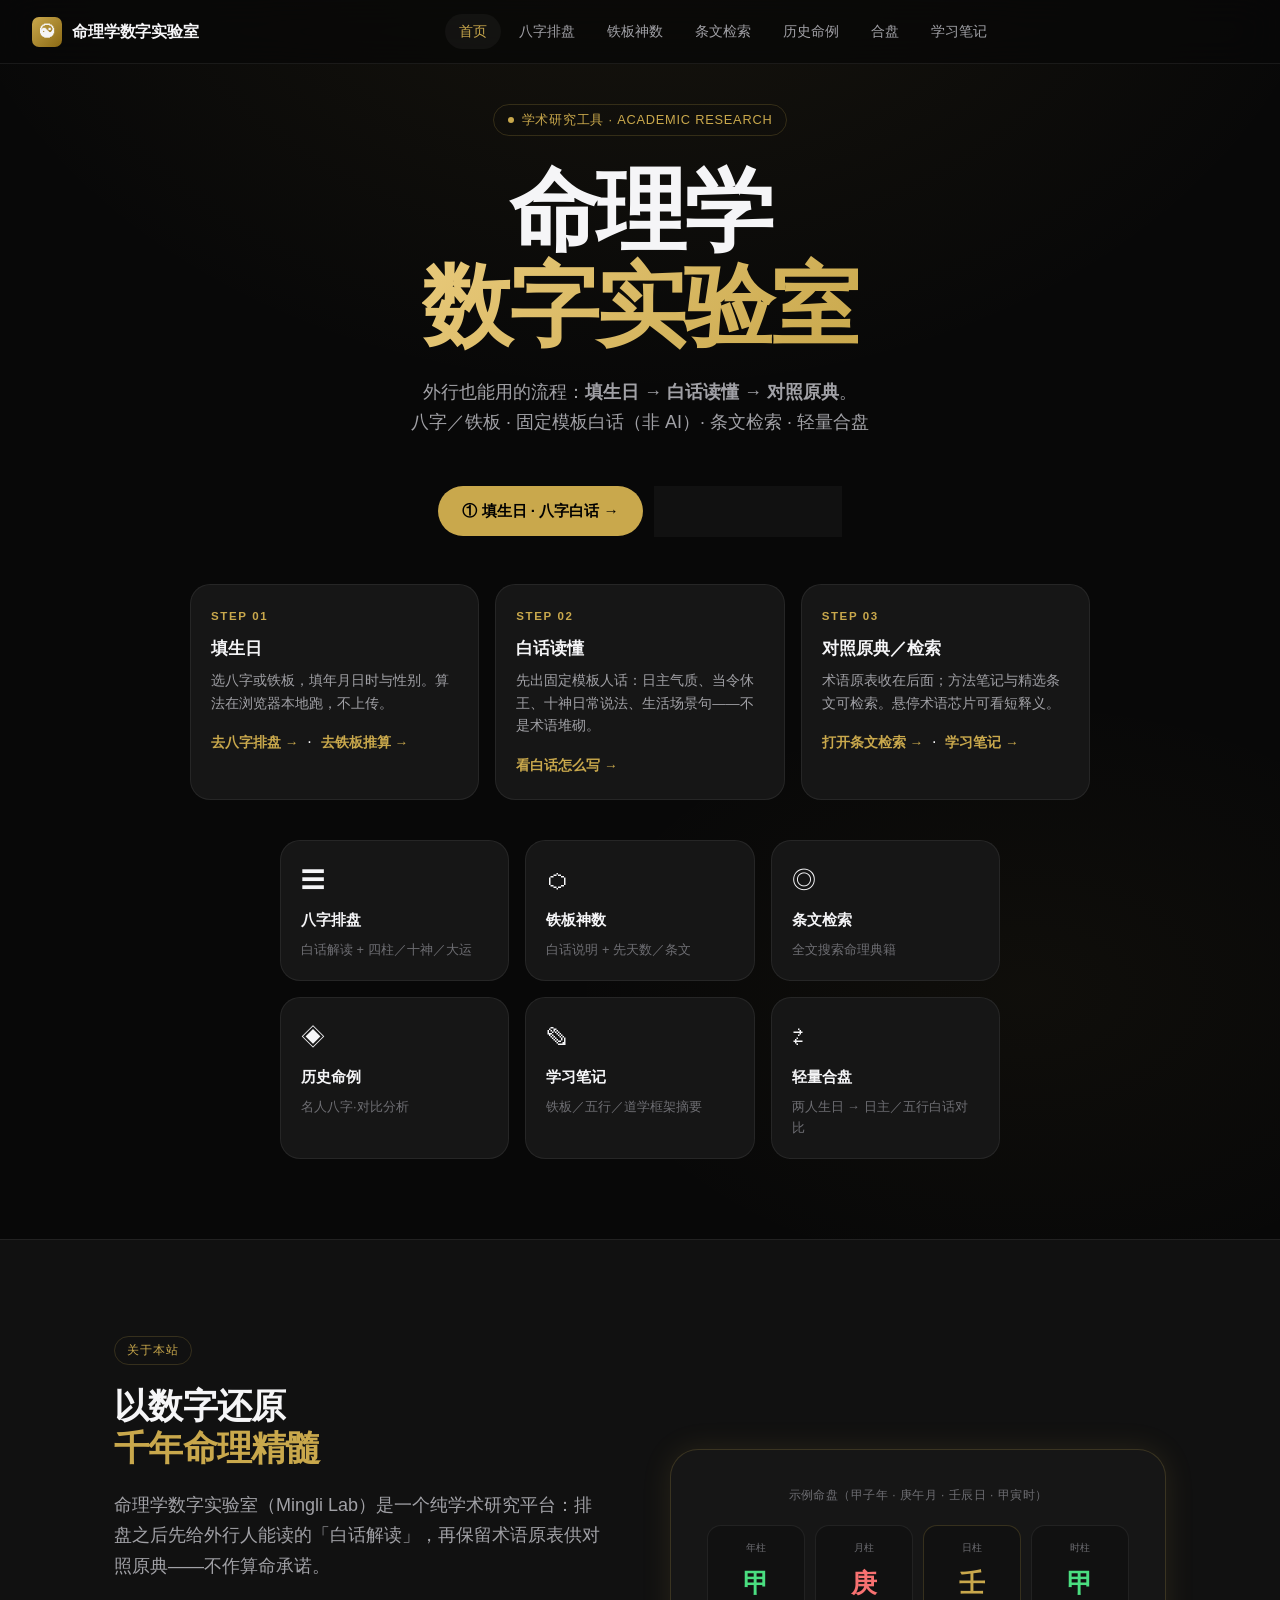
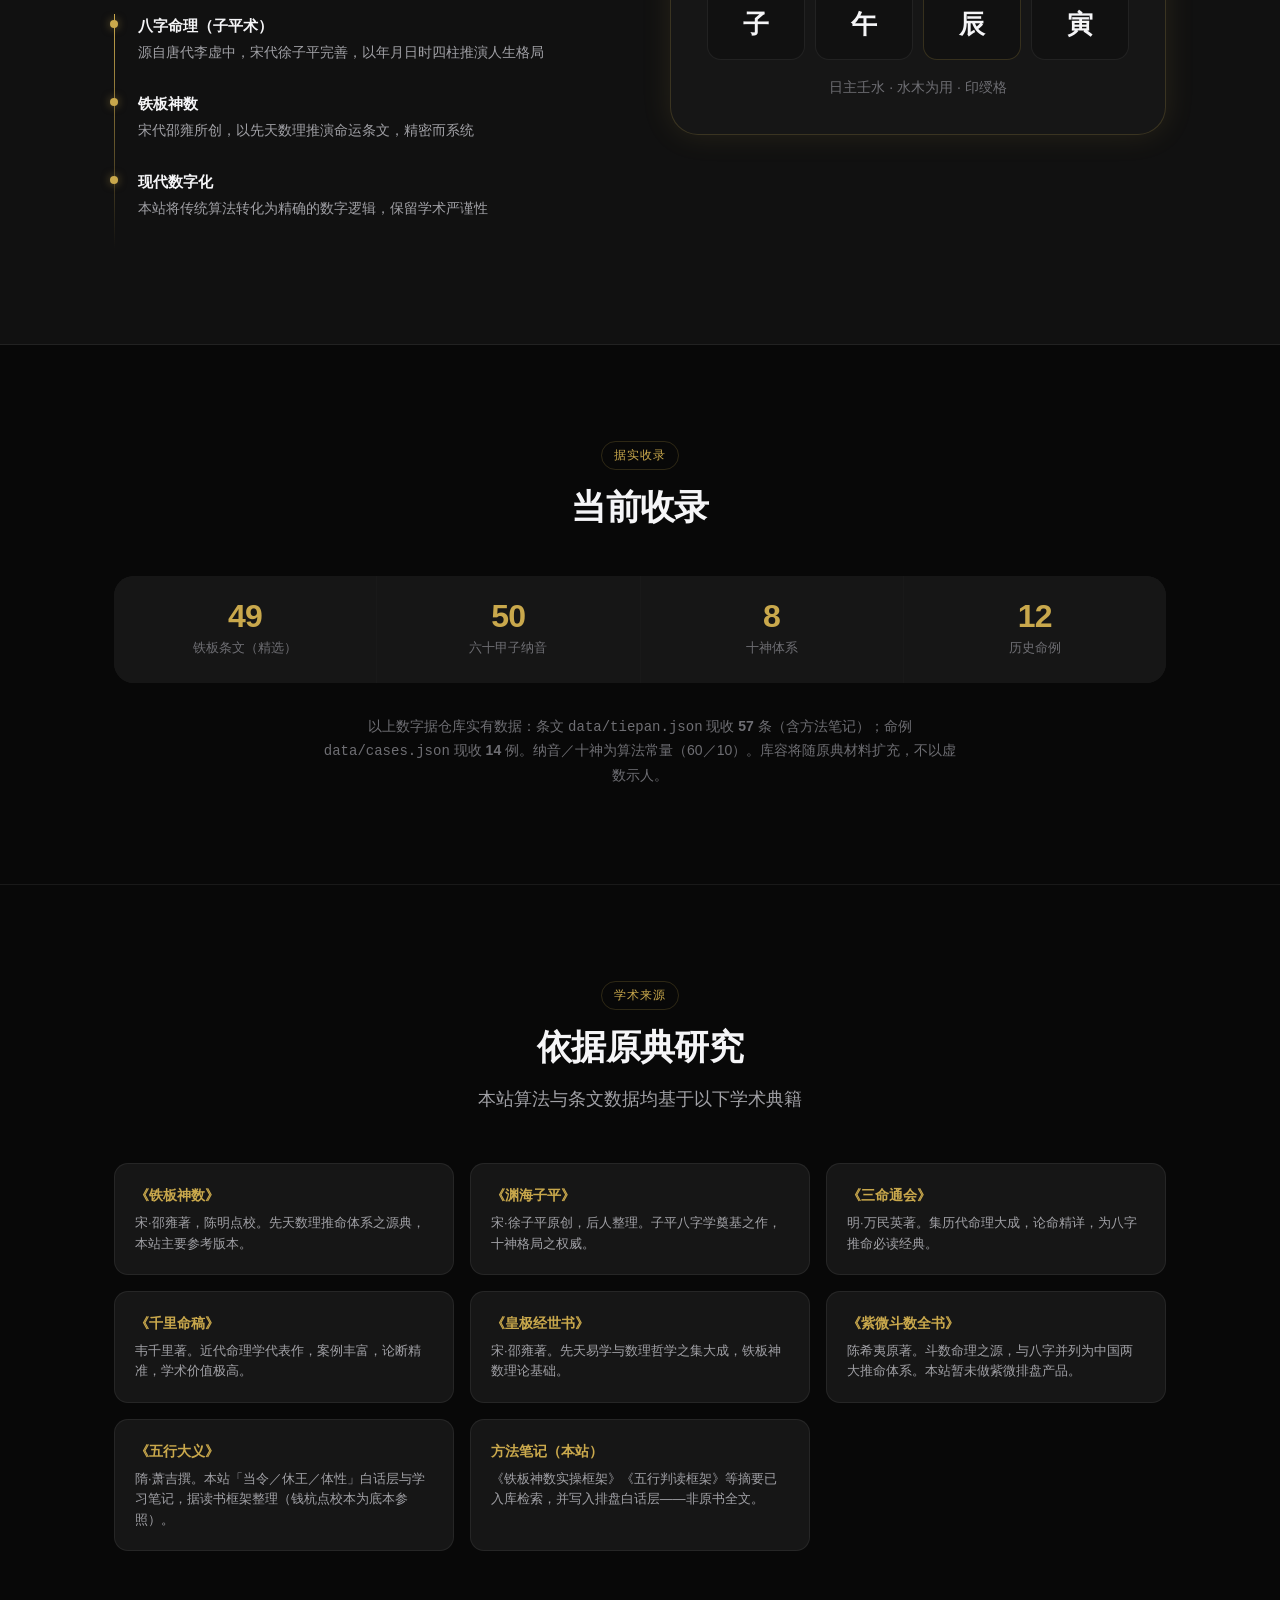
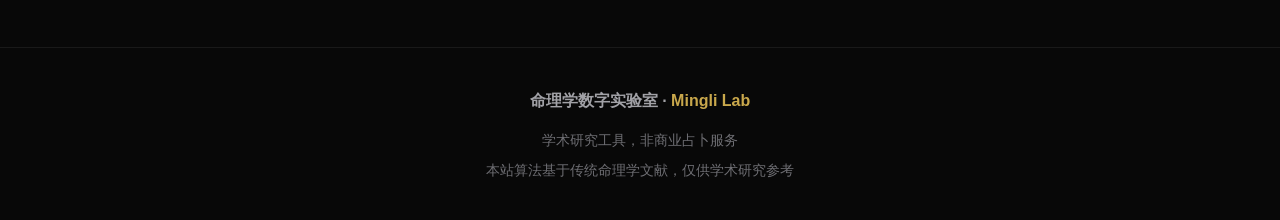
<file: index.html>
<!DOCTYPE html>
<html lang="zh-CN">
<head>
  <meta charset="UTF-8">
  <meta name="viewport" content="width=device-width, initial-scale=1.0">
  <title>命理学数字实验室 · Mingli Lab</title>
  <meta name="description" content="命理实验室：填生日→白话读懂→对照原典。八字／铁板排盘、条文检索、轻量合盘（学术小工具，非算命）">
  <link rel="stylesheet" href="css/style.css">
  <style>
    /* ── 主页专属样式 ── */
    .hero-grid {
      display: grid;
      grid-template-columns: repeat(3, 1fr);
      gap: 16px;
      max-width: 720px;
      margin: 40px auto 0;
      animation: fadeUp 0.6s 0.4s var(--ease) both;
    }
    .mini-card {
      background: var(--bg-card);
      border: 1px solid var(--border);
      border-radius: var(--radius-lg);
      padding: 20px;
      text-align: left;
      text-decoration: none;
      display: flex;
      flex-direction: column;
      gap: 8px;
      transition: all var(--duration) var(--ease);
    }
    .mini-card:hover {
      border-color: var(--border-gold);
      background: var(--bg-card-hover);
      transform: translateY(-2px);
      box-shadow: var(--shadow-gold);
    }
    .mini-card__icon { font-size: 1.5rem; }
    .mini-card__title { font-size: 0.95rem; font-weight: 600; color: var(--text-primary); }
    .mini-card__desc { font-size: 0.8rem; color: var(--text-tertiary); }

    .about-grid {
      display: grid;
      grid-template-columns: 1fr 1fr;
      gap: 60px;
      align-items: center;
    }
    .about-visual {
      background: var(--bg-card);
      border: 1px solid var(--border-gold);
      border-radius: var(--radius-xl);
      padding: 36px;
      text-align: center;
      box-shadow: var(--shadow-gold);
      animation: goldPulse 4s ease infinite;
    }
    .pillars-mini {
      display: grid;
      grid-template-columns: repeat(4, 1fr);
      gap: 10px;
      margin: 0 auto;
    }
    .pillar-mini {
      background: var(--bg-secondary);
      border: 1px solid var(--border);
      border-radius: var(--radius-md);
      padding: 14px 8px;
      text-align: center;
    }
    .pillar-mini .stem { font-size: 1.6rem; font-weight: 700; color: var(--gold); }
    .pillar-mini .branch { font-size: 1.6rem; font-weight: 700; color: var(--text-primary); }
    .pillar-mini .lbl { font-size: 0.65rem; color: var(--text-tertiary); margin-bottom: 6px; }

    .timeline {
      position: relative;
      padding-left: 24px;
    }
    .timeline::before {
      content: '';
      position: absolute;
      left: 0; top: 0; bottom: 0;
      width: 1px;
      background: linear-gradient(to bottom, var(--gold), transparent);
    }
    .timeline-item {
      position: relative;
      padding-bottom: 28px;
    }
    .timeline-item::before {
      content: '';
      position: absolute;
      left: -28px; top: 6px;
      width: 8px; height: 8px;
      border-radius: 50%;
      background: var(--gold);
      box-shadow: 0 0 8px rgba(201,168,76,0.5);
    }
    .timeline-item h4 { font-size: 0.95rem; font-weight: 600; margin-bottom: 4px; }
    .timeline-item p  { font-size: 0.85rem; color: var(--text-secondary); }

    .source-grid {
      display: grid;
      grid-template-columns: repeat(3, 1fr);
      gap: 16px;
    }
    .source-item {
      background: var(--bg-card);
      border: 1px solid var(--border);
      border-radius: var(--radius-md);
      padding: 20px;
    }
    .source-item__title { font-size: 0.9rem; font-weight: 600; margin-bottom: 6px; color: var(--gold); }
    .source-item__desc  { font-size: 0.8rem; color: var(--text-secondary); }
  </style>
</head>
<body>

<!-- ── 导航 ── -->
<nav class="nav">
  <div class="nav__logo">
    <div class="nav__logo-icon">☯</div>
    <span>命理学数字实验室</span>
  </div>
  <ul class="nav__links">
    <li><a href="index.html" class="active">首页</a></li>
    <li><a href="bazi.html">八字排盘</a></li>
    <li><a href="tiepan.html">铁板神数</a></li>
    <li><a href="search.html">条文检索</a></li>
    <li><a href="cases.html">历史命例</a></li>
    <li><a href="hepan.html">合盘</a></li>
    <li><a href="notes.html">学习笔记</a></li>
  </ul>
  <div class="nav-toggle" aria-label="菜单"><span></span><span></span><span></span></div>
</nav>

<!-- ── Hero ── -->
<section class="hero">
  <div class="hero__bg"></div>
  <div class="hero__eyebrow">学术研究工具 · Academic Research</div>
  <h1 class="display-xl hero__title">
    命理学<br><em>数字实验室</em>
  </h1>
  <p class="hero__subtitle">
    外行也能用的流程：<strong>填生日 → 白话读懂 → 对照原典</strong>。<br>
    八字／铁板 · 固定模板白话（非 AI）· 条文检索 · 轻量合盘
  </p>
  <div class="hero__actions">
    <a href="bazi.html" class="btn btn-primary">① 填生日 · 八字白话 →</a>
    <a href="tiepan.html" class="btn btn-secondary">① 填生日 · 铁板白话</a>
  </div>

  <div class="path-steps" style="animation: fadeUp 0.6s 0.35s var(--ease) both;">
    <div class="path-step">
      <div class="path-step__num">STEP 01</div>
      <div class="path-step__title">填生日</div>
      <div class="path-step__desc">选八字或铁板，填年月日时与性别。算法在浏览器本地跑，不上传。</div>
      <a class="path-step__cta" href="bazi.html">去八字排盘 →</a>
      &nbsp;·&nbsp;
      <a class="path-step__cta" href="tiepan.html">去铁板推算 →</a>
    </div>
    <div class="path-step">
      <div class="path-step__num">STEP 02</div>
      <div class="path-step__title">白话读懂</div>
      <div class="path-step__desc">先出固定模板人话：日主气质、当令休王、十神日常说法、生活场景句——不是术语堆砌。</div>
      <a class="path-step__cta" href="bazi.html">看白话怎么写 →</a>
    </div>
    <div class="path-step">
      <div class="path-step__num">STEP 03</div>
      <div class="path-step__title">对照原典／检索</div>
      <div class="path-step__desc">术语原表收在后面；方法笔记与精选条文可检索。悬停术语芯片可看短释义。</div>
      <a class="path-step__cta" href="search.html">打开条文检索 →</a>
      &nbsp;·&nbsp;
      <a class="path-step__cta" href="notes.html">学习笔记 →</a>
    </div>
  </div>

  <!-- 迷你四柱展示 -->
  <div class="hero-grid">
    <a href="bazi.html" class="mini-card">
      <div class="mini-card__icon">☰</div>
      <div class="mini-card__title">八字排盘</div>
      <div class="mini-card__desc">白话解读 + 四柱／十神／大运</div>
    </a>
    <a href="tiepan.html" class="mini-card">
      <div class="mini-card__icon">⬡</div>
      <div class="mini-card__title">铁板神数</div>
      <div class="mini-card__desc">白话说明 + 先天数／条文</div>
    </a>
    <a href="search.html" class="mini-card">
      <div class="mini-card__icon">◎</div>
      <div class="mini-card__title">条文检索</div>
      <div class="mini-card__desc">全文搜索命理典籍</div>
    </a>
    <a href="cases.html" class="mini-card">
      <div class="mini-card__icon">◈</div>
      <div class="mini-card__title">历史命例</div>
      <div class="mini-card__desc">名人八字·对比分析</div>
    </a>
    <a href="notes.html" class="mini-card">
      <div class="mini-card__icon">✎</div>
      <div class="mini-card__title">学习笔记</div>
      <div class="mini-card__desc">铁板／五行／道学框架摘要</div>
    </a>
    <a href="hepan.html" class="mini-card">
      <div class="mini-card__icon">⇄</div>
      <div class="mini-card__title">轻量合盘</div>
      <div class="mini-card__desc">两人生日 → 日主／五行白话对比</div>
    </a>
  </div>
</section>

<!-- ── 关于 ── -->
<section class="section" style="background: var(--bg-secondary); border-top: 1px solid var(--border); border-bottom: 1px solid var(--border);">
  <div class="container">
    <div class="about-grid">
      <div>
        <div class="page-header__label" style="margin-bottom:20px;">关于本站</div>
        <h2 class="display-md" style="margin-bottom:20px;">
          以数字还原<br><span class="text-gold">千年命理精髓</span>
        </h2>
        <p class="body-lg text-secondary" style="margin-bottom:32px;">
          命理学数字实验室（Mingli Lab）是一个纯学术研究平台：排盘之后先给外行人能读的「白话解读」，再保留术语原表供对照原典——不作算命承诺。
        </p>
        <div class="timeline">
          <div class="timeline-item">
            <h4>八字命理（子平术）</h4>
            <p>源自唐代李虚中，宋代徐子平完善，以年月日时四柱推演人生格局</p>
          </div>
          <div class="timeline-item">
            <h4>铁板神数</h4>
            <p>宋代邵雍所创，以先天数理推演命运条文，精密而系统</p>
          </div>
          <div class="timeline-item">
            <h4>现代数字化</h4>
            <p>本站将传统算法转化为精确的数字逻辑，保留学术严谨性</p>
          </div>
        </div>
      </div>

      <div class="about-visual">
        <p class="caption text-tertiary" style="margin-bottom:20px;">示例命盘（甲子年 · 庚午月 · 壬辰日 · 甲寅时）</p>
        <div class="pillars-mini">
          <div class="pillar-mini">
            <div class="lbl">年柱</div>
            <div class="stem" style="color:var(--el-wood, #4ade80)">甲</div>
            <div class="branch">子</div>
          </div>
          <div class="pillar-mini">
            <div class="lbl">月柱</div>
            <div class="stem" style="color:var(--el-fire, #f87171)">庚</div>
            <div class="branch">午</div>
          </div>
          <div class="pillar-mini" style="border-color:var(--border-gold)">
            <div class="lbl">日柱</div>
            <div class="stem" style="color:var(--gold)">壬</div>
            <div class="branch">辰</div>
          </div>
          <div class="pillar-mini">
            <div class="lbl">时柱</div>
            <div class="stem" style="color:var(--el-wood, #4ade80)">甲</div>
            <div class="branch">寅</div>
          </div>
        </div>
        <p class="body-sm text-tertiary" style="margin-top:16px;">日主壬水 · 水木为用 · 印绶格</p>
      </div>
    </div>
  </div>
</section>

<!-- ── 数据统计 ── -->
<section class="section">
  <div class="container">
    <div class="text-center" style="margin-bottom:48px;">
      <div class="page-header__label" style="margin-bottom:16px; display:inline-block">据实收录</div>
      <h2 class="display-md">当前收录</h2>
    </div>
    <div class="stats">
      <div class="stat">
        <div class="stat__num" data-target="57">0</div>
        <div class="stat__label">铁板条文（精选）</div>
      </div>
      <div class="stat">
        <div class="stat__num" data-target="60">0</div>
        <div class="stat__label">六十甲子纳音</div>
      </div>
      <div class="stat">
        <div class="stat__num" data-target="10">0</div>
        <div class="stat__label">十神体系</div>
      </div>
      <div class="stat">
        <div class="stat__num" data-target="14">0</div>
        <div class="stat__label">历史命例</div>
      </div>
    </div>
    <p class="body-sm text-tertiary text-center" style="margin-top:28px;max-width:640px;margin-left:auto;margin-right:auto;line-height:1.7;">
      以上数字据仓库实有数据：条文 <code>data/tiepan.json</code> 现收 <strong>57</strong> 条（含方法笔记）；命例 <code>data/cases.json</code> 现收 <strong>14</strong> 例。纳音／十神为算法常量（60／10）。库容将随原典材料扩充，不以虚数示人。
    </p>
  </div>
</section>

<!-- ── 典籍来源 ── -->
<section class="section" style="border-top: 1px solid var(--border);">
  <div class="container">
    <div class="text-center" style="margin-bottom:48px;">
      <div class="page-header__label" style="margin-bottom:16px; display:inline-block">学术来源</div>
      <h2 class="display-md">依据原典研究</h2>
      <p class="body-lg text-secondary" style="margin-top:16px;">本站算法与条文数据均基于以下学术典籍</p>
    </div>
    <div class="source-grid">
      <div class="source-item">
        <div class="source-item__title">《铁板神数》</div>
        <div class="source-item__desc">宋·邵雍著，陈明点校。先天数理推命体系之源典，本站主要参考版本。</div>
      </div>
      <div class="source-item">
        <div class="source-item__title">《渊海子平》</div>
        <div class="source-item__desc">宋·徐子平原创，后人整理。子平八字学奠基之作，十神格局之权威。</div>
      </div>
      <div class="source-item">
        <div class="source-item__title">《三命通会》</div>
        <div class="source-item__desc">明·万民英著。集历代命理大成，论命精详，为八字推命必读经典。</div>
      </div>
      <div class="source-item">
        <div class="source-item__title">《千里命稿》</div>
        <div class="source-item__desc">韦千里著。近代命理学代表作，案例丰富，论断精准，学术价值极高。</div>
      </div>
      <div class="source-item">
        <div class="source-item__title">《皇极经世书》</div>
        <div class="source-item__desc">宋·邵雍著。先天易学与数理哲学之集大成，铁板神数理论基础。</div>
      </div>
      <div class="source-item">
        <div class="source-item__title">《紫微斗数全书》</div>
        <div class="source-item__desc">陈希夷原著。斗数命理之源，与八字并列为中国两大推命体系。本站暂未做紫微排盘产品。</div>
      </div>
      <div class="source-item">
        <div class="source-item__title">《五行大义》</div>
        <div class="source-item__desc">隋·萧吉撰。本站「当令／休王／体性」白话层与学习笔记，据读书框架整理（钱杭点校本为底本参照）。</div>
      </div>
      <div class="source-item">
        <div class="source-item__title">方法笔记（本站）</div>
        <div class="source-item__desc">《铁板神数实操框架》《五行判读框架》等摘要已入库检索，并写入排盘白话层——非原书全文。</div>
      </div>
    </div>
  </div>
</section>

<!-- ── Footer ── -->
<footer class="footer">
  <div class="container">
    <div class="footer__logo">命理学数字实验室 · <em>Mingli Lab</em></div>
    <p style="margin-bottom:8px;">学术研究工具，非商业占卜服务</p>
    <p>本站算法基于传统命理学文献，仅供学术研究参考</p>
  </div>
</footer>

<script src="js/main.js"></script>
<script>
  // 数字滚动动画
  const stats = document.querySelectorAll('.stat__num[data-target]');
  const observer = new IntersectionObserver(entries => {
    entries.forEach(e => {
      if (e.isIntersecting) {
        ML.animateNumber(e.target, +e.target.dataset.target);
        observer.unobserve(e.target);
      }
    });
  }, { threshold: 0.5 });
  stats.forEach(el => observer.observe(el));
</script>
</body>
</html>
</file>
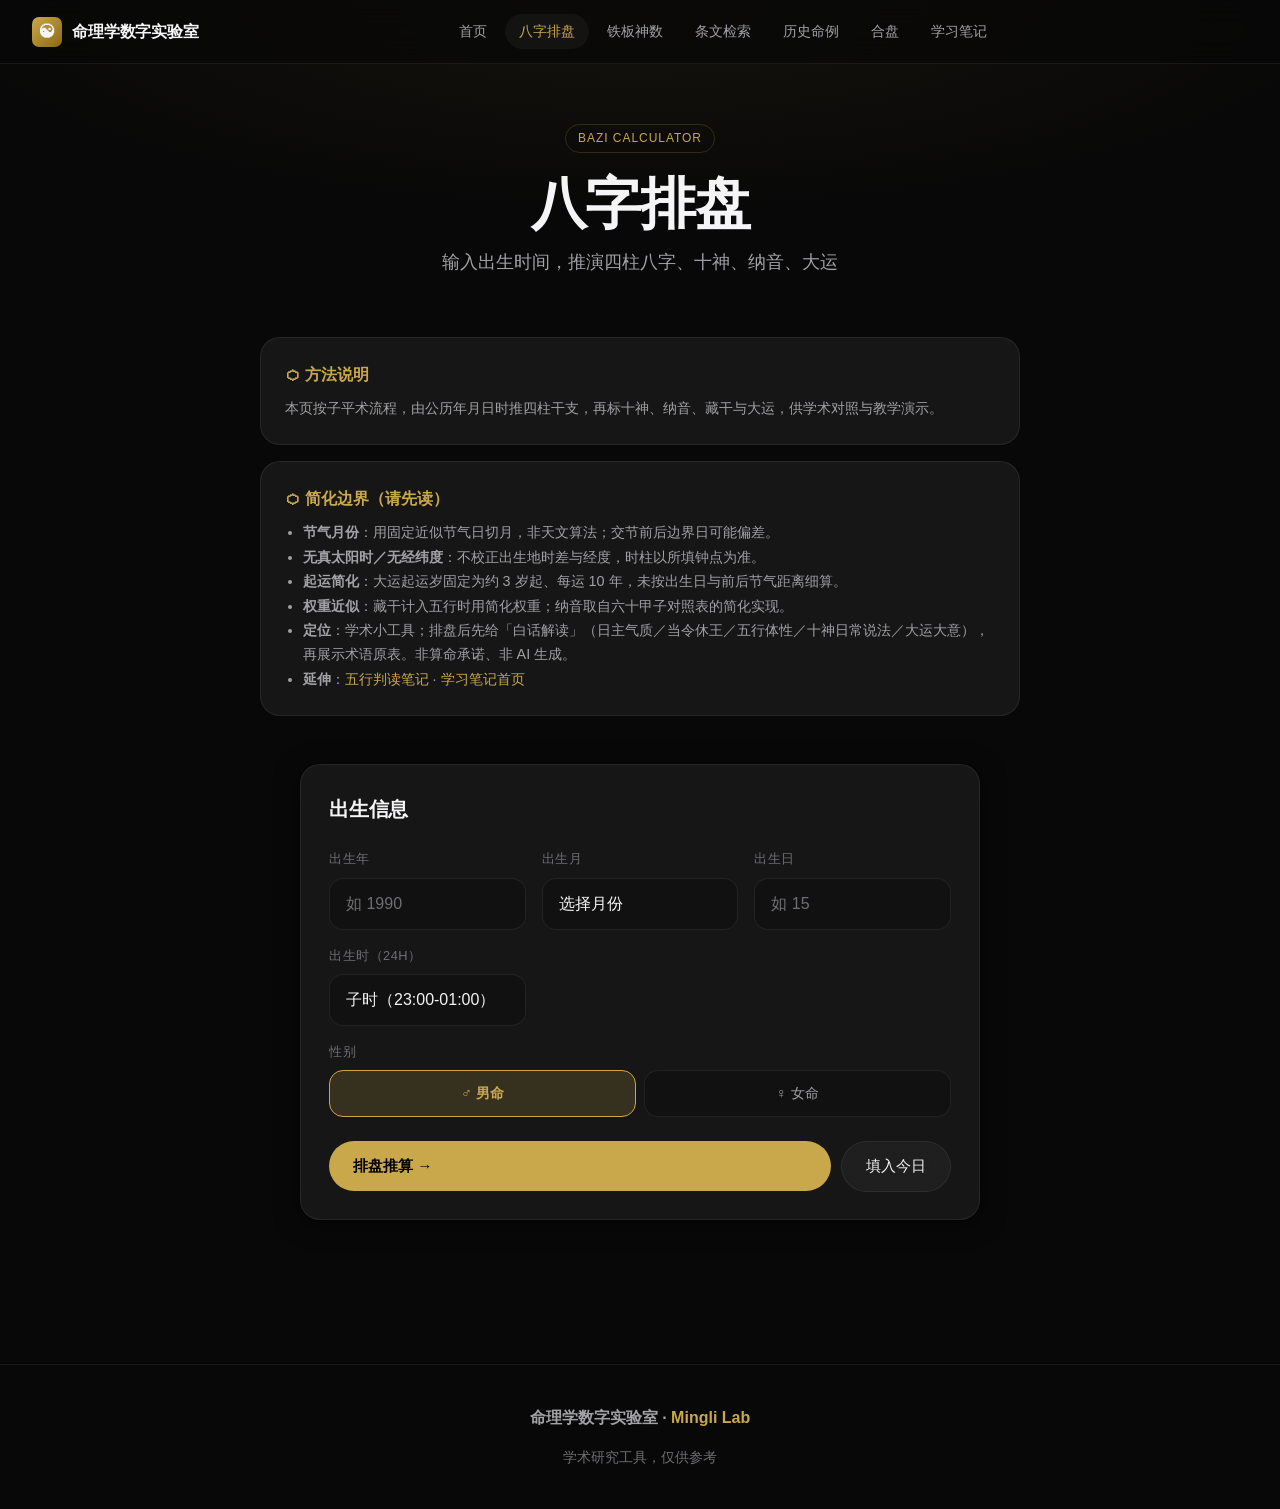
<file: bazi.html>
<!DOCTYPE html>
<html lang="zh-CN">
<head>
  <meta charset="UTF-8">
  <meta name="viewport" content="width=device-width, initial-scale=1.0">
  <title>八字排盘 · 命理学数字实验室</title>
  <link rel="stylesheet" href="css/style.css">
  <style>
    .input-card {
      max-width: 680px;
      margin: 0 auto 48px;
    }

    .about-bazi {
      max-width: 760px;
      margin: 0 auto 48px;
    }
    .method-card {
      background: var(--bg-card);
      border: 1px solid var(--border);
      border-radius: var(--radius-lg);
      padding: 24px;
      margin-bottom: 16px;
    }
    .method-card h4 { font-size: 1rem; font-weight: 600; margin-bottom: 8px; color: var(--gold); }
    .method-card p, .method-card li { font-size: 0.9rem; color: var(--text-secondary); line-height: 1.7; }
    .method-card ul { margin: 8px 0 0 1.1em; padding: 0; }

    /* 白话解读层：与专业盘面区分开 */
    .vernacular-box {
      margin: 0 0 28px;
      padding: 0;
      background: linear-gradient(165deg, rgba(201,168,76,0.10), rgba(245,245,247,0.04) 42%, var(--bg-secondary));
      border-radius: var(--radius-lg);
      border: 1px solid var(--border-gold);
      box-shadow: 0 0 0 1px rgba(201,168,76,0.08), 0 12px 40px rgba(0,0,0,0.18);
      overflow: hidden;
    }
    .vc-banner {
      padding: 22px 22px 16px;
      border-bottom: 1px solid var(--border);
      background: rgba(201,168,76,0.06);
    }
    .vc-kicker {
      font-size: 0.72rem;
      letter-spacing: 0.12em;
      text-transform: uppercase;
      color: var(--gold);
      font-weight: 600;
      margin-bottom: 8px;
    }
    .vc-title {
      font-size: 1.15rem;
      font-weight: 700;
      color: var(--text-primary);
      margin: 0 0 10px;
      line-height: 1.35;
    }
    .vc-lead {
      font-size: 0.92rem;
      color: var(--text-secondary);
      line-height: 1.75;
      margin: 0;
    }
    .vc-section {
      padding: 18px 22px;
      border-bottom: 1px solid var(--border);
    }
    .vc-section:last-child { border-bottom: none; }
    .vc-h {
      font-size: 0.98rem;
      font-weight: 650;
      color: var(--text-primary);
      margin: 0 0 10px;
      line-height: 1.4;
    }
    .vc-sub {
      display: inline-block;
      margin-left: 6px;
      font-size: 0.75rem;
      font-weight: 500;
      color: var(--text-tertiary);
    }
    .vc-section p {
      font-size: 0.9rem;
      color: var(--text-secondary);
      line-height: 1.8;
      margin: 0 0 10px;
    }
    .vc-section p:last-child { margin-bottom: 0; }

    .vc-ol {
      margin: 0 0 10px 1.2em;
      padding: 0;
      font-size: 0.9rem;
      color: var(--text-secondary);
      line-height: 1.8;
    }
    .vc-ol li { margin-bottom: 8px; }
    .vc-soft {
      font-size: 0.82rem !important;
      color: var(--text-tertiary) !important;
      padding: 10px 12px;
      background: rgba(0,0,0,0.18);
      border-radius: var(--radius-sm);
      border-left: 3px solid var(--gold-dim);
    }
    .vc-term {
      display: inline-block;
      padding: 1px 8px;
      margin: 0 2px;
      border-radius: 999px;
      background: var(--gold-dim);
      color: var(--gold);
      font-weight: 650;
      font-size: 0.86rem;
      border: 1px solid var(--border-gold);
    }
    .vc-role {
      display: inline-block;
      margin: 0 4px 0 2px;
      font-size: 0.78rem;
      color: var(--text-tertiary);
    }
    .vc-role::before { content: "→ "; color: var(--gold); opacity: 0.7; }
    .vc-grid {
      display: grid;
      grid-template-columns: 1fr 1fr;
      gap: 10px;
      margin: 14px 0 8px;
    }
    .vc-card {
      padding: 12px 14px;
      background: rgba(0,0,0,0.16);
      border: 1px solid var(--border);
      border-radius: var(--radius-md);
    }
    .vc-card__head { margin-bottom: 6px; }
    .vc-card__body {
      font-size: 0.82rem !important;
      color: var(--text-secondary) !important;
      line-height: 1.65 !important;
      margin: 0 !important;
    }
    .vc-quote {
      margin: 10px 0 12px;
      padding: 14px 16px;
      border-left: 3px solid var(--gold);
      background: rgba(0,0,0,0.2);
      border-radius: 0 var(--radius-sm) var(--radius-sm) 0;
      font-family: 'PingFang SC', 'STSong', 'SimSun', serif;
      font-size: 0.95rem;
      line-height: 1.9;
      color: var(--text-primary);
      letter-spacing: 0.04em;
    }
    .vc-disclaimer ul {
      margin: 8px 0 0 1.1em;
      padding: 0;
    }
    .vc-disclaimer li {
      font-size: 0.85rem;
      color: var(--text-secondary);
      line-height: 1.7;
      margin-bottom: 6px;
    }
    .raw-panel-label {
      display: flex;
      align-items: baseline;
      justify-content: space-between;
      gap: 12px;
      flex-wrap: wrap;
      margin: 8px 0 16px;
      padding-top: 8px;
      border-top: 1px dashed var(--border);
    }
    .raw-panel-label strong {
      font-size: 0.95rem;
      color: var(--text-primary);
    }
    .raw-panel-label span {
      font-size: 0.78rem;
      color: var(--text-tertiary);
    }
    @media (max-width: 640px) {
      .vc-banner, .vc-section { padding-left: 16px; padding-right: 16px; }
      .vc-grid { grid-template-columns: 1fr; }
      .vc-title { font-size: 1.05rem; }
    }
    .gender-toggle {
      display: flex;
      gap: 8px;
    }
    .gender-btn {
      flex: 1;
      padding: 11px;
      border-radius: var(--radius-md);
      border: 1px solid var(--border);
      background: var(--bg-secondary);
      color: var(--text-secondary);
      font-size: 0.9rem;
      transition: all var(--duration) var(--ease);
      cursor: pointer;
    }
    .gender-btn.active {
      border-color: var(--gold);
      background: var(--gold-dim);
      color: var(--gold);
      font-weight: 600;
    }
    .result-section { max-width: 860px; margin: 0 auto; }

    /* 十神标签 */
    .shishen-badge {
      display: inline-block;
      padding: 2px 8px;
      border-radius: var(--radius-pill);
      font-size: 0.7rem;
      font-weight: 600;
      background: var(--gold-dim);
      color: var(--gold);
      border: 1px solid var(--border-gold);
      margin-top: 6px;
    }

    /* 五行条形图 */
    .wx-bars { display: flex; flex-direction: column; gap: 10px; margin-top: 20px; }
    .wx-bar-row { display: flex; align-items: center; gap: 12px; }
    .wx-bar-label { width: 28px; font-size: 0.85rem; font-weight: 600; text-align: right; }
    .wx-bar-track { flex: 1; height: 6px; background: var(--bg-secondary); border-radius: 3px; overflow: hidden; }
    .wx-bar-fill { height: 100%; border-radius: 3px; transition: width 0.8s var(--ease); }
    .wx-bar-val { width: 28px; font-size: 0.8rem; color: var(--text-tertiary); }

    /* 大运表格 */
    .dayun-scroll { overflow-x: auto; }
    .dayun-grid {
      display: flex; gap: 10px; padding-bottom: 8px; min-width: max-content;
    }
    .dayun-item {
      background: var(--bg-secondary);
      border: 1px solid var(--border);
      border-radius: var(--radius-md);
      padding: 14px 16px;
      text-align: center;
      min-width: 80px;
      transition: all var(--duration) var(--ease);
    }
    .dayun-item:hover { border-color: var(--border-gold); }
    .dayun-item__age  { font-size: 0.7rem; color: var(--text-tertiary); margin-bottom: 8px; }
    .dayun-item__stem { font-size: 1.4rem; font-weight: 700; color: var(--gold); line-height: 1; }
    .dayun-item__branch { font-size: 1.4rem; font-weight: 700; color: var(--text-primary); line-height: 1; margin-bottom: 6px; }
    .dayun-item__ss { font-size: 0.65rem; color: var(--text-tertiary); }

    /* 藏干展示 */
    .canggan-row { display: flex; gap: 6px; flex-wrap: wrap; margin-top: 6px; }
    .canggan-tag {
      padding: 2px 8px;
      border-radius: 4px;
      background: var(--bg-secondary);
      border: 1px solid var(--border);
      font-size: 0.75rem;
      color: var(--text-secondary);
    }

    /* Tab */
    .tabs {
      display: flex; gap: 4px;
      background: var(--bg-secondary);
      border-radius: var(--radius-pill);
      padding: 4px;
      margin-bottom: 28px;
    }
    .tab-btn {
      flex: 1; padding: 8px 16px;
      border-radius: var(--radius-pill);
      font-size: 0.85rem;
      color: var(--text-secondary);
      transition: all var(--duration) var(--ease);
      text-align: center;
    }
    .tab-btn.active {
      background: var(--bg-card);
      color: var(--text-primary);
      border: 1px solid var(--border);
    }
    .tab-panel { display: none; }
    .tab-panel.active { display: block; animation: fadeIn 0.3s ease; }

    @media (max-width: 600px) {
      .pillars { grid-template-columns: repeat(2, 1fr); }
    }
  </style>
</head>
<body>

<nav class="nav">
  <div class="nav__logo">
    <div class="nav__logo-icon">☯</div>
    <span>命理学数字实验室</span>
  </div>
  <ul class="nav__links">
    <li><a href="index.html">首页</a></li>
    <li><a href="bazi.html" class="active">八字排盘</a></li>
    <li><a href="tiepan.html">铁板神数</a></li>
    <li><a href="search.html">条文检索</a></li>
    <li><a href="cases.html">历史命例</a></li>
    <li><a href="hepan.html">合盘</a></li>
    <li><a href="notes.html">学习笔记</a></li>
  </ul>
  <div class="nav-toggle"><span></span><span></span><span></span></div>
</nav>

<div class="page-header">
  <div class="page-header__label">BaZi Calculator</div>
  <h1 class="display-lg">八字排盘</h1>
  <p class="body-lg text-secondary" style="margin-top:12px; max-width:480px; margin-left:auto; margin-right:auto;">
    输入出生时间，推演四柱八字、十神、纳音、大运
  </p>
</div>

<main style="padding: 0 0 96px;">
  <div class="container">

    <!-- 方法／简化边界 -->
    <div class="about-bazi">
      <div class="method-card">
        <h4>⬡ 方法说明</h4>
        <p>本页按子平术流程，由公历年月日时推四柱干支，再标十神、纳音、藏干与大运，供学术对照与教学演示。</p>
      </div>
      <div class="method-card">
        <h4>⬡ 简化边界（请先读）</h4>
        <ul>
          <li><strong>节气月份</strong>：用固定近似节气日切月，非天文算法；交节前后边界日可能偏差。</li>
          <li><strong>无真太阳时／无经纬度</strong>：不校正出生地时差与经度，时柱以所填钟点为准。</li>
          <li><strong>起运简化</strong>：大运起运岁固定为约 3 岁起、每运 10 年，未按出生日与前后节气距离细算。</li>
          <li><strong>权重近似</strong>：藏干计入五行时用简化权重；纳音取自六十甲子对照表的简化实现。</li>
          <li><strong>定位</strong>：学术小工具；排盘后先给「白话解读」（日主气质／当令休王／五行体性／十神日常说法／大运大意），再展示术语原表。非算命承诺、非 AI 生成。</li>
          <li><strong>延伸</strong>：<a href="notes-wuxing.html" style="color:var(--gold)">五行判读笔记</a> · <a href="notes.html" style="color:var(--gold)">学习笔记首页</a></li>
        </ul>
      </div>
    </div>

    <!-- 输入表单 -->
    <div class="card input-card">
      <h2 class="headline" style="margin-bottom:24px;">出生信息</h2>
      <div class="form-row" style="margin-bottom:16px;">
        <div class="form-group">
          <label class="form-label">出生年</label>
          <input class="form-input" id="inp-year" type="number" min="100" max="2100" placeholder="如 1990" data-today="year">
        </div>
        <div class="form-group">
          <label class="form-label">出生月</label>
          <select class="form-select" id="inp-month">
            <option value="">选择月份</option>
            <option value="1">1月（正月）</option>
            <option value="2">2月（二月）</option>
            <option value="3">3月（三月）</option>
            <option value="4">4月（四月）</option>
            <option value="5">5月（五月）</option>
            <option value="6">6月（六月）</option>
            <option value="7">7月（七月）</option>
            <option value="8">8月（八月）</option>
            <option value="9">9月（九月）</option>
            <option value="10">10月（十月）</option>
            <option value="11">11月（十一月）</option>
            <option value="12">12月（十二月）</option>
          </select>
        </div>
        <div class="form-group">
          <label class="form-label">出生日</label>
          <input class="form-input" id="inp-day" type="number" min="1" max="31" placeholder="如 15" data-today="day">
        </div>
        <div class="form-group">
          <label class="form-label">出生时（24h）</label>
          <select class="form-select" id="inp-hour">
            <option value="23">子时（23:00-01:00）</option>
            <option value="1">丑时（01:00-03:00）</option>
            <option value="3">寅时（03:00-05:00）</option>
            <option value="5">卯时（05:00-07:00）</option>
            <option value="7">辰时（07:00-09:00）</option>
            <option value="9">巳时（09:00-11:00）</option>
            <option value="11">午时（11:00-13:00）</option>
            <option value="13">未时（13:00-15:00）</option>
            <option value="15">申时（15:00-17:00）</option>
            <option value="17">酉时（17:00-19:00）</option>
            <option value="19">戌时（19:00-21:00）</option>
            <option value="21">亥时（21:00-23:00）</option>
          </select>
        </div>
      </div>
      <div class="form-group" style="margin-bottom:24px;">
        <label class="form-label">性别</label>
        <div class="gender-toggle">
          <button class="gender-btn active" data-gender="male">♂ 男命</button>
          <button class="gender-btn" data-gender="female">♀ 女命</button>
        </div>
      </div>
      <div style="display:flex; gap:10px; flex-wrap:wrap;">
        <button class="btn btn-primary" id="btn-calc" style="flex:1">排盘推算 →</button>
        <button class="btn btn-secondary" id="btn-today">填入今日</button>
      </div>
    </div>

    <!-- 结果区 -->
    <div id="result" class="result-section hidden">
      <div class="result-panel">
        <div style="display:flex; justify-content:space-between; align-items:center; margin-bottom:20px; flex-wrap:wrap; gap:12px;">
          <div>
            <h2 class="headline" id="res-title">八字命盘</h2>
            <p class="body-sm text-tertiary" id="res-subtitle"></p>
          </div>
          <button class="btn btn-ghost" onclick="copyResult()">复制命盘</button>
        </div>

        <!-- 白话解读：放在专业盘面之前 -->
        <div class="vernacular-box" id="vernacular-box">
          <div id="vernacular-content"></div>
        </div>

        <div class="raw-panel-label">
          <strong>专业盘面（术语原表）</strong>
          <span>需要对照原典或细项时再往下看</span>
        </div>

        <!-- Tabs -->
        <div class="tabs">
          <div class="tab-btn active" data-tab="pillars">四柱八字</div>
          <div class="tab-btn" data-tab="shishen">十神分析</div>
          <div class="tab-btn" data-tab="wuxing">五行统计</div>
          <div class="tab-btn" data-tab="dayun">大运推算</div>
        </div>

        <!-- Tab: 四柱 -->
        <div class="tab-panel active" id="tab-pillars">
          <div class="pillars" id="pillars-grid"></div>
          <div style="margin-top:24px; padding:20px; background:var(--bg-secondary); border-radius:var(--radius-md);">
            <div class="body-sm text-tertiary" id="res-nayin"></div>
          </div>
        </div>

        <!-- Tab: 十神 -->
        <div class="tab-panel" id="tab-shishen">
          <div id="shishen-content"></div>
        </div>

        <!-- Tab: 五行 -->
        <div class="tab-panel" id="tab-wuxing">
          <div id="wuxing-content"></div>
        </div>

        <!-- Tab: 大运 -->
        <div class="tab-panel" id="tab-dayun">
          <p class="body-sm text-secondary" style="margin-bottom:16px;" id="dayun-desc"></p>
          <div class="dayun-scroll">
            <div class="dayun-grid" id="dayun-grid"></div>
          </div>
          <p class="body-sm text-tertiary" style="margin-top:16px;">注：起运年龄为简化值（约 3 岁起、每运 10 年）；精确起运需依出生前后节气距离与真太阳时推算——本站暂未实现。</p>
        </div>
      </div>
    </div>

  </div>
</main>

<footer class="footer">
  <div class="container">
    <div class="footer__logo">命理学数字实验室 · <em>Mingli Lab</em></div>
    <p>学术研究工具，仅供参考</p>
  </div>
</footer>

<script src="js/bazi.js"></script>
<script src="js/vernacular.js"></script>
<script src="js/main.js"></script>
<script>
  let currentResult = null;
  let isMale = true;

  // 性别切换
  document.querySelectorAll('.gender-btn').forEach(btn => {
    btn.addEventListener('click', () => {
      document.querySelectorAll('.gender-btn').forEach(b => b.classList.remove('active'));
      btn.classList.add('active');
      isMale = btn.dataset.gender === 'male';
    });
  });

  // 今日按钮
  document.getElementById('btn-today').addEventListener('click', () => {
    const now = new Date();
    document.getElementById('inp-year').value  = now.getFullYear();
    document.getElementById('inp-month').value = now.getMonth() + 1;
    document.getElementById('inp-day').value   = now.getDate();
    const h = now.getHours();
    // 选择对应时辰
    const hourSel = document.getElementById('inp-hour');
    let bestHour = 23;
    if      (h >= 1  && h < 3)  bestHour = 1;
    else if (h >= 3  && h < 5)  bestHour = 3;
    else if (h >= 5  && h < 7)  bestHour = 5;
    else if (h >= 7  && h < 9)  bestHour = 7;
    else if (h >= 9  && h < 11) bestHour = 9;
    else if (h >= 11 && h < 13) bestHour = 11;
    else if (h >= 13 && h < 15) bestHour = 13;
    else if (h >= 15 && h < 17) bestHour = 15;
    else if (h >= 17 && h < 19) bestHour = 17;
    else if (h >= 19 && h < 21) bestHour = 19;
    else if (h >= 21 && h < 23) bestHour = 21;
    hourSel.value = bestHour;
  });

  // Tab 切换
  document.querySelectorAll('.tab-btn').forEach(btn => {
    btn.addEventListener('click', () => {
      const tab = btn.dataset.tab;
      document.querySelectorAll('.tab-btn').forEach(b => b.classList.remove('active'));
      document.querySelectorAll('.tab-panel').forEach(p => p.classList.remove('active'));
      btn.classList.add('active');
      document.getElementById(`tab-${tab}`).classList.add('active');
    });
  });

  // 排盘
  document.getElementById('btn-calc').addEventListener('click', calculate);

  function calculate() {
    const year  = +document.getElementById('inp-year').value;
    const month = +document.getElementById('inp-month').value;
    const day   = +document.getElementById('inp-day').value;
    const hour  = +document.getElementById('inp-hour').value;

    if (!year || !month || !day) { ML.toast('请填写完整出生信息', 'error'); return; }
    if (year < 100 || year > 2100) { ML.toast('请输入有效年份（100-2100）', 'error'); return; }

    const r = BAZI.calculate(year, month, day, hour, isMale);
    currentResult = r;
    renderResult(r);
    document.getElementById('result').classList.remove('hidden');
    document.getElementById('result').scrollIntoView({ behavior: 'smooth', block: 'start' });
  }

  function renderResult(r) {
    const { pillars, daymaster, wxCount, dayuns } = r;
    const genderTxt = r.input.male ? '男命' : '女命';

    document.getElementById('res-title').textContent = `${pillars[2].stem}${pillars[2].branch}日 · ${genderTxt}`;
    document.getElementById('res-subtitle').textContent =
      `${r.input.year}年${r.input.month}月${r.input.day}日 · 日主${daymaster.stem}（${daymaster.wx}）`;

    // ── 四柱 ──
    const labels = ['年柱','月柱','日柱','时柱'];
    const grid = document.getElementById('pillars-grid');
    grid.innerHTML = pillars.map((p, i) => `
      <div class="pillar">
        <div class="pillar__label">${p.label}</div>
        <div class="pillar__stem" style="color:${ML.WX_COLOR[p.stemWX] || 'var(--gold)'}">${p.stem}</div>
        <div class="pillar__branch">${p.branch}</div>
        <div class="pillar__element">
          <span style="color:${ML.WX_COLOR[p.stemWX]}">${p.stemWX}${p.stemYY}</span>
          <span class="text-tertiary"> / </span>
          <span style="color:${ML.WX_COLOR[p.branchWX]}">${p.branchWX}</span>
        </div>
        ${i !== 2 ? `<div class="shishen-badge">${p.shishenStem}</div>` : '<div class="shishen-badge" style="background:rgba(245,245,247,0.08);color:var(--text-secondary);border-color:var(--border)">日主</div>'}
        <div class="canggan-row">
          ${(p.canggan||[]).map(([g, w]) => `<span class="canggan-tag" style="color:${ML.WX_COLOR[BAZI.WUXING_TG[BAZI.TIANGAN.indexOf(g)]]}">${g}(${w})</span>`).join('')}
        </div>
      </div>
    `).join('');

    document.getElementById('res-nayin').innerHTML =
      pillars.map(p => `<span style="margin-right:24px;"><span class="text-secondary">${p.label}纳音：</span>${p.nayin || '—'}</span>`).join('');

    // ── 十神分析 ──
    const shishenContent = document.getElementById('shishen-content');
    shishenContent.innerHTML = `
      <div style="background:var(--bg-secondary);border-radius:var(--radius-md);padding:20px;margin-bottom:20px;">
        <p class="caption text-tertiary" style="margin-bottom:8px;">日主 · 命主五行</p>
        <p style="font-size:1.1rem;font-weight:600;">
          ${daymaster.stem}
          <span style="color:${ML.WX_COLOR[daymaster.wx]}">${daymaster.wx}</span>
          <span class="text-secondary">${daymaster.yy}</span>
        </p>
      </div>
      <div class="table-wrap">
        <table>
          <thead><tr>
            <th>柱</th><th>天干</th><th>五行</th><th>十神（干）</th>
            <th>地支</th><th>藏干主气</th><th>十神（支）</th>
          </tr></thead>
          <tbody>
            ${pillars.map(p => `
              <tr>
                <td class="text-tertiary">${p.label}</td>
                <td style="font-weight:600;color:${ML.WX_COLOR[p.stemWX]}">${p.stem}</td>
                <td><span style="color:${ML.WX_COLOR[p.stemWX]}">${p.stemWX}</span></td>
                <td><span class="tag tag-gold">${p.shishenStem}</span></td>
                <td style="font-weight:600">${p.branch}</td>
                <td style="color:${ML.WX_COLOR[BAZI.WUXING_TG[BAZI.TIANGAN.indexOf((p.canggan||[['']])[0][0])]]}">${(p.canggan||[['']])[0][0] || '—'}</td>
                <td><span class="tag">${p.shishenBranch || '—'}</span></td>
              </tr>
            `).join('')}
          </tbody>
        </table>
      </div>
      <div style="margin-top:24px;">
        <p class="caption text-tertiary" style="margin-bottom:12px;">十神释义</p>
        <div style="display:grid;grid-template-columns:1fr 1fr;gap:8px;">
          ${Object.entries(BAZI.SHISHEN_DESC).map(([k, v]) => `
            <div style="padding:12px;background:var(--bg-secondary);border-radius:var(--radius-sm);">
              <span class="text-gold" style="font-weight:600;font-size:0.85rem;">${k}</span>
              <span class="text-secondary" style="font-size:0.8rem;margin-left:8px;">${v}</span>
            </div>
          `).join('')}
        </div>
      </div>
    `;

    // ── 五行 ──
    const total = Object.values(wxCount).reduce((a, b) => a + b, 0);
    const wxContent = document.getElementById('wuxing-content');
    wxContent.innerHTML = `
      <div style="background:var(--bg-secondary);border-radius:var(--radius-md);padding:24px;margin-bottom:24px;">
        <p class="caption text-tertiary" style="margin-bottom:16px;">五行分布（含藏干权重）</p>
        <div class="wx-bars">
          ${['木','火','土','金','水'].map(wx => {
            const val = wxCount[wx] || 0;
            const pct = total > 0 ? (val / total * 100).toFixed(0) : 0;
            return `
              <div class="wx-bar-row">
                <div class="wx-bar-label" style="color:${ML.WX_COLOR[wx]}">${wx}</div>
                <div class="wx-bar-track">
                  <div class="wx-bar-fill" style="width:${pct}%;background:${ML.WX_COLOR[wx]}"></div>
                </div>
                <div class="wx-bar-val">${val}</div>
              </div>`;
          }).join('')}
        </div>
      </div>
      <div style="padding:20px;background:var(--bg-secondary);border-radius:var(--radius-md);">
        <p class="caption text-tertiary" style="margin-bottom:12px;">五行含义</p>
        <div style="display:flex;flex-direction:column;gap:8px;">
          ${Object.entries(BAZI.WX_DESC).map(([wx, desc]) => `
            <div style="display:flex;gap:12px;align-items:baseline;">
              <span style="color:${ML.WX_COLOR[wx]};font-weight:700;width:16px">${wx}</span>
              <span class="body-sm text-secondary">${desc}</span>
            </div>
          `).join('')}
        </div>
      </div>
    `;

    // ── 白话解读（固定模板，非 AI；置于专业盘面之前） ──
    document.getElementById('vernacular-content').innerHTML = VERNACULAR.renderBazi(r);

    // ── 大运 ──
    const fwd = (r.input.male && r.pillars[0].stemIdx % 2 === 0) ||
                (!r.input.male && r.pillars[0].stemIdx % 2 !== 0);
    document.getElementById('dayun-desc').textContent =
      `${genderTxt} · ${pillars[0].stem}${pillars[0].stemIdx % 2 === 0 ? '阳' : '阴'}年 · ${fwd ? '顺行' : '逆行'}大运`;

    const dayunGrid = document.getElementById('dayun-grid');
    dayunGrid.innerHTML = dayuns.map(d => `
      <div class="dayun-item">
        <div class="dayun-item__age">${d.startAge}岁起</div>
        <div class="dayun-item__stem" style="color:${ML.WX_COLOR[d.stemWX]}">${d.stem}</div>
        <div class="dayun-item__branch">${d.branch}</div>
        <div class="dayun-item__ss">${d.shishen}</div>
      </div>
    `).join('');
  }

    function copyResult() {
    if (!currentResult) return;
    const r = currentResult;
    const dm = (VERNACULAR.DAYMASTER_PLAIN || {})[r.daymaster.stem] || {};
    const entries = Object.entries(r.wxCount).sort((a,b)=>b[1]-a[1]);
    const strong = entries[0] ? entries[0][0] : '';
    const weak = entries.length ? entries[entries.length-1][0] : '';
    const text = `命理实验室 · 八字白话摘要（固定模板·非AI）
出生：${r.input.year}年${r.input.month}月${r.input.day}日 ${r.input.male?'男':'女'}命
四柱：${r.pillars.map(p => p.stem + p.branch).join(' ')}
日主：${r.daymaster.stem}（${r.daymaster.wx}）——${dm.vibe || ''}
生活提示：${dm.tip || ''}
五行偏旺／偏弱：${strong} / ${weak}
计数：${Object.entries(r.wxCount).map(([k,v])=>`${k}:${v}`).join(' ')}
说明：学术对照用，非算命承诺。详见 https://wangdw.xyz/mingli-lab/`;
    ML.copyToClipboard(text);
    if (ML.toast) ML.toast('已复制白话摘要', 'ok');
  }
</script>
</body>
</html>
</file>
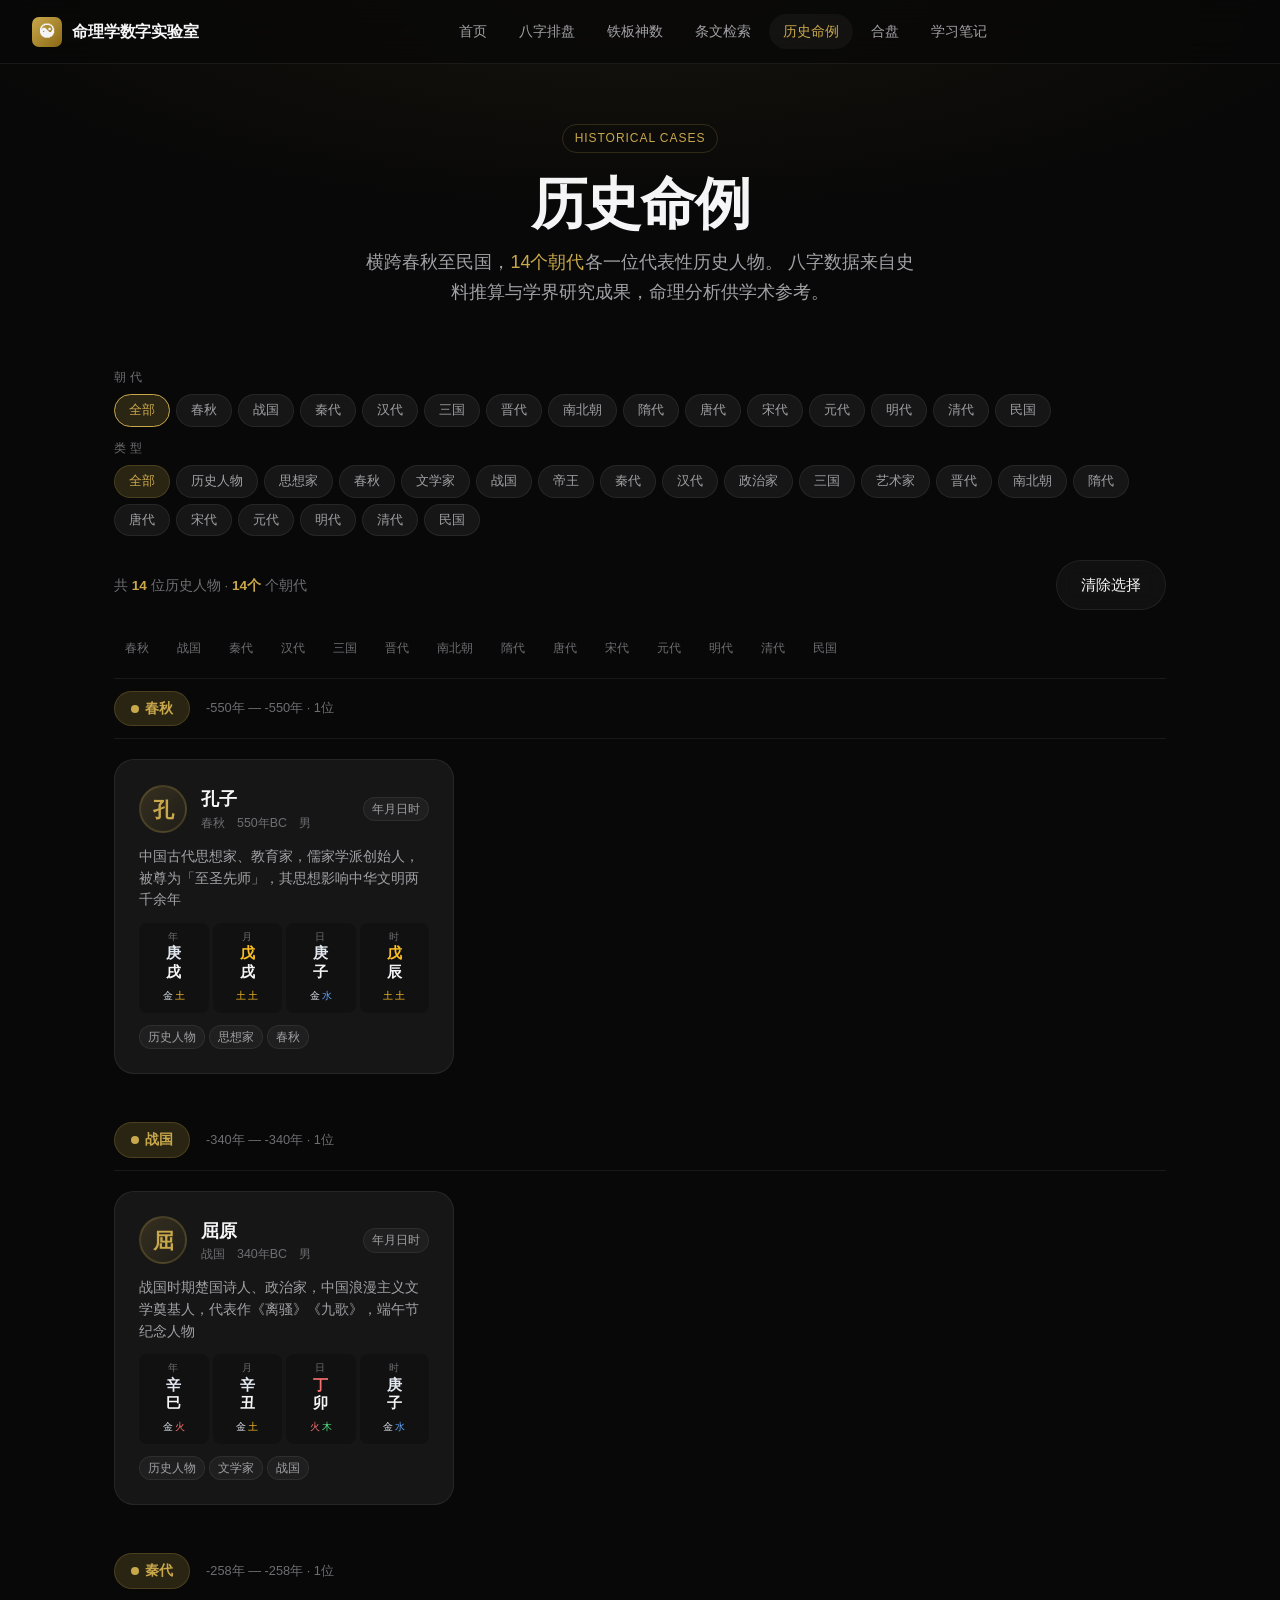
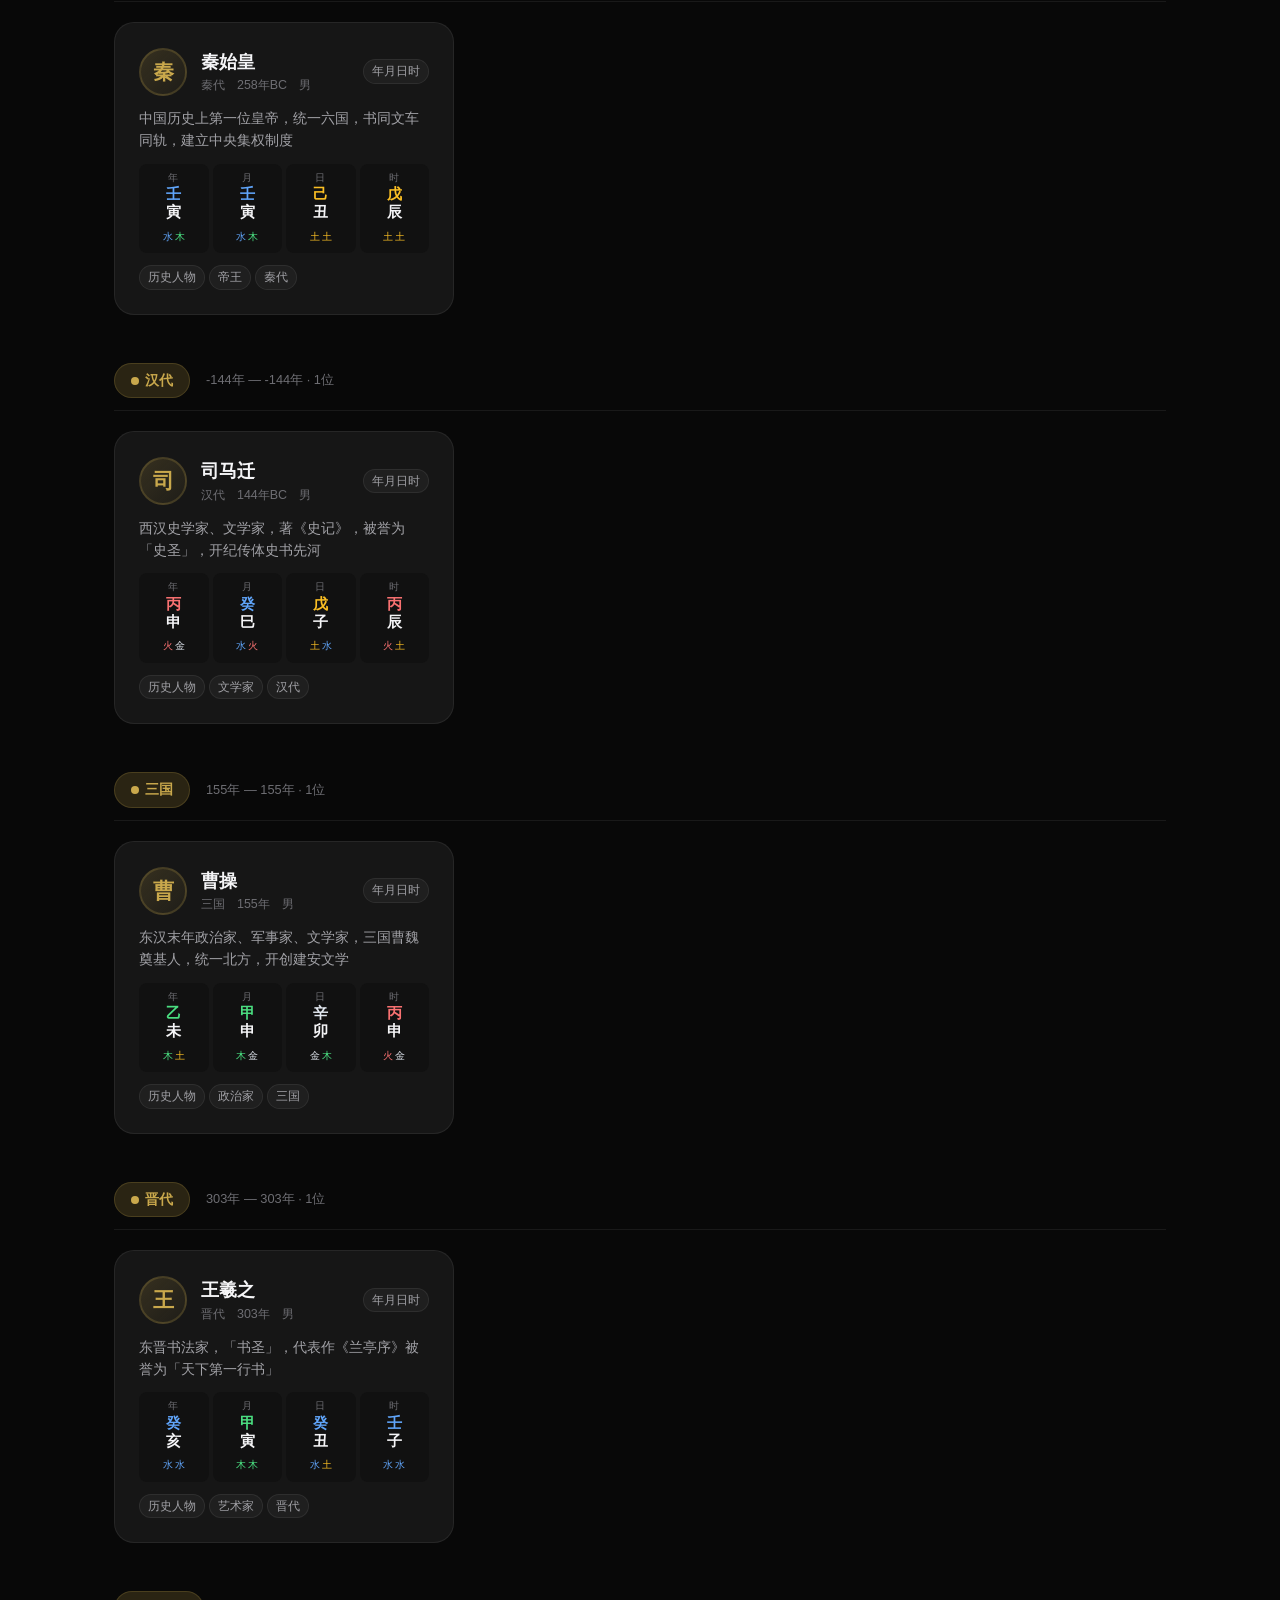
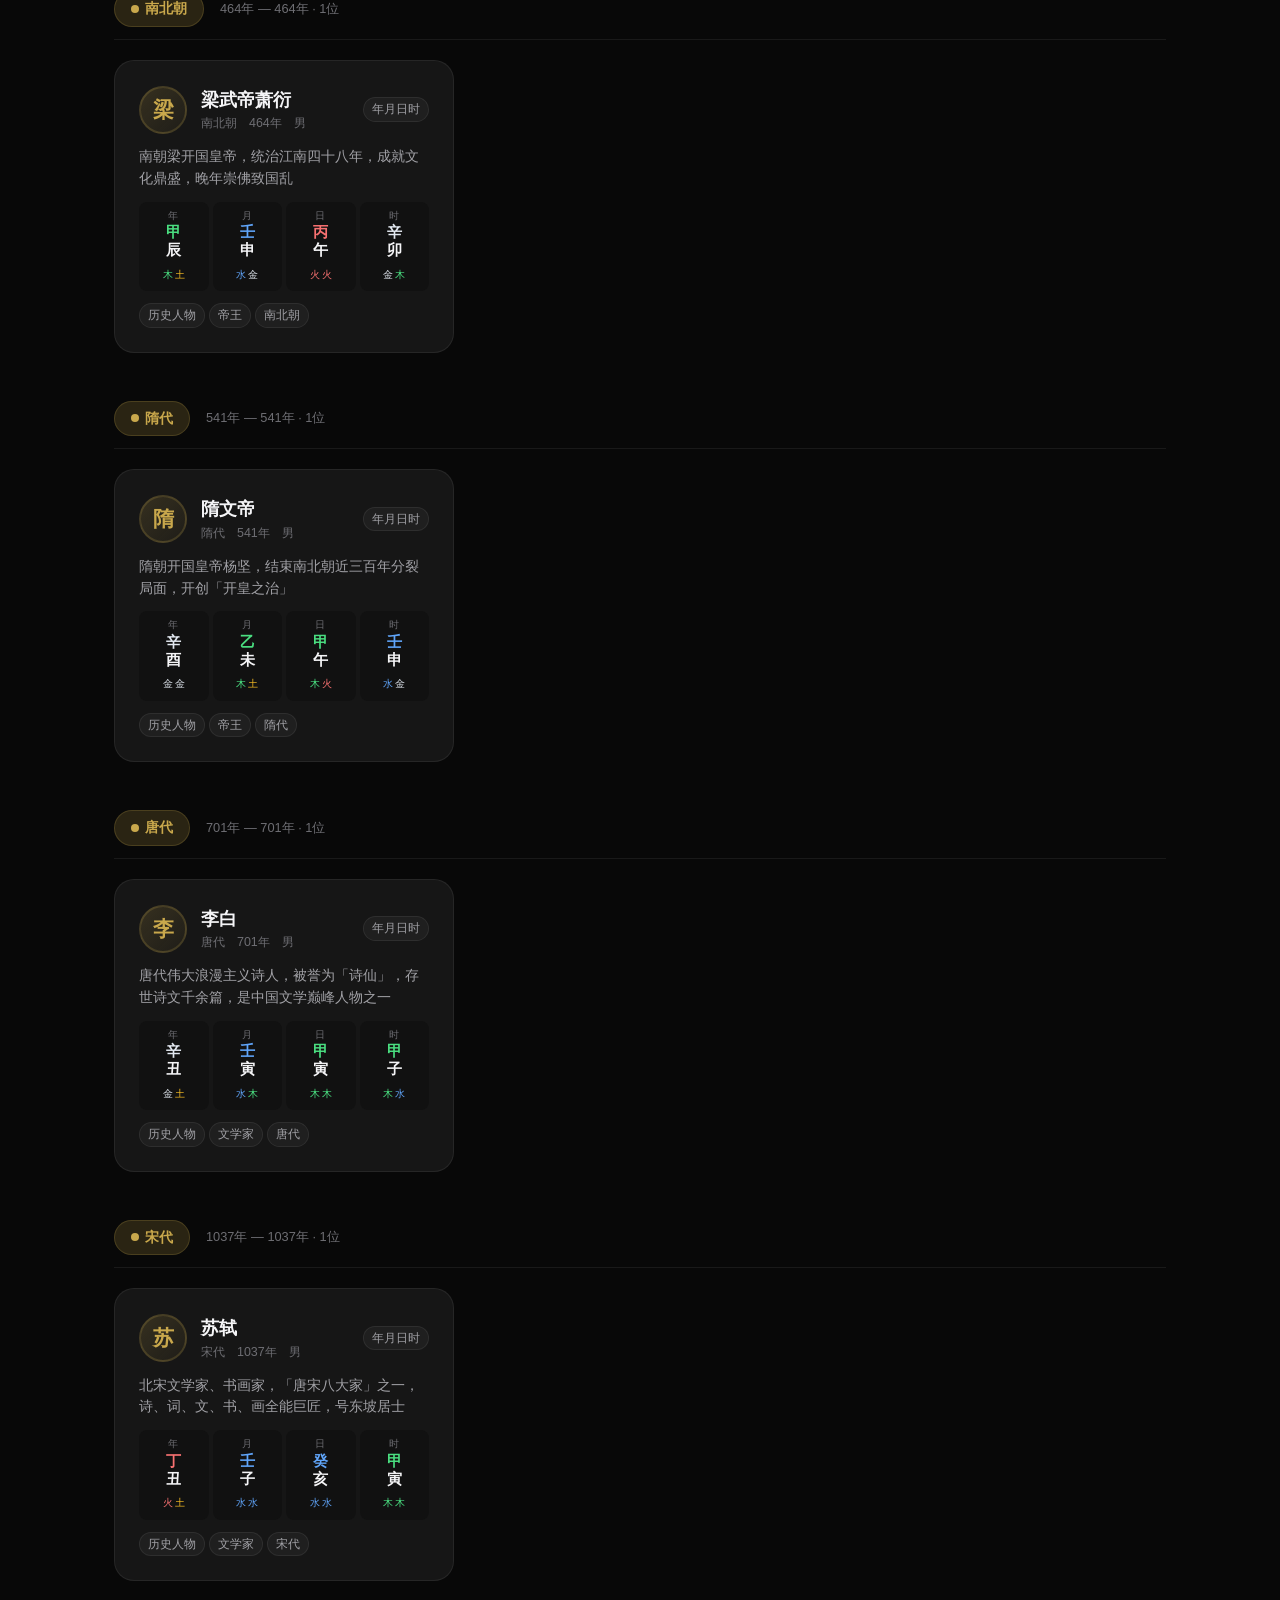
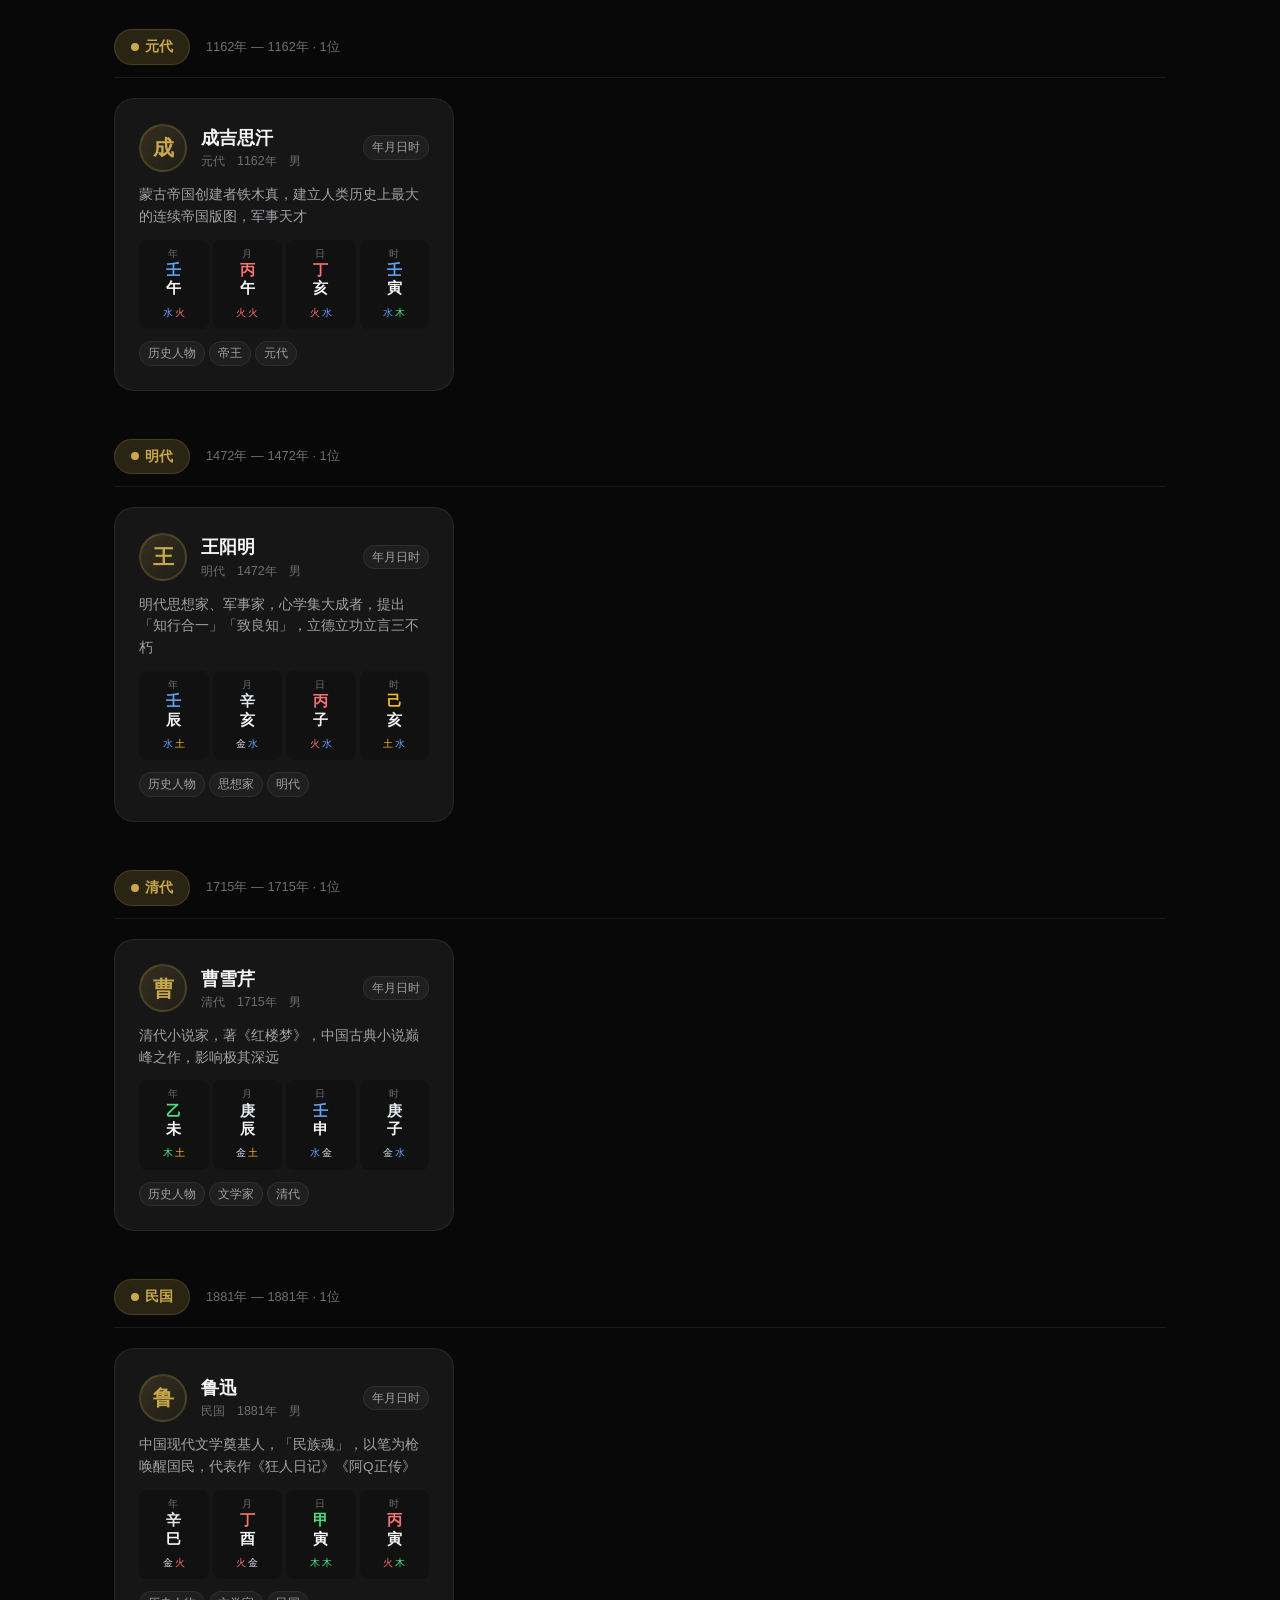
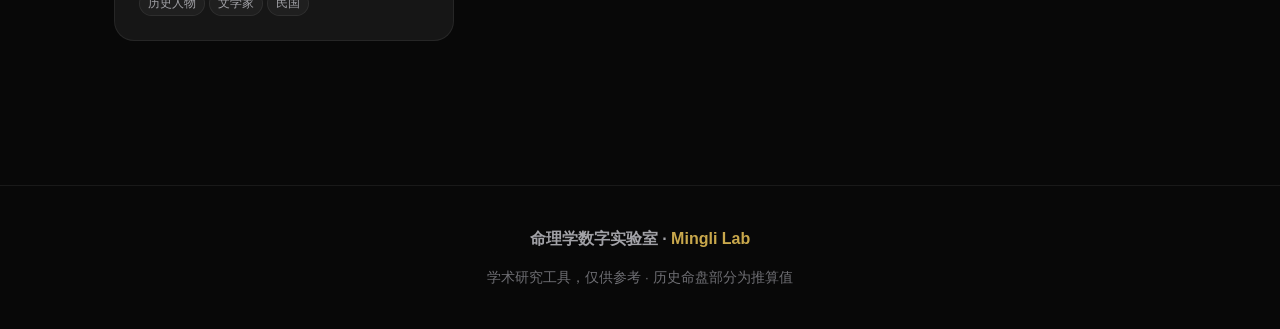
<file: cases.html>
<!DOCTYPE html>
<html lang="zh-CN">
<head>
  <meta charset="UTF-8">
  <meta name="viewport" content="width=device-width, initial-scale=1.0">
  <title>历史命例 · 命理学数字实验室</title>
  <link rel="stylesheet" href="css/style.css">
  <style>
    /* ── 朝代时间线 ── */
    .era-section { margin-bottom: 48px; }
    .era-header {
      display: flex; align-items: center; gap: 16px;
      margin-bottom: 20px; padding-bottom: 12px;
      border-bottom: 1px solid var(--border);
    }
    .era-badge {
      display: inline-flex; align-items: center; gap: 6px;
      padding: 6px 16px;
      border-radius: var(--radius-pill);
      background: var(--gold-dim);
      border: 1px solid var(--border-gold);
      font-size: 0.85rem; font-weight: 600; color: var(--gold);
    }
    .era-badge::before {
      content: ''; width: 8px; height: 8px;
      background: var(--gold); border-radius: 50%;
    }
    .era-year { font-size: 0.8rem; color: var(--text-tertiary); }

    /* ── 案例卡片 ── */
    .cases-grid {
      display: grid;
      grid-template-columns: repeat(auto-fill, minmax(340px, 1fr));
      gap: 16px;
    }
    .case-card {
      background: var(--bg-card);
      border: 1px solid var(--border);
      border-radius: var(--radius-lg);
      padding: 24px;
      cursor: pointer;
      transition: all var(--duration) var(--ease);
      display: flex; flex-direction: column; gap: 12px;
      position: relative;
    }
    .case-card:hover {
      border-color: var(--border-gold);
      background: var(--bg-card-hover);
      transform: translateY(-2px);
      box-shadow: var(--shadow-gold);
    }
    .case-card.selected {
      border-color: var(--gold);
      box-shadow: 0 0 0 1px var(--gold), var(--shadow-gold);
    }

    .case-card__header {
      display: flex; align-items: center; gap: 14px;
    }
    .case-avatar {
      width: 48px; height: 48px;
      border-radius: 50%;
      background: linear-gradient(135deg, var(--gold-dim), rgba(201,168,76,0.05));
      border: 2px solid var(--border-gold);
      display: grid; place-items: center;
      font-size: 1.3rem; font-weight: 700; color: var(--gold);
      flex-shrink: 0;
    }
    .case-name { font-size: 1.15rem; font-weight: 700; }
    .case-desc { font-size: 0.85rem; color: var(--text-secondary); line-height: 1.6; }

    .case-meta {
      display: flex; gap: 12px; flex-wrap: wrap;
      font-size: 0.78rem; color: var(--text-tertiary);
    }
    .case-meta span { display: inline-flex; align-items: center; gap: 4px; }

    .case-pillars-mini {
      display: flex; gap: 4px;
    }
    .mini-pillar {
      flex: 1; text-align: center;
      background: var(--bg-secondary);
      border-radius: var(--radius-sm);
      padding: 6px 2px;
    }
    .mini-pillar .s { font-size: 0.95rem; font-weight: 700; color: var(--gold); line-height: 1.2; }
    .mini-pillar .b { font-size: 0.95rem; font-weight: 700; color: var(--text-primary); line-height: 1.2; }
    .mini-pillar .l { font-size: 0.6rem; color: var(--text-tertiary); text-transform: uppercase; letter-spacing: 0.06em; }
    .mini-pillar .wx {
      font-size: 0.6rem; display: inline-block; margin: 0 1px;
    }

    .card-tags { display: flex; gap: 4px; flex-wrap: wrap; }
    .card-tags .tag { font-size: 0.72rem; padding: 2px 8px; }

    /* ── 详情面板 ── */
    .detail-panel {
      background: var(--bg-card);
      border: 1px solid var(--border-gold);
      border-radius: var(--radius-xl);
      padding: 40px;
      box-shadow: var(--shadow-gold);
      animation: fadeUp 0.4s var(--ease) both;
      margin-bottom: 48px;
    }
    .detail-panel.hidden { display: none; }
    .detail-header {
      display: flex; align-items: flex-start;
      justify-content: space-between; gap: 24px;
      margin-bottom: 28px; flex-wrap: wrap;
    }
    .detail-name { font-size: 2rem; font-weight: 700; margin-bottom: 4px; }
    .detail-era-badge {
      display: inline-flex; align-items: center; gap: 6px;
      padding: 4px 12px;
      border-radius: var(--radius-pill);
      background: var(--gold-dim);
      font-size: 0.78rem; color: var(--gold); font-weight: 600;
    }
    .analysis-box {
      background: var(--bg-secondary);
      border-left: 3px solid var(--gold);
      border-radius: 0 var(--radius-sm) var(--radius-sm) 0;
      padding: 16px 20px;
      margin: 20px 0;
      font-size: 0.9rem;
      color: var(--text-secondary);
      line-height: 1.8;
    }
    .birth-info {
      display: flex; gap: 20px; flex-wrap: wrap;
      margin-bottom: 16px;
    }
    .birth-info-item { font-size: 0.85rem; }
    .birth-info-item span { color: var(--text-tertiary); margin-right: 4px; }
    .detail-source {
      margin-top: 16px; font-size: 0.8rem; color: var(--text-tertiary);
      font-style: italic;
    }

    /* ── 对比功能 ── */
    .compare-bar {
      position: sticky; bottom: 24px; z-index: 50;
      background: var(--bg-card);
      border: 1px solid var(--border-gold);
      border-radius: var(--radius-pill);
      padding: 12px 20px;
      display: flex; align-items: center; gap: 16px;
      box-shadow: 0 8px 32px rgba(0,0,0,0.5);
      max-width: 600px; margin: 0 auto;
      animation: fadeUp 0.3s ease both;
    }
    .compare-bar.hidden { display: none; }
    .compare-bar__text { flex: 1; font-size: 0.9rem; color: var(--text-secondary); }
    .compare-bar__count { color: var(--gold); font-weight: 700; }

    /* ── 筛选按钮行 ── */
    .filter-bar {
      margin-bottom: 24px;
    }
    .filter-group {
      margin-bottom: 12px;
    }
    .filter-group__label {
      font-size: 0.72rem; color: var(--text-tertiary);
      letter-spacing: 0.04em; text-transform: uppercase;
      margin-bottom: 8px;
    }
    .filter-chips {
      display: flex; gap: 6px; flex-wrap: wrap;
    }
    .filter-chip {
      padding: 5px 14px;
      border-radius: var(--radius-pill);
      border: 1px solid var(--border);
      background: var(--bg-card);
      font-size: 0.8rem;
      color: var(--text-secondary);
      cursor: pointer;
      transition: all var(--duration) var(--ease);
    }
    .filter-chip:hover, .filter-chip.active {
      border-color: var(--border-gold);
      color: var(--gold);
      background: var(--gold-dim);
    }
    .filter-chip[data-type="era"].active {
      border-color: var(--gold);
      background: var(--gold-dim);
    }

    /* ── 工具行 ── */
    .toolbar {
      display: flex; justify-content: space-between; align-items: center;
      margin-bottom: 24px; flex-wrap: wrap; gap: 8px;
    }
    .toolbar .count {
      font-size: 0.85rem; color: var(--text-tertiary);
    }
    .toolbar .count em { font-style: normal; color: var(--gold); font-weight: 600; }

    /* ── 对比表格 ── */
    .compare-view {
      display: none;
      animation: fadeIn 0.3s ease;
      margin-bottom: 48px;
    }
    .compare-view.active { display: block; }
    .compare-table { width: 100%; font-size: 0.85rem; }
    .compare-table th {
      font-weight: 600; color: var(--gold);
      min-width: 80px;
    }
    .compare-table td { vertical-align: top; }
    .compare-table .compare-label {
      color: var(--text-tertiary);
      white-space: nowrap;
      width: 80px;
    }
    .compare-table .pillar-group {
      display: inline-flex; gap: 4px;
    }
    .compare-table .pillar-group .p-box {
      background: var(--bg-secondary);
      border-radius: var(--radius-sm);
      padding: 4px 8px;
      text-align: center;
      font-size: 0.85rem;
    }

    /* ── 朝代索引条 ── */
    .era-index {
      display: flex; gap: 6px; flex-wrap: wrap;
      margin-bottom: 12px;
      padding-bottom: 16px;
      border-bottom: 1px solid var(--border);
    }
    .era-index a {
      font-size: 0.75rem; color: var(--text-tertiary);
      padding: 3px 10px;
      border-radius: var(--radius-pill);
      border: 1px solid transparent;
      transition: all var(--duration) var(--ease);
      text-decoration: none;
    }
    .era-index a:hover {
      border-color: var(--border-gold);
      color: var(--gold);
    }

    /* ── 动画 ── */
    @keyframes fadeUp {
      from { opacity: 0; transform: translateY(16px); }
      to   { opacity: 1; transform: translateY(0); }
    }
    @keyframes fadeIn {
      from { opacity: 0; }
      to   { opacity: 1; }
    }

    @media (max-width: 768px) {
      .cases-grid {
        grid-template-columns: 1fr;
      }
      .detail-panel { padding: 24px; }
      .compare-table { font-size: 0.75rem; }
      .compare-table .pillar-group .p-box { padding: 2px 4px; font-size: 0.75rem; }
    }
  </style>
</head>
<body>

<nav class="nav">
  <div class="nav__logo">
    <div class="nav__logo-icon">☯</div>
    <span>命理学数字实验室</span>
  </div>
  <ul class="nav__links">
    <li><a href="index.html">首页</a></li>
    <li><a href="bazi.html">八字排盘</a></li>
    <li><a href="tiepan.html">铁板神数</a></li>
    <li><a href="search.html">条文检索</a></li>
    <li><a href="cases.html" class="active">历史命例</a></li>
    <li><a href="hepan.html">合盘</a></li>
    <li><a href="notes.html">学习笔记</a></li>
  </ul>
  <div class="nav-toggle"><span></span><span></span><span></span></div>
</nav>

<div class="page-header">
  <div class="page-header__label">Historical Cases</div>
  <h1 class="display-lg">历史命例</h1>
  <p class="body-lg text-secondary" style="margin-top:12px; max-width:560px; margin-left:auto; margin-right:auto;">
    横跨春秋至民国，<span style="color:var(--gold)">14个朝代</span>各一位代表性历史人物。 
    八字数据来自史料推算与学界研究成果，命理分析供学术参考。
  </p>
</div>

<main style="padding: 0 0 96px;">
  <div class="container">

    <!-- 筛选 -->
    <div class="filter-bar" id="filter-bar"></div>

    <!-- 工具行 -->
    <div class="toolbar">
      <div class="count">共 <em id="cases-total">0</em> 位历史人物 · <em id="eras-total">0</em> 个朝代</div>
      <div style="display:flex;gap:8px;">
        <button class="btn btn-ghost" id="btn-compare" style="display:none" onclick="showCompare()">对比选中</button>
        <button class="btn btn-secondary" onclick="clearSelection()">清除选择</button>
      </div>
    </div>

    <!-- 朝代索引 -->
    <div class="era-index" id="era-index"></div>

    <!-- 案例列表（按朝代分组） -->
    <div id="cases-container"></div>

    <!-- 详情面板 -->
    <div class="detail-panel hidden" id="detail-panel">
      <div class="detail-header">
        <div>
          <div class="detail-name" id="det-name"></div>
          <div id="det-era-badge"></div>
          <div class="birth-info" id="det-birth"></div>
          <div id="det-tags"></div>
        </div>
        <button class="btn btn-ghost" onclick="document.getElementById('detail-panel').classList.add('hidden')">关闭 ✕</button>
      </div>
      <p class="body-sm text-secondary" style="margin-bottom:20px;" id="det-desc"></p>

      <div class="pillars" id="det-pillars" style="margin-bottom:0"></div>

      <div class="analysis-box" id="det-analysis"></div>
      <div id="det-wuxing"></div>
      <div class="detail-source" id="det-source"></div>
    </div>

    <!-- 对比视图 -->
    <div class="compare-view" id="compare-view">
      <div style="display:flex;justify-content:space-between;align-items:center;margin-bottom:24px;">
        <h2 class="headline">命例对比</h2>
        <button class="btn btn-ghost" onclick="document.getElementById('compare-view').classList.remove('active')">关闭对比</button>
      </div>
      <div class="table-wrap">
        <table class="compare-table">
          <thead id="cmp-head"></thead>
          <tbody id="cmp-body"></tbody>
        </table>
      </div>
    </div>

  </div>
</main>

<!-- 对比栏 -->
<div class="compare-bar hidden" id="compare-bar">
  <div class="compare-bar__text">已选 <span class="compare-bar__count" id="cmp-count">0</span> 个命例</div>
  <button class="btn btn-primary" onclick="showCompare()">开始对比</button>
  <button class="btn btn-secondary" onclick="clearSelection()">清除</button>
</div>

<footer class="footer">
  <div class="container">
    <div class="footer__logo">命理学数字实验室 · <em>Mingli Lab</em></div>
    <p>学术研究工具，仅供参考 · 历史命盘部分为推算值</p>
  </div>
</footer>

<script src="js/bazi.js"></script>
<script src="js/main.js"></script>
<script>
(function() {
  'use strict';

  let allCases = [];
  let selectedIds = new Set();
  let activeEraFilter = '';
  let activeTagFilter = '';

  const WX_COLOR = ML.WX_COLOR;

  // ── 朝代时间线顺序 ──
  const ERA_ORDER = ['商','周','春秋','战国','秦代','汉代','三国','晋代','南北朝','隋代','唐代','宋代','元代','明代','清代','民国','近现代'];

  // ── 加载数据 ──
  async function loadCases() {
    try {
      const r = await fetch('data/cases.json');
      const data = await r.json();
      allCases = data.cases || [];
    } catch(e) {
      allCases = getBuiltinFallback();
    }
    init();
  }

  function getBuiltinFallback() {
    return [{
      id:'confucius', name:'孔子',
      birth:{year:-550,month:10,day:9,hour:7},
      gender:'male', era:'春秋',
      tags:['历史人物','思想家'],
      bazi:{year:{stem:'庚',branch:'戌'},month:{stem:'戊',branch:'戌'},day:{stem:'庚',branch:'子'},hour:{stem:'戊',branch:'辰'}},
      analysis:'日主庚金生于戌月，土旺生金，身旺。万世师表。',
      source:'《史记·孔子世家》'
    }];
  }

  // ── 初始化 ──
  function init() {
    renderFilterBar();
    renderEraIndex();
    renderCases();
    updateCounts();
  }

  // ── 获取所有唯一的 era 和 tag ──
  function getAllEras() {
    const eras = new Set();
    allCases.forEach(c => { if (c.era) eras.add(c.era); });
    return Array.from(eras).sort((a,b) => ERA_ORDER.indexOf(a) - ERA_ORDER.indexOf(b) || a.localeCompare(b));
  }

  function getAllTags() {
    const tags = new Set();
    allCases.forEach(c => (c.tags||[]).forEach(t => tags.add(t)));
    return Array.from(tags);
  }

  // ── 渲染筛选条 ──
  function renderFilterBar() {
    const bar = document.getElementById('filter-bar');
    const eras = getAllEras();
    const tags = getAllTags();

    let html = '<div class="filter-group"><div class="filter-group__label">朝 代</div><div class="filter-chips" id="era-chips">';
    html += `<div class="filter-chip active" data-type="era" data-value="">全部</div>`;
    eras.forEach(e => {
      html += `<div class="filter-chip" data-type="era" data-value="${e}">${e}</div>`;
    });
    html += '</div></div>';

    html += '<div class="filter-group"><div class="filter-group__label">类 型</div><div class="filter-chips" id="tag-chips">';
    html += `<div class="filter-chip active" data-type="tag" data-value="">全部</div>`;
    tags.forEach(t => {
      html += `<div class="filter-chip" data-type="tag" data-value="${t}">${t}</div>`;
    });
    html += '</div></div>';

    bar.innerHTML = html;

    // 事件绑定
    bar.addEventListener('click', e => {
      const chip = e.target.closest('.filter-chip');
      if (!chip) return;
      const type = chip.dataset.type;
      const val = chip.dataset.value;

      if (type === 'era') {
        document.querySelectorAll('#era-chips .filter-chip').forEach(c => c.classList.remove('active'));
        chip.classList.add('active');
        activeEraFilter = val;
      } else if (type === 'tag') {
        document.querySelectorAll('#tag-chips .filter-chip').forEach(c => c.classList.remove('active'));
        chip.classList.add('active');
        activeTagFilter = val;
      }
      renderCases();
      updateCounts();
    });
  }

  // ── 朝代索引 ──
  function renderEraIndex() {
    const idx = document.getElementById('era-index');
    const eras = getAllEras();
    idx.innerHTML = eras.map(e =>
      `<a href="#" onclick="scrollToEra('era-${e}');return false">${e}</a>`
    ).join('');
  }

  // ── 按朝代分组渲染 ──
  function renderCases() {
    const container = document.getElementById('cases-container');

    // 筛选
    let filtered = allCases;
    if (activeEraFilter) filtered = filtered.filter(c => c.era === activeEraFilter);
    if (activeTagFilter) filtered = filtered.filter(c => (c.tags||[]).includes(activeTagFilter));

    // 按朝代分组
    const eras = getAllEras().filter(e => filtered.some(c => c.era === e));
    
    if (filtered.length === 0) {
      container.innerHTML = '<div class="body-lg text-secondary text-center" style="padding:60px 0;">没有匹配的命例，试试其他筛选条件</div>';
      return;
    }

    // 如果按朝代筛选或者结果较少，则平铺显示（不分组）
    if (activeEraFilter || eras.length <= 1) {
      container.innerHTML = renderCardGrid(filtered);
      return;
    }

    // 按朝代分组
    let html = '';
    eras.forEach(era => {
      const casesInEra = filtered.filter(c => c.era === era);
      const years = casesInEra.map(c => c.birth.year).filter(y => y);
      const yearRange = years.length > 0
        ? `${Math.min(...years)}年 — ${Math.max(...years)}年`
        : '';
      
      html += `<div class="era-section" id="era-${era}">`;
      html += `<div class="era-header">`;
      html += `<div class="era-badge">${era}</div>`;
      html += `<span class="era-year">${yearRange} · ${casesInEra.length}位</span>`;
      html += `</div>`;
      html += renderCardGrid(casesInEra);
      html += `</div>`;
    });

    container.innerHTML = html;
  }

  function renderCardGrid(list) {
    return `<div class="cases-grid">${list.map(c => renderCard(c)).join('')}</div>`;
  }

  function renderCard(c) {
    const bz = c.bazi;
    const sel = selectedIds.has(c.id);
    const male = c.gender === 'male';

    return `<div class="case-card ${sel ? 'selected' : ''}"
                data-id="${c.id}"
                onclick="handleCardClick(event, '${c.id}')">
      <div class="case-card__header">
        <div class="case-avatar">${c.name[0]}</div>
        <div style="flex:1">
          <div class="case-name">${c.name}</div>
          <div class="case-meta">
            <span>${c.era}</span>
            <span>${Math.abs(c.birth.year)}年${c.birth.year < 0 ? 'BC' : ''}</span>
            <span>${male ? '男' : '女'}</span>
          </div>
        </div>
        <div style="display:flex;gap:4px;align-items:center;">
          <span class="tag" style="padding:2px 8px;font-size:0.72rem;">
            ${['年','月','日','时'].map((l,i) => l).join('')}
          </span>
        </div>
      </div>
      <div class="case-desc">${c.description}</div>
      <div class="case-pillars-mini">
        ${['year','month','day','hour'].map((k,i) => {
          const p = bz[k];
          const sw = BAZI.WUXING_TG[BAZI.TIANGAN.indexOf(p.stem)];
          const bw = BAZI.WUXING_DZ[BAZI.DIZHI.indexOf(p.branch)];
          return `<div class="mini-pillar">
            <div class="l">${['年','月','日','时'][i]}</div>
            <div class="s" style="color:${WX_COLOR[sw]}">${p.stem}</div>
            <div class="b">${p.branch}</div>
            <div><span class="wx" style="color:${WX_COLOR[sw]}">${sw}</span><span class="wx" style="color:${WX_COLOR[bw]}">${bw}</span></div>
          </div>`;
        }).join('')}
      </div>
      <div class="card-tags">
        ${(c.tags||[]).map(t => `<span class="tag">${t}</span>`).join('')}
      </div>
    </div>`;
  }

  // ── 更新计数 ──
  function updateCounts() {
    let filtered = allCases;
    if (activeEraFilter) filtered = filtered.filter(c => c.era === activeEraFilter);
    if (activeTagFilter) filtered = filtered.filter(c => (c.tags||[]).includes(activeTagFilter));
    
    const uniqueEras = new Set(filtered.map(c => c.era));
    document.getElementById('cases-total').textContent = filtered.length;
    document.getElementById('eras-total').textContent = uniqueEras.size + '个';
  }

  // ── 卡片点击 ──
  window.handleCardClick = function(e, id) {
    if (e.ctrlKey || e.metaKey) {
      toggleSelect(id);
      return;
    }
    openDetail(id);
  };

  function toggleSelect(id) {
    if (selectedIds.has(id)) selectedIds.delete(id);
    else selectedIds.add(id);
    updateCompareBar();
    renderCases();
  }

  function updateCompareBar() {
    const bar = document.getElementById('compare-bar');
    const btn = document.getElementById('btn-compare');
    const count = selectedIds.size;
    document.getElementById('cmp-count').textContent = count;
    if (count >= 2) {
      bar.classList.remove('hidden');
      btn.style.display = '';
    } else {
      bar.classList.add('hidden');
      btn.style.display = 'none';
    }
  }

  window.clearSelection = function() {
    selectedIds.clear();
    updateCompareBar();
    document.getElementById('compare-view').classList.remove('active');
    renderCases();
  };

  // ── 详情 ──
  function openDetail(id) {
    const c = allCases.find(x => x.id === id);
    if (!c) return;
    const bz = c.bazi;
    const male = c.gender === 'male';

    document.getElementById('det-name').textContent = c.name;
    document.getElementById('det-era-badge').innerHTML = c.era
      ? `<div class="detail-era-badge">${c.era}</div>` : '';
    document.getElementById('det-desc').textContent = c.description;

    document.getElementById('det-birth').innerHTML = `
      <div class="birth-info-item"><span>出生</span>${Math.abs(c.birth.year)}年${c.birth.year < 0 ? 'BC' : ''} ${c.birth.month}月${c.birth.day}日 ${c.birth.hour}时</div>
      <div class="birth-info-item"><span>性别</span>${male ? '男' : '女'}</div>
      <div class="birth-info-item"><span>日主</span>${bz.day.stem}（${BAZI.WUXING_TG[BAZI.TIANGAN.indexOf(bz.day.stem)]}）</div>
    `;

    document.getElementById('det-tags').innerHTML = (c.tags||[]).map(t => `<span class="tag" style="margin-right:6px">${t}</span>`).join('');

    const pillarsEl = document.getElementById('det-pillars');
    const pillarKeys = ['year','month','day','hour'];
    const pillarLabels = ['年柱','月柱','日柱','时柱'];
    pillarsEl.innerHTML = pillarKeys.map((k, i) => {
      const p = bz[k];
      const stemWX = BAZI.WUXING_TG[BAZI.TIANGAN.indexOf(p.stem)];
      const brWX   = BAZI.WUXING_DZ[BAZI.DIZHI.indexOf(p.branch)];
      const shishen = i === 2 ? '日主' : BAZI.getShishen(BAZI.TIANGAN.indexOf(bz.day.stem), BAZI.TIANGAN.indexOf(p.stem));
      return `
        <div class="pillar">
          <div class="pillar__label">${pillarLabels[i]} · ${shishen}</div>
          <div class="pillar__stem" style="color:${WX_COLOR[stemWX] || 'var(--gold)'}">${p.stem}</div>
          <div class="pillar__branch">${p.branch}</div>
          <div class="pillar__element">
            <span style="color:${WX_COLOR[stemWX]}">${stemWX}</span>
            <span class="text-tertiary"> / </span>
            <span style="color:${WX_COLOR[brWX]}">${brWX}</span>
          </div>
        </div>`;
    }).join('');

    document.getElementById('det-analysis').textContent = c.analysis;
    document.getElementById('det-source').textContent = c.source ? `参考来源：${c.source}` : '';

    document.getElementById('detail-panel').classList.remove('hidden');
    document.getElementById('detail-panel').scrollIntoView({ behavior: 'smooth', block: 'start' });
  }

  // ── 对比 ──
  window.showCompare = function() {
    const cases = allCases.filter(c => selectedIds.has(c.id));
    if (cases.length < 2) {
      ML.toast('请选中至少2个命例（Ctrl+点击）', 'error');
      return;
    }

    const pillarKeys = ['year','month','day','hour'];
    const pillarLabels = ['年柱','月柱','日柱','时柱'];

    const head = document.getElementById('cmp-head');
    const body = document.getElementById('cmp-body');

    head.innerHTML = `<tr>
      <th style="width:80px">项目</th>
      ${cases.map(c => `<th>${c.name}<br><span style="font-size:0.7rem;color:var(--text-tertiary);font-weight:400;">${c.era}</span></th>`).join('')}
    </tr>`;

    const rows = [
      { label: '朝代', fn: c => c.era || '—' },
      { label: '出生', fn: c => `${Math.abs(c.birth.year)}年${c.birth.year<0?'BC':''} ${c.birth.month}月${c.birth.day}日` },
      { label: '性别', fn: c => c.gender === 'male' ? '男' : '女' },
      ...pillarKeys.map((k, i) => ({
        label: pillarLabels[i],
        fn: c => {
          const p = c.bazi[k];
          const wx = BAZI.WUXING_TG[BAZI.TIANGAN.indexOf(p.stem)];
          return `<span class="pillar-group">
            <span class="p-box"><span style="color:${WX_COLOR[wx]}">${p.stem}</span></span>
            <span class="p-box">${p.branch}</span>
          </span>`;
        }
      })),
      { label: '日主', fn: c => {
        const s = c.bazi.day.stem;
        const wx = BAZI.WUXING_TG[BAZI.TIANGAN.indexOf(s)];
        return `<span style="color:${WX_COLOR[wx]};font-weight:700;">${s}（${wx}）</span>`;
      }},
      { label: '格局', fn: c => {
        const analysis = c.analysis || '';
        const match = analysis.match(/格局([^，。；]+)/);
        return match ? match[0] : '—';
      }},
      { label: '类型', fn: c => (c.tags||[]).slice(0,2).join(' · ') || '—' }
    ];

    body.innerHTML = rows.map(row => `
      <tr>
        <td class="compare-label">${row.label}</td>
        ${cases.map(c => `<td>${row.fn(c)}</td>`).join('')}
      </tr>
    `).join('');

    document.getElementById('compare-view').classList.add('active');
    document.getElementById('compare-view').scrollIntoView({ behavior: 'smooth' });
  };

  // ── 滚到朝代 ──
  window.scrollToEra = function(id) {
    const el = document.getElementById(id);
    if (el) {
      el.scrollIntoView({ behavior: 'smooth', block: 'start' });
      // 取消选中所有朝代筛选
      document.querySelectorAll('#era-chips .filter-chip').forEach(c => c.classList.remove('active'));
      document.querySelector('#era-chips .filter-chip[data-value=""]').classList.add('active');
      activeEraFilter = '';
      renderCases();
      updateCounts();
    }
  };

  // ── 暴露给window ──
  window.openDetail = openDetail;

  // ── 启动 ──
  loadCases();

})();
</script>
</body>
</html>
</file>
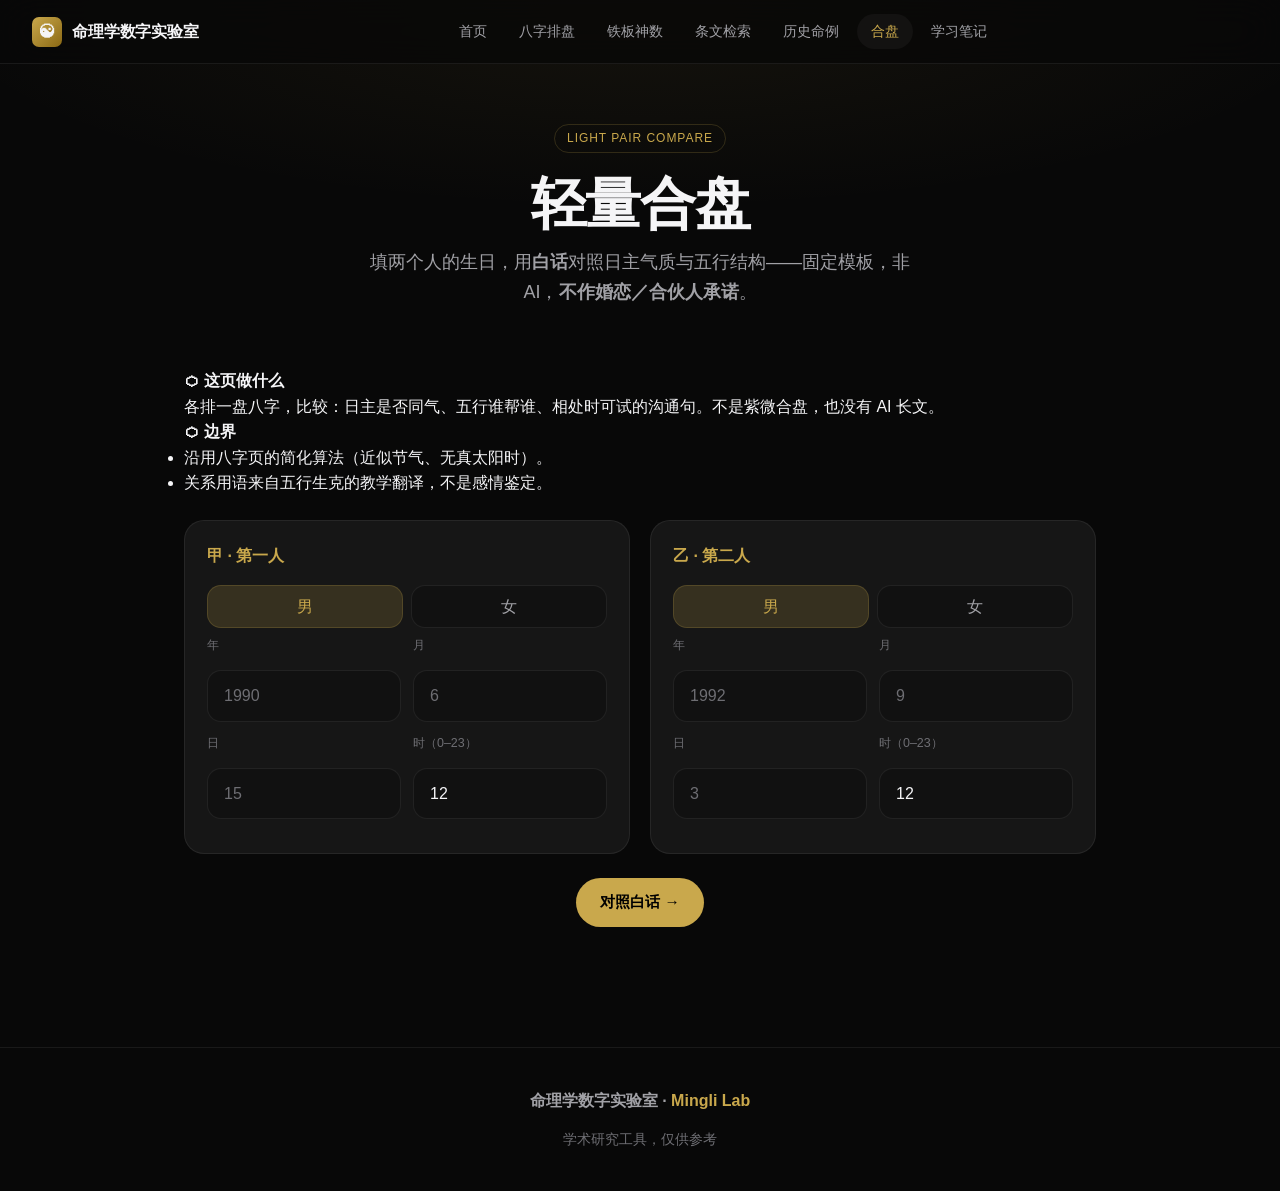
<file: hepan.html>
<!DOCTYPE html>
<html lang="zh-CN">
<head>
  <meta charset="UTF-8">
  <meta name="viewport" content="width=device-width, initial-scale=1.0">
  <title>轻量合盘 · 命理学数字实验室</title>
  <meta name="description" content="两人生日对照：日主气质与五行结构白话对比（固定模板，非 AI，非婚恋承诺）">
  <link rel="stylesheet" href="css/style.css">
  <style>
    .person-card {
      background: var(--bg-card);
      border: 1px solid var(--border);
      border-radius: var(--radius-lg);
      padding: 22px;
    }
    .person-card h3 {
      font-size: 1rem;
      margin: 0 0 16px;
      color: var(--gold);
    }
    .form-row { display: grid; grid-template-columns: 1fr 1fr; gap: 12px; margin-bottom: 12px; }
    .form-group label { display:block; font-size:0.78rem; color:var(--text-tertiary); margin-bottom:6px; }
    .gender-row { display:flex; gap:8px; margin-bottom: 8px; }
    .gender-btn {
      flex:1; padding:8px; border-radius: var(--radius-md);
      border:1px solid var(--border); background:var(--bg-secondary);
      color:var(--text-secondary); cursor:pointer; font:inherit;
    }
    .gender-btn.active { border-color:var(--border-gold); color:var(--gold); background:var(--gold-dim); }
    .compare-banner {
      margin-top: 28px;
      padding: 22px;
      border-radius: var(--radius-lg);
      border: 1px solid var(--border-gold);
      background: linear-gradient(165deg, rgba(201,168,76,0.10), var(--bg-secondary));
    }
    .mini-pillars {
      display:grid; grid-template-columns: repeat(4,1fr); gap:8px; margin-top:12px;
    }
    .mini-p {
      text-align:center; padding:10px 6px; background:var(--bg-secondary);
      border-radius: var(--radius-sm); border:1px solid var(--border);
    }
    .mini-p .s { font-size:1.25rem; font-weight:700; }
    .mini-p .b { font-size:1.25rem; font-weight:700; }
    .mini-p .l { font-size:0.65rem; color:var(--text-tertiary); margin-bottom:4px; }
  </style>
</head>
<body>
<nav class="nav">
  <div class="nav__logo"><div class="nav__logo-icon">☯</div><span>命理学数字实验室</span></div>
  <ul class="nav__links">
    <li><a href="index.html">首页</a></li>
    <li><a href="bazi.html">八字排盘</a></li>
    <li><a href="tiepan.html">铁板神数</a></li>
    <li><a href="search.html">条文检索</a></li>
    <li><a href="cases.html">历史命例</a></li>
    <li><a href="hepan.html" class="active">合盘</a></li>
    <li><a href="notes.html">学习笔记</a></li>
  </ul>
  <div class="nav-toggle"><span></span><span></span><span></span></div>
</nav>

<div class="page-header">
  <div class="page-header__label">Light Pair Compare</div>
  <h1 class="display-lg">轻量合盘</h1>
  <p class="body-lg text-secondary" style="margin-top:12px;max-width:560px;margin-left:auto;margin-right:auto;line-height:1.7;">
    填两个人的生日，用<strong>白话</strong>对照日主气质与五行结构——固定模板，非 AI，<strong>不作婚恋／合伙人承诺</strong>。
  </p>
</div>

<main style="padding:0 0 96px;">
  <div class="container" style="max-width:960px;">
    <div class="about-bazi" style="margin-bottom:24px;">
      <div class="method-card">
        <h4>⬡ 这页做什么</h4>
        <p>各排一盘八字，比较：日主是否同气、五行谁帮谁、相处时可试的沟通句。不是紫微合盘，也没有 AI 长文。</p>
      </div>
      <div class="method-card">
        <h4>⬡ 边界</h4>
        <ul>
          <li>沿用八字页的简化算法（近似节气、无真太阳时）。</li>
          <li>关系用语来自五行生克的教学翻译，不是感情鉴定。</li>
        </ul>
      </div>
    </div>

    <div class="hepan-grid" id="forms">
      <!-- A -->
      <div class="person-card" data-who="a">
        <h3>甲 · 第一人</h3>
        <div class="gender-row">
          <button type="button" class="gender-btn active" data-g="male">男</button>
          <button type="button" class="gender-btn" data-g="female">女</button>
        </div>
        <div class="form-row">
          <div class="form-group"><label>年</label><input class="form-input y" type="number" placeholder="1990"></div>
          <div class="form-group"><label>月</label><input class="form-input m" type="number" min="1" max="12" placeholder="6"></div>
        </div>
        <div class="form-row">
          <div class="form-group"><label>日</label><input class="form-input d" type="number" min="1" max="31" placeholder="15"></div>
          <div class="form-group"><label>时（0–23）</label><input class="form-input h" type="number" min="0" max="23" value="12"></div>
        </div>
      </div>
      <!-- B -->
      <div class="person-card" data-who="b">
        <h3>乙 · 第二人</h3>
        <div class="gender-row">
          <button type="button" class="gender-btn active" data-g="male">男</button>
          <button type="button" class="gender-btn" data-g="female">女</button>
        </div>
        <div class="form-row">
          <div class="form-group"><label>年</label><input class="form-input y" type="number" placeholder="1992"></div>
          <div class="form-group"><label>月</label><input class="form-input m" type="number" min="1" max="12" placeholder="9"></div>
        </div>
        <div class="form-row">
          <div class="form-group"><label>日</label><input class="form-input d" type="number" min="1" max="31" placeholder="3"></div>
          <div class="form-group"><label>时（0–23）</label><input class="form-input h" type="number" min="0" max="23" value="12"></div>
        </div>
      </div>
    </div>

    <div style="margin:24px 0; text-align:center;">
      <button class="btn btn-primary" id="btn-compare" type="button">对照白话 →</button>
    </div>

    <div id="result" class="hidden">
      <div class="compare-banner" id="compare-vernacular"></div>
      <div class="hepan-grid" style="margin-top:20px;" id="compare-cards"></div>
      <div class="next-steps" style="margin-top:24px;">
        <div class="next-steps__title">还能做什么</div>
        <div class="next-steps__grid">
          <button type="button" class="next-steps__btn" onclick="copyHepan()"><strong>复制对照摘要</strong><span>带走白话要点</span></button>
          <a class="next-steps__btn" href="bazi.html"><strong>各自细排八字</strong><span>看完整白话＋术语原表</span></a>
          <a class="next-steps__btn" href="search.html?q=方法"><strong>检索方法笔记</strong><span>先学读法再谈合盘</span></a>
          <a class="next-steps__btn" href="notes-wuxing.html"><strong>五行判读笔记</strong><span>当令／关系六步摘要</span></a>
        </div>
      </div>
    </div>
  </div>
</main>

<footer class="footer">
  <div class="container">
    <div class="footer__logo">命理学数字实验室 · <em>Mingli Lab</em></div>
    <p>学术研究工具，仅供参考</p>
  </div>
</footer>

<script src="js/bazi.js"></script>
<script src="js/vernacular.js"></script>
<script src="js/main.js"></script>
<script>
  let lastCompare = null;

  document.querySelectorAll('.person-card').forEach(card => {
    card.querySelectorAll('.gender-btn').forEach(btn => {
      btn.addEventListener('click', () => {
        card.querySelectorAll('.gender-btn').forEach(b => b.classList.remove('active'));
        btn.classList.add('active');
      });
    });
  });

  function readPerson(who) {
    const card = document.querySelector(`.person-card[data-who="${who}"]`);
    const year = +card.querySelector('.y').value;
    const month = +card.querySelector('.m').value;
    const day = +card.querySelector('.d').value;
    const hour = +card.querySelector('.h').value;
    const male = card.querySelector('.gender-btn.active').dataset.g === 'male';
    if (!year || !month || !day) return null;
    return BAZI.calculate(year, month, day, Number.isFinite(hour) ? hour : 12, male);
  }

  function topWx(wxCount) {
    return Object.entries(wxCount).sort((a,b)=>b[1]-a[1])[0][0];
  }
  function weakWx(wxCount) {
    return Object.entries(wxCount).sort((a,b)=>a[1]-b[1])[0][0];
  }

  const REL_PLAIN = {
    same: '同气——节奏容易合拍，也容易「抢同一类戏份」；合作时要分清楚谁主谁辅。',
    produce: '甲生乙——甲更像给燃料／出主意的一方，乙更容易把事做亮；注意甲别烧干、乙别空转。',
    produced: '乙生甲——乙在滋养／托底，甲在往外长；乙要边界，甲要记得回馈。',
    control: '甲克乙——甲标准／压力感更强，乙可能觉得被管；把规则说清会好过硬刚。',
    controlled: '乙克甲——乙侧压力或规矩更明显；甲宜借力而非硬顶，乙宜留余地。',
    none: '关系不突出——对照各自偏旺行即可，不必硬凑故事。'
  };

  function renderSide(label, r) {
    const dm = VERNACULAR.DAYMASTER_PLAIN[r.daymaster.stem] || {};
    return `
      <div class="person-card">
        <h3>${label} · 日主 ${r.daymaster.stem}${r.daymaster.wx}</h3>
        <p class="body-sm text-secondary" style="line-height:1.7;margin:0 0 8px;">${dm.vibe || ''} —— ${dm.life || ''}</p>
        <p class="body-sm text-tertiary" style="margin:0;">偏旺 ${topWx(r.wxCount)} · 偏弱 ${weakWx(r.wxCount)}</p>
        <div class="mini-pillars">
          ${r.pillars.map(p => `
            <div class="mini-p">
              <div class="l">${p.label}</div>
              <div class="s" style="color:${ML.WX_COLOR[p.stemWX]||'var(--gold)'}">${p.stem}</div>
              <div class="b">${p.branch}</div>
            </div>`).join('')}
        </div>
      </div>`;
  }

  document.getElementById('btn-compare').addEventListener('click', () => {
    const a = readPerson('a');
    const b = readPerson('b');
    if (!a || !b) { ML.toast('请把两边的年月日填全', 'error'); return; }

    const rel = BAZI.wxRelation(a.daymaster.wx, b.daymaster.wx);
    const dmA = VERNACULAR.DAYMASTER_PLAIN[a.daymaster.stem] || {};
    const dmB = VERNACULAR.DAYMASTER_PLAIN[b.daymaster.stem] || {};
    const strongA = topWx(a.wxCount), strongB = topWx(b.wxCount);
    const relKey = rel === 'produce' ? 'produce' :
                   rel === 'produced' ? 'produced' :
                   rel === 'control' ? 'control' :
                   rel === 'controlled' ? 'controlled' :
                   rel === 'same' ? 'same' : 'none';

    let collab;
    if (relKey === 'same') collab = '一起做事时：先约定分工，避免两人抢同一个「主角位」。';
    else if (relKey === 'produce' || relKey === 'produced') collab = '一起做事时：让「生」的一方多出输入，「被生」的一方多负责呈现／落地。';
    else if (relKey === 'control' || relKey === 'controlled') collab = '一起做事时：先写清验收标准与边界，少用语气施压。';
    else collab = '一起做事时：各自发挥偏旺行的长处，用清单对齐进度即可。';

    lastCompare = { a, b, relKey, collab };

    document.getElementById('compare-vernacular').innerHTML = `
      <div class="vc-kicker">白话对照 · 固定模板 · 非 AI</div>
      <h3 class="vc-title" style="margin:8px 0 12px;">先看两人怎么「对上气」</h3>
      <p style="font-size:0.92rem;color:var(--text-secondary);line-height:1.8;margin:0 0 12px;">
        <strong>甲</strong>日主「${a.daymaster.stem}」——${dmA.vibe || ''}；
        <strong>乙</strong>日主「${b.daymaster.stem}」——${dmB.vibe || ''}。
      </p>
      <p style="font-size:0.92rem;color:var(--text-secondary);line-height:1.8;margin:0 0 12px;">
        以日主五行为轴：甲属<strong>${a.daymaster.wx}</strong>，乙属<strong>${b.daymaster.wx}</strong>。
        ${REL_PLAIN[relKey]}
      </p>
      <p style="font-size:0.92rem;color:var(--text-secondary);line-height:1.8;margin:0 0 12px;">
        结构上甲盘偏旺「${strongA}」，乙盘偏旺「${strongB}」。
        ${strongA === strongB ? '两人主旋律相近，容易互相理解，也容易一起钻进同一偏好。' : '主旋律不同，互补空间更大，沟通时先翻译彼此在忙什么。'}
      </p>
      <p class="vc-soft" style="margin:0;">可试一句：${collab} 本页不作婚恋／合伙吉凶结论。</p>
    `;

    document.getElementById('compare-cards').innerHTML =
      renderSide('甲', a) + renderSide('乙', b);

    document.getElementById('result').classList.remove('hidden');
    document.getElementById('result').scrollIntoView({ behavior: 'smooth', block: 'start' });
  });

  function copyHepan() {
    if (!lastCompare) return;
    const { a, b, relKey, collab } = lastCompare;
    const dmA = VERNACULAR.DAYMASTER_PLAIN[a.daymaster.stem] || {};
    const dmB = VERNACULAR.DAYMASTER_PLAIN[b.daymaster.stem] || {};
    const text = `命理实验室 · 轻量合盘摘要（固定模板·非AI）
甲：${a.pillars.map(p=>p.stem+p.branch).join(' ')} 日主${a.daymaster.stem}${a.daymaster.wx} —— ${dmA.vibe||''}
乙：${b.pillars.map(p=>p.stem+p.branch).join(' ')} 日主${b.daymaster.stem}${b.daymaster.wx} —— ${dmB.vibe||''}
日主五行关系：${relKey}
对照：${REL_PLAIN[relKey]}
可试：${collab}
说明：学术对照，非婚恋承诺。https://wangdw.xyz/mingli-lab/hepan.html`;
    ML.copyToClipboard(text);
  }
</script>
</body>
</html>
</file>
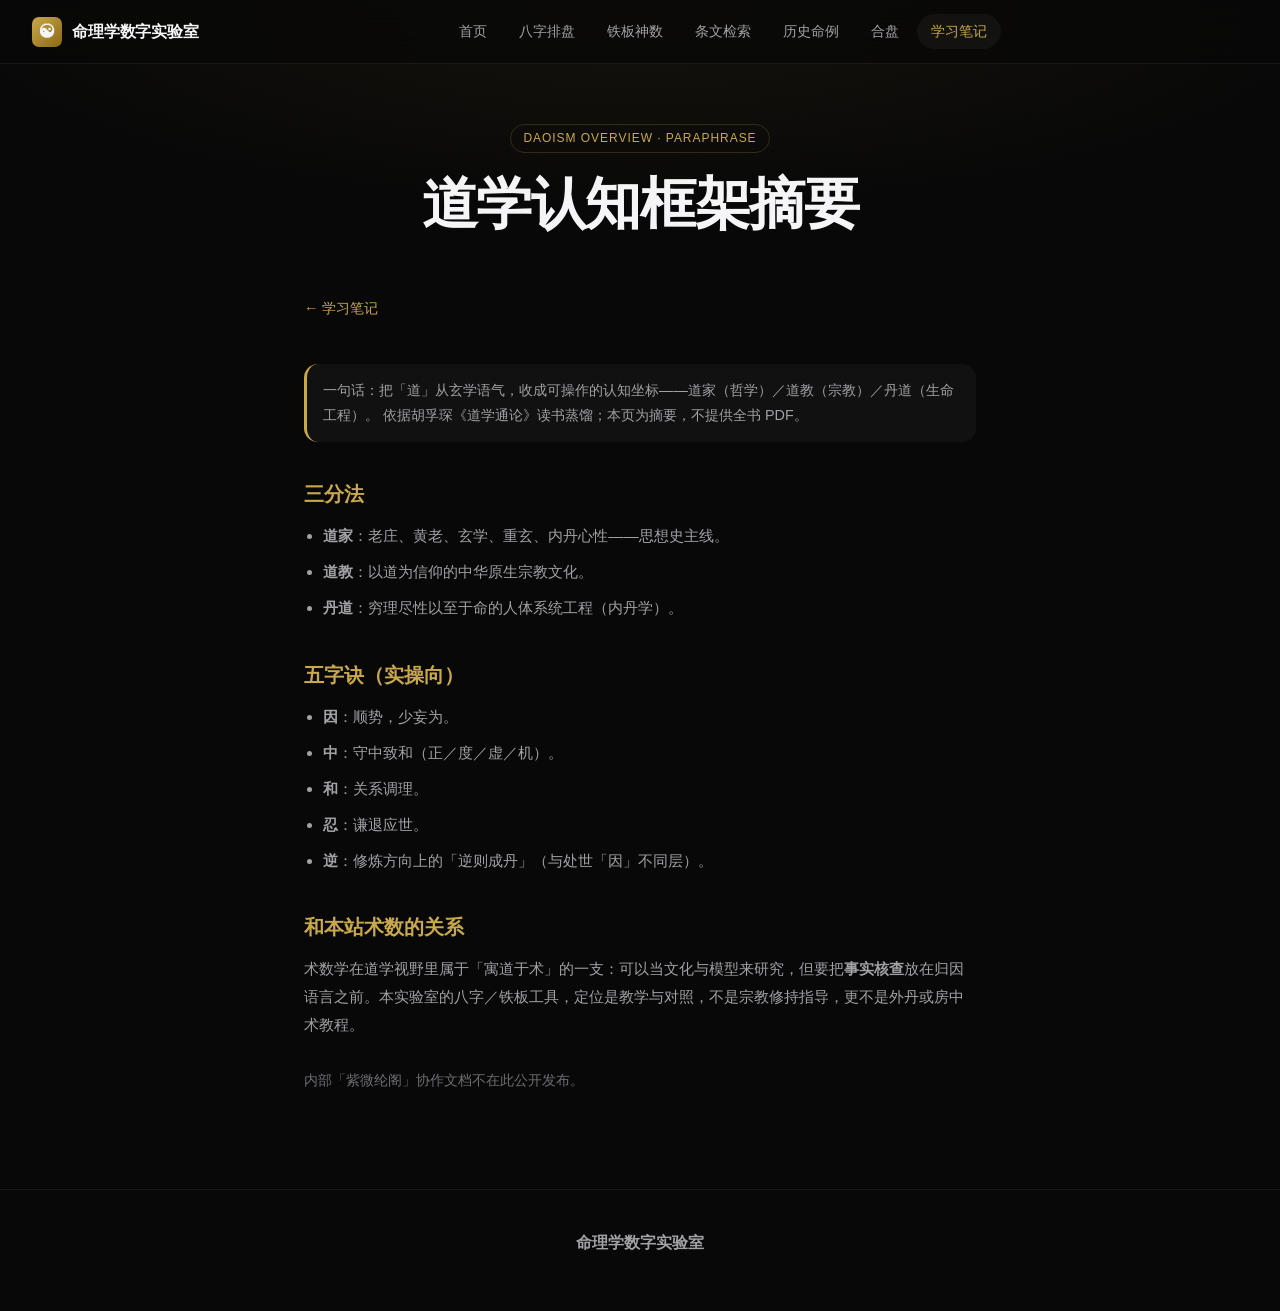
<file: notes-daoxue.html>
<!DOCTYPE html>
<html lang="zh-CN">
<head>
  <meta charset="UTF-8">
  <meta name="viewport" content="width=device-width, initial-scale=1.0">
  <title>道学认知摘要 · 学习笔记</title>
  <link rel="stylesheet" href="css/style.css">
  <style>
    .prose { max-width: 720px; margin: 0 auto; }
    .prose h2 { font-size: 1.25rem; color: var(--gold); margin: 36px 0 12px; }
    .prose p, .prose li { font-size: 0.95rem; color: var(--text-secondary); line-height: 1.85; }
    .prose ul { margin: 0 0 16px 1.2em; }
    .prose li { margin-bottom: 8px; }
    .callout {
      padding: 14px 16px; margin: 20px 0; border-radius: var(--radius-md);
      border-left: 3px solid var(--gold); background: var(--bg-secondary);
      font-size: 0.9rem; color: var(--text-secondary); line-height: 1.75;
    }
    .back { display:inline-block; margin-bottom: 24px; color: var(--gold); text-decoration:none; font-size:0.9rem; }
  </style>
</head>
<body>
<nav class="nav">
  <div class="nav__logo"><div class="nav__logo-icon">☯</div><span>命理学数字实验室</span></div>
  <ul class="nav__links">
    <li><a href="index.html">首页</a></li>
    <li><a href="bazi.html">八字排盘</a></li>
    <li><a href="tiepan.html">铁板神数</a></li>
    <li><a href="search.html">条文检索</a></li>
    <li><a href="cases.html">历史命例</a></li>
        <li><a href="hepan.html">合盘</a></li>
<li><a href="notes.html" class="active">学习笔记</a></li>
  </ul>
  <div class="nav-toggle"><span></span><span></span><span></span></div>
</nav>

<div class="page-header">
  <div class="page-header__label">Daoism Overview · Paraphrase</div>
  <h1 class="display-lg">道学认知框架摘要</h1>
</div>

<main style="padding:0 0 96px;">
  <div class="container prose">
    <a class="back" href="notes.html">← 学习笔记</a>
    <div class="callout">
      一句话：把「道」从玄学语气，收成可操作的认知坐标——道家（哲学）／道教（宗教）／丹道（生命工程）。
      依据胡孚琛《道学通论》读书蒸馏；本页为摘要，不提供全书 PDF。
    </div>

    <h2>三分法</h2>
    <ul>
      <li><strong>道家</strong>：老庄、黄老、玄学、重玄、内丹心性——思想史主线。</li>
      <li><strong>道教</strong>：以道为信仰的中华原生宗教文化。</li>
      <li><strong>丹道</strong>：穷理尽性以至于命的人体系统工程（内丹学）。</li>
    </ul>

    <h2>五字诀（实操向）</h2>
    <ul>
      <li><strong>因</strong>：顺势，少妄为。</li>
      <li><strong>中</strong>：守中致和（正／度／虚／机）。</li>
      <li><strong>和</strong>：关系调理。</li>
      <li><strong>忍</strong>：谦退应世。</li>
      <li><strong>逆</strong>：修炼方向上的「逆则成丹」（与处世「因」不同层）。</li>
    </ul>

    <h2>和本站术数的关系</h2>
    <p>术数学在道学视野里属于「寓道于术」的一支：可以当文化与模型来研究，但要把<strong>事实核查</strong>放在归因语言之前。本实验室的八字／铁板工具，定位是教学与对照，不是宗教修持指导，更不是外丹或房中术教程。</p>

    <p style="margin-top:28px;font-size:0.85rem;color:var(--text-tertiary);">内部「紫微纶阁」协作文档不在此公开发布。</p>
  </div>
</main>

<footer class="footer"><div class="container"><div class="footer__logo">命理学数字实验室</div></div></footer>
<script src="js/main.js"></script>
</body>
</html>
</file>
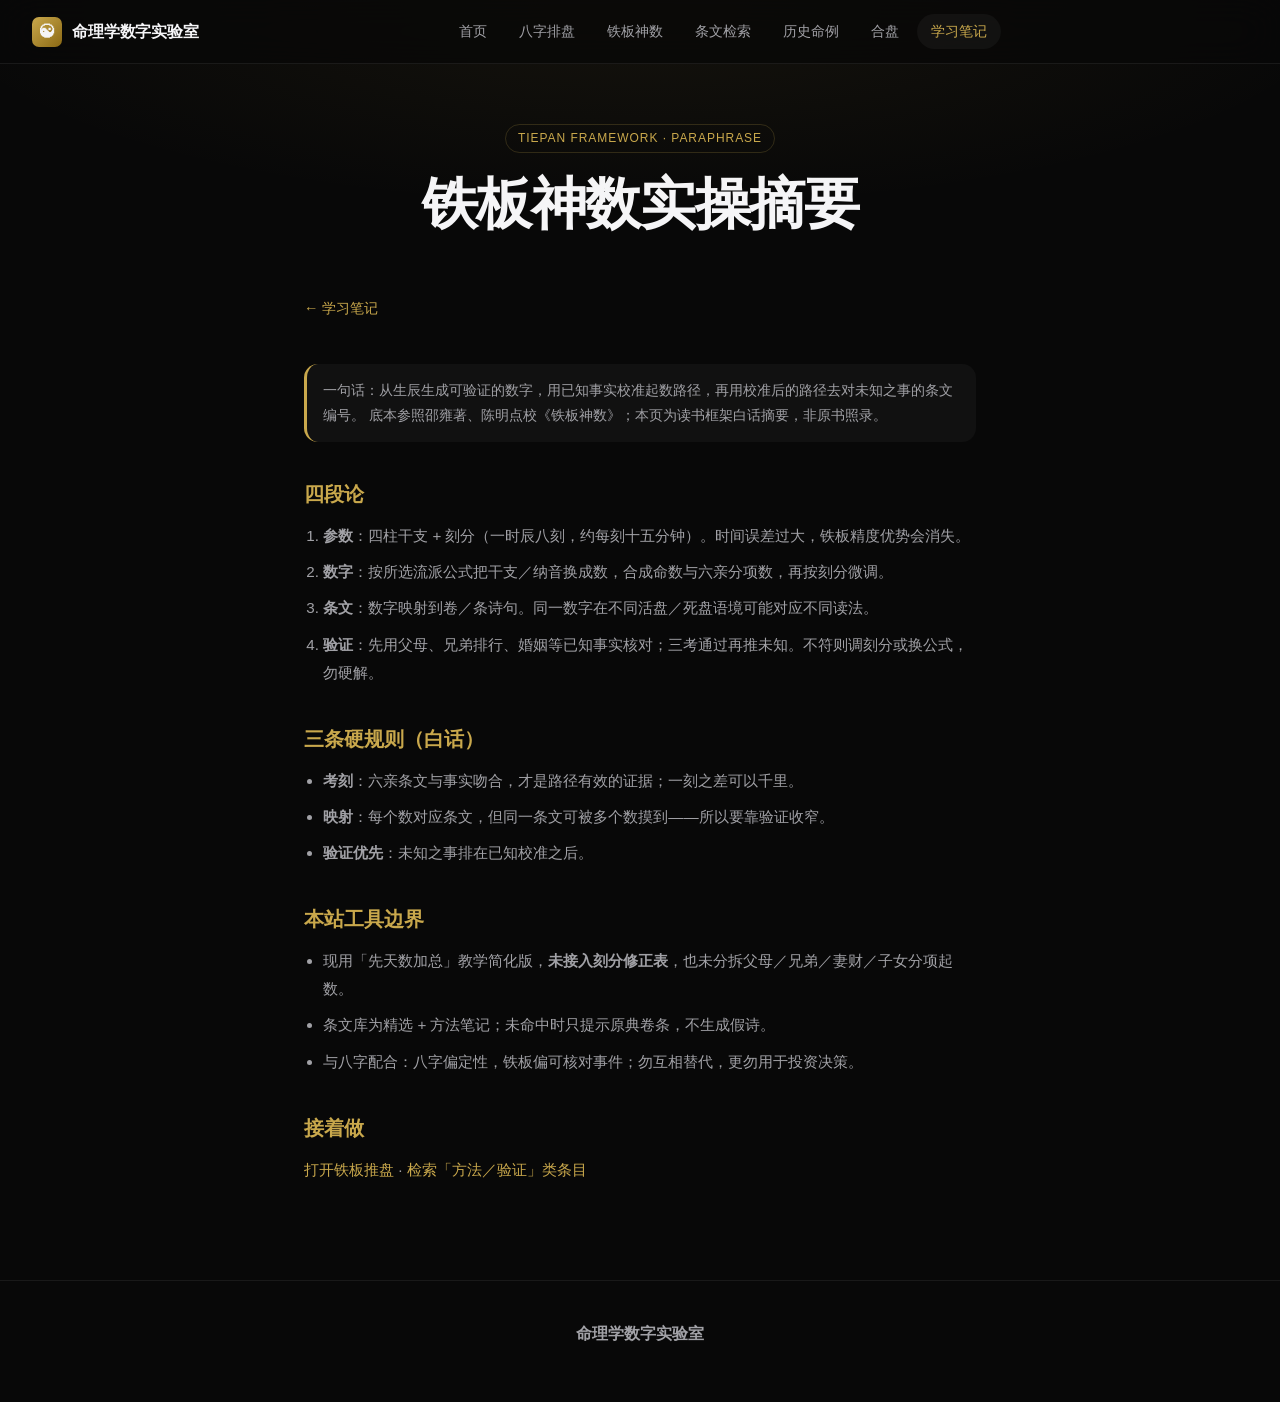
<file: notes-tiepan.html>
<!DOCTYPE html>
<html lang="zh-CN">
<head>
  <meta charset="UTF-8">
  <meta name="viewport" content="width=device-width, initial-scale=1.0">
  <title>铁板实操摘要 · 学习笔记</title>
  <link rel="stylesheet" href="css/style.css">
  <style>
    .prose { max-width: 720px; margin: 0 auto; }
    .prose h2 { font-size: 1.25rem; color: var(--gold); margin: 36px 0 12px; }
    .prose h3 { font-size: 1.05rem; margin: 24px 0 10px; color: var(--text-primary); }
    .prose p, .prose li { font-size: 0.95rem; color: var(--text-secondary); line-height: 1.85; }
    .prose ul, .prose ol { margin: 0 0 16px 1.2em; }
    .prose li { margin-bottom: 8px; }
    .callout {
      padding: 14px 16px; margin: 20px 0; border-radius: var(--radius-md);
      border-left: 3px solid var(--gold); background: var(--bg-secondary);
      font-size: 0.9rem; color: var(--text-secondary); line-height: 1.75;
    }
    .back { display:inline-block; margin-bottom: 24px; color: var(--gold); text-decoration:none; font-size:0.9rem; }
  </style>
</head>
<body>
<nav class="nav">
  <div class="nav__logo"><div class="nav__logo-icon">☯</div><span>命理学数字实验室</span></div>
  <ul class="nav__links">
    <li><a href="index.html">首页</a></li>
    <li><a href="bazi.html">八字排盘</a></li>
    <li><a href="tiepan.html">铁板神数</a></li>
    <li><a href="search.html">条文检索</a></li>
    <li><a href="cases.html">历史命例</a></li>
        <li><a href="hepan.html">合盘</a></li>
<li><a href="notes.html" class="active">学习笔记</a></li>
  </ul>
  <div class="nav-toggle"><span></span><span></span><span></span></div>
</nav>

<div class="page-header">
  <div class="page-header__label">Tiepan Framework · Paraphrase</div>
  <h1 class="display-lg">铁板神数实操摘要</h1>
</div>

<main style="padding:0 0 96px;">
  <div class="container prose">
    <a class="back" href="notes.html">← 学习笔记</a>
    <div class="callout">
      一句话：从生辰生成可验证的数字，用已知事实校准起数路径，再用校准后的路径去对未知之事的条文编号。
      底本参照邵雍著、陈明点校《铁板神数》；本页为读书框架白话摘要，非原书照录。
    </div>

    <h2>四段论</h2>
    <ol>
      <li><strong>参数</strong>：四柱干支 + 刻分（一时辰八刻，约每刻十五分钟）。时间误差过大，铁板精度优势会消失。</li>
      <li><strong>数字</strong>：按所选流派公式把干支／纳音换成数，合成命数与六亲分项数，再按刻分微调。</li>
      <li><strong>条文</strong>：数字映射到卷／条诗句。同一数字在不同活盘／死盘语境可能对应不同读法。</li>
      <li><strong>验证</strong>：先用父母、兄弟排行、婚姻等已知事实核对；三考通过再推未知。不符则调刻分或换公式，勿硬解。</li>
    </ol>

    <h2>三条硬规则（白话）</h2>
    <ul>
      <li><strong>考刻</strong>：六亲条文与事实吻合，才是路径有效的证据；一刻之差可以千里。</li>
      <li><strong>映射</strong>：每个数对应条文，但同一条文可被多个数摸到——所以要靠验证收窄。</li>
      <li><strong>验证优先</strong>：未知之事排在已知校准之后。</li>
    </ul>

    <h2>本站工具边界</h2>
    <ul>
      <li>现用「先天数加总」教学简化版，<strong>未接入刻分修正表</strong>，也未分拆父母／兄弟／妻财／子女分项起数。</li>
      <li>条文库为精选 + 方法笔记；未命中时只提示原典卷条，不生成假诗。</li>
      <li>与八字配合：八字偏定性，铁板偏可核对事件；勿互相替代，更勿用于投资决策。</li>
    </ul>

    <h2>接着做</h2>
    <p><a href="tiepan.html" style="color:var(--gold)">打开铁板推盘</a> · <a href="search.html" style="color:var(--gold)">检索「方法／验证」类条目</a></p>
  </div>
</main>

<footer class="footer"><div class="container"><div class="footer__logo">命理学数字实验室</div></div></footer>
<script src="js/main.js"></script>
</body>
</html>
</file>
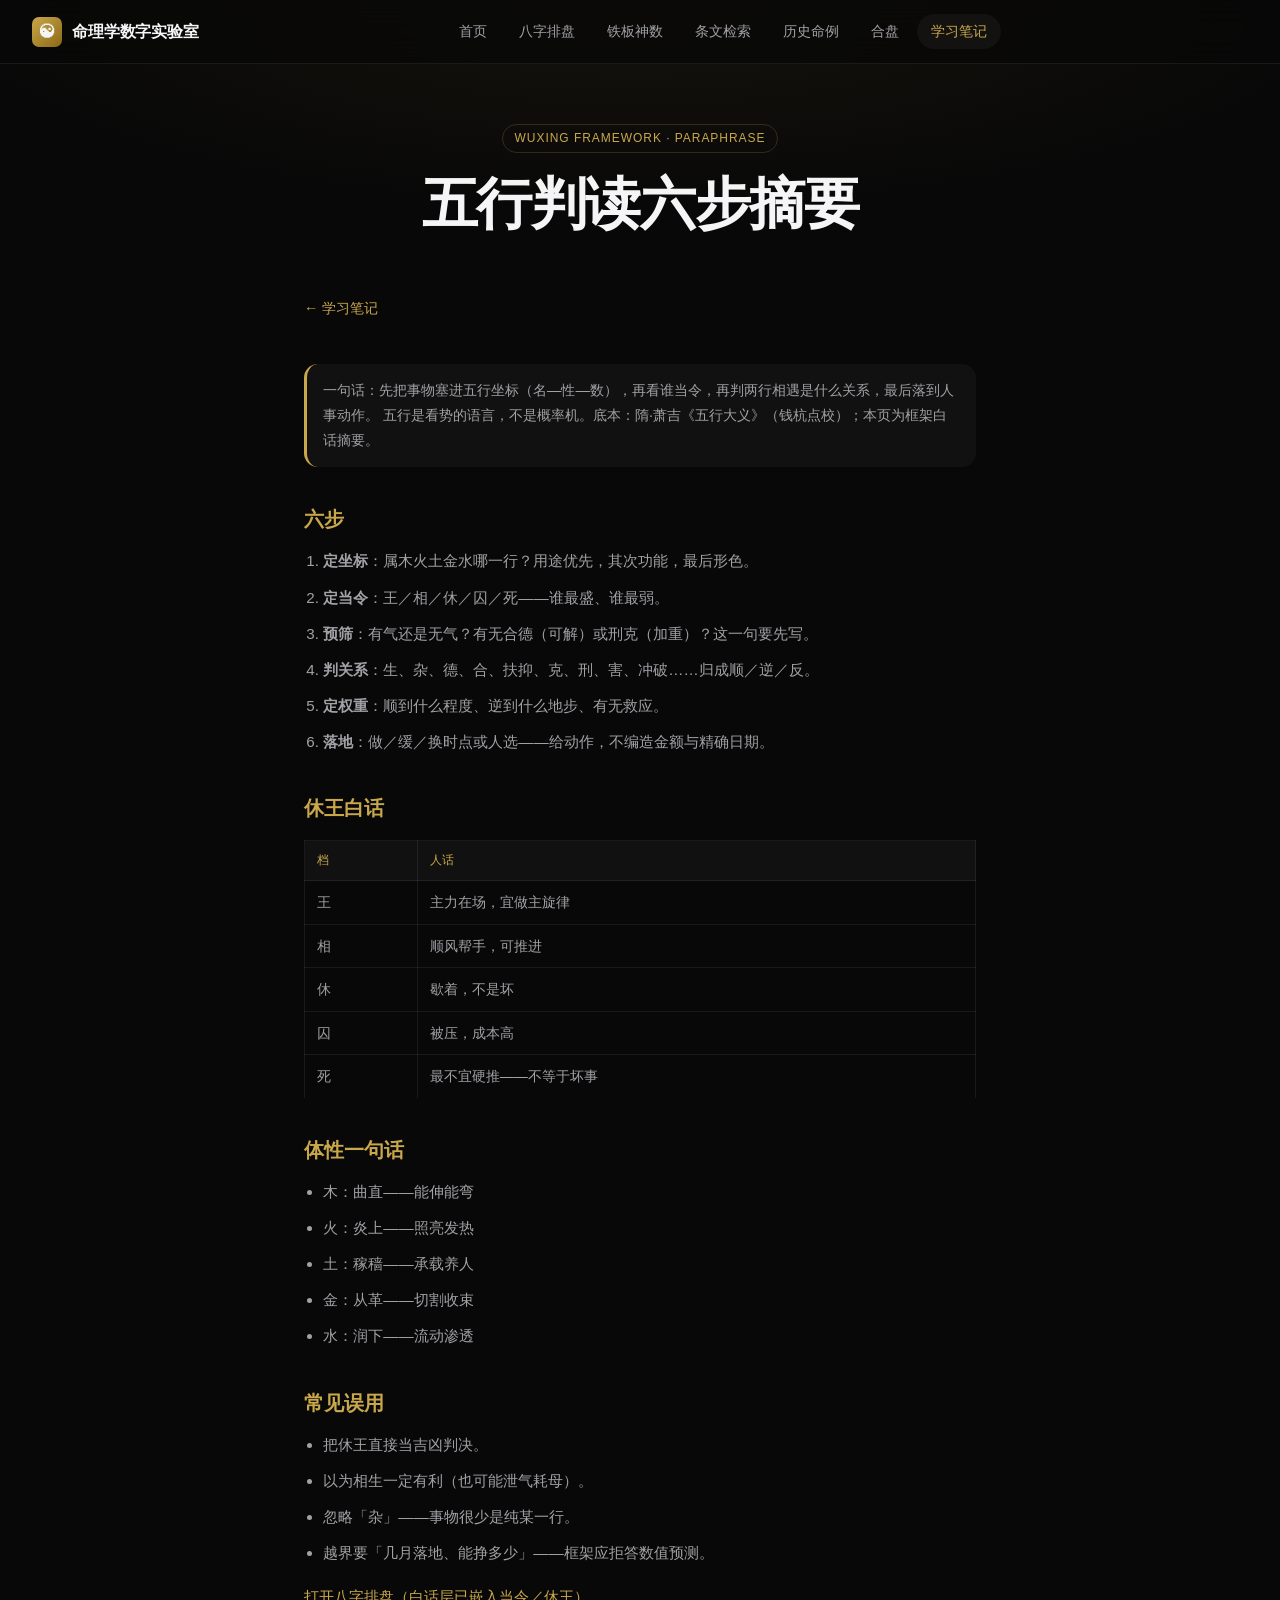
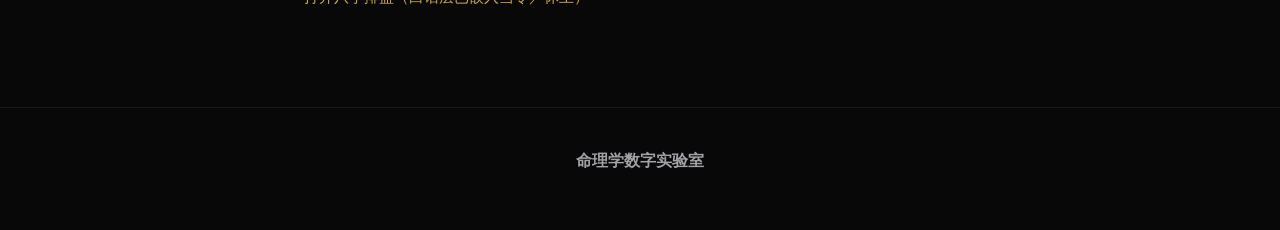
<file: notes-wuxing.html>
<!DOCTYPE html>
<html lang="zh-CN">
<head>
  <meta charset="UTF-8">
  <meta name="viewport" content="width=device-width, initial-scale=1.0">
  <title>五行判读摘要 · 学习笔记</title>
  <link rel="stylesheet" href="css/style.css">
  <style>
    .prose { max-width: 720px; margin: 0 auto; }
    .prose h2 { font-size: 1.25rem; color: var(--gold); margin: 36px 0 12px; }
    .prose p, .prose li { font-size: 0.95rem; color: var(--text-secondary); line-height: 1.85; }
    .prose ul, .prose ol { margin: 0 0 16px 1.2em; }
    .prose li { margin-bottom: 8px; }
    .callout {
      padding: 14px 16px; margin: 20px 0; border-radius: var(--radius-md);
      border-left: 3px solid var(--gold); background: var(--bg-secondary);
      font-size: 0.9rem; color: var(--text-secondary); line-height: 1.75;
    }
    .back { display:inline-block; margin-bottom: 24px; color: var(--gold); text-decoration:none; font-size:0.9rem; }
    table { width:100%; border-collapse: collapse; margin: 16px 0 24px; font-size: 0.88rem; }
    th, td { border: 1px solid var(--border); padding: 10px 12px; text-align: left; color: var(--text-secondary); }
    th { color: var(--gold); background: var(--bg-secondary); }
  </style>
</head>
<body>
<nav class="nav">
  <div class="nav__logo"><div class="nav__logo-icon">☯</div><span>命理学数字实验室</span></div>
  <ul class="nav__links">
    <li><a href="index.html">首页</a></li>
    <li><a href="bazi.html">八字排盘</a></li>
    <li><a href="tiepan.html">铁板神数</a></li>
    <li><a href="search.html">条文检索</a></li>
    <li><a href="cases.html">历史命例</a></li>
        <li><a href="hepan.html">合盘</a></li>
<li><a href="notes.html" class="active">学习笔记</a></li>
  </ul>
  <div class="nav-toggle"><span></span><span></span><span></span></div>
</nav>

<div class="page-header">
  <div class="page-header__label">Wuxing Framework · Paraphrase</div>
  <h1 class="display-lg">五行判读六步摘要</h1>
</div>

<main style="padding:0 0 96px;">
  <div class="container prose">
    <a class="back" href="notes.html">← 学习笔记</a>
    <div class="callout">
      一句话：先把事物塞进五行坐标（名—性—数），再看谁当令，再判两行相遇是什么关系，最后落到人事动作。
      五行是看势的语言，不是概率机。底本：隋·萧吉《五行大义》（钱杭点校）；本页为框架白话摘要。
    </div>

    <h2>六步</h2>
    <ol>
      <li><strong>定坐标</strong>：属木火土金水哪一行？用途优先，其次功能，最后形色。</li>
      <li><strong>定当令</strong>：王／相／休／囚／死——谁最盛、谁最弱。</li>
      <li><strong>预筛</strong>：有气还是无气？有无合德（可解）或刑克（加重）？这一句要先写。</li>
      <li><strong>判关系</strong>：生、杂、德、合、扶抑、克、刑、害、冲破……归成顺／逆／反。</li>
      <li><strong>定权重</strong>：顺到什么程度、逆到什么地步、有无救应。</li>
      <li><strong>落地</strong>：做／缓／换时点或人选——给动作，不编造金额与精确日期。</li>
    </ol>

    <h2>休王白话</h2>
    <table>
      <tr><th>档</th><th>人话</th></tr>
      <tr><td>王</td><td>主力在场，宜做主旋律</td></tr>
      <tr><td>相</td><td>顺风帮手，可推进</td></tr>
      <tr><td>休</td><td>歇着，不是坏</td></tr>
      <tr><td>囚</td><td>被压，成本高</td></tr>
      <tr><td>死</td><td>最不宜硬推——不等于坏事</td></tr>
    </table>

    <h2>体性一句话</h2>
    <ul>
      <li>木：曲直——能伸能弯</li>
      <li>火：炎上——照亮发热</li>
      <li>土：稼穑——承载养人</li>
      <li>金：从革——切割收束</li>
      <li>水：润下——流动渗透</li>
    </ul>

    <h2>常见误用</h2>
    <ul>
      <li>把休王直接当吉凶判决。</li>
      <li>以为相生一定有利（也可能泄气耗母）。</li>
      <li>忽略「杂」——事物很少是纯某一行。</li>
      <li>越界要「几月落地、能挣多少」——框架应拒答数值预测。</li>
    </ul>

    <p><a href="bazi.html" style="color:var(--gold)">打开八字排盘（白话层已嵌入当令／休王）</a></p>
  </div>
</main>

<footer class="footer"><div class="container"><div class="footer__logo">命理学数字实验室</div></div></footer>
<script src="js/main.js"></script>
</body>
</html>
</file>
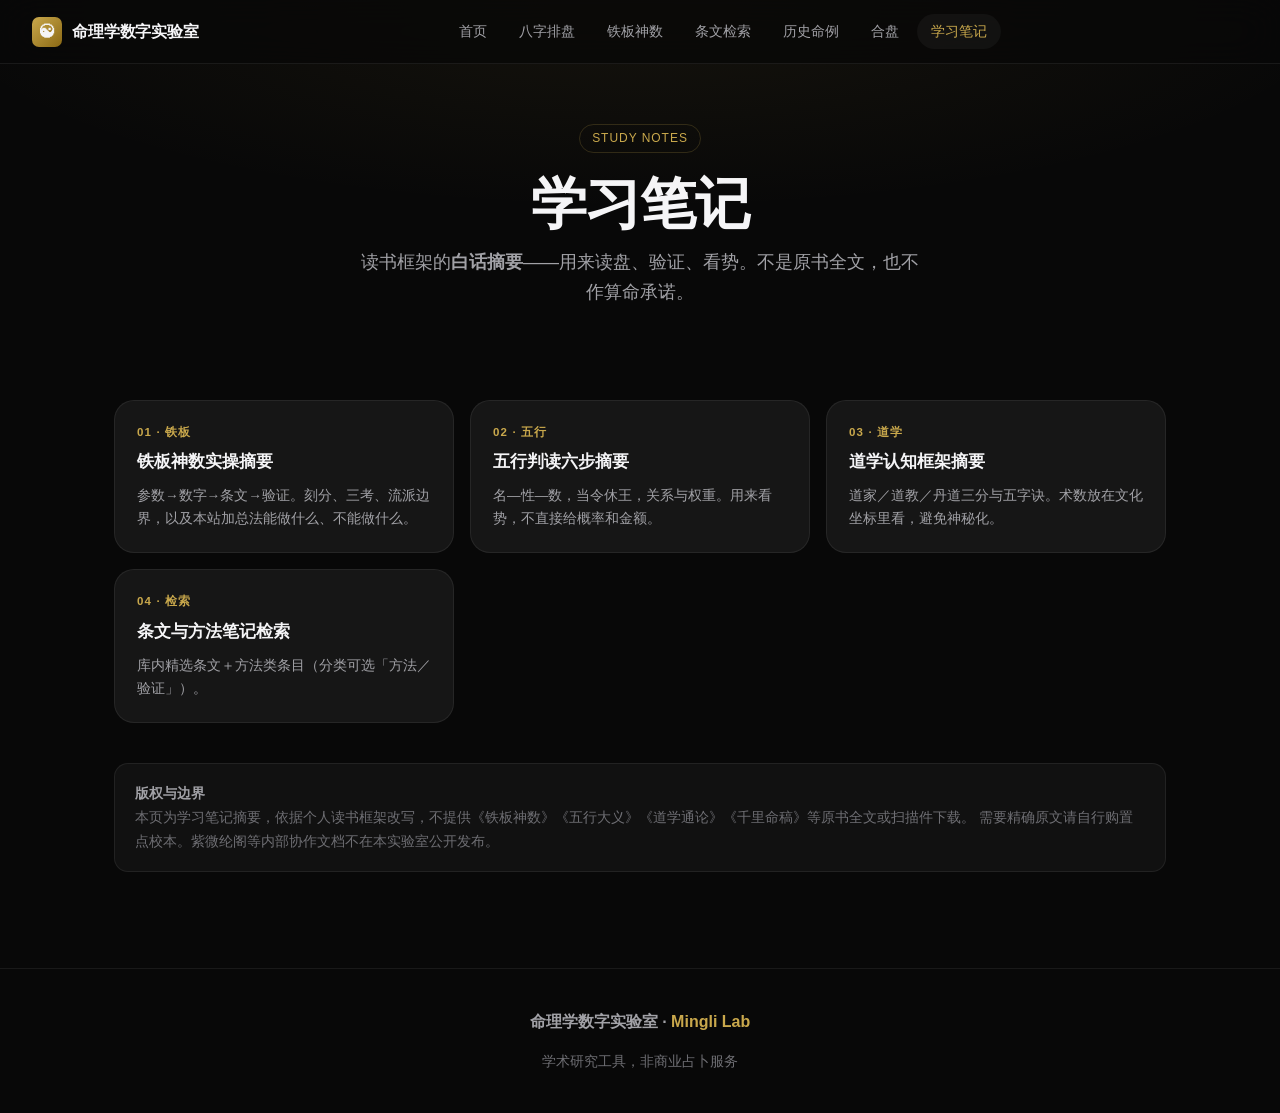
<file: notes.html>
<!DOCTYPE html>
<html lang="zh-CN">
<head>
  <meta charset="UTF-8">
  <meta name="viewport" content="width=device-width, initial-scale=1.0">
  <title>学习笔记 · 命理学数字实验室</title>
  <meta name="description" content="铁板实操、五行判读、道学认知——读书框架的白话摘要，非原书全文。">
  <link rel="stylesheet" href="css/style.css">
  <style>
    .note-grid {
      display: grid;
      grid-template-columns: repeat(auto-fill, minmax(260px, 1fr));
      gap: 16px;
      margin-top: 32px;
    }
    .note-card {
      display: block;
      text-decoration: none;
      background: var(--bg-card);
      border: 1px solid var(--border);
      border-radius: var(--radius-lg);
      padding: 22px;
      transition: all var(--duration) var(--ease);
    }
    .note-card:hover {
      border-color: var(--border-gold);
      background: var(--bg-card-hover);
      transform: translateY(-2px);
      box-shadow: var(--shadow-gold);
    }
    .note-card__eyebrow {
      font-size: 0.72rem;
      letter-spacing: 0.1em;
      color: var(--gold);
      margin-bottom: 8px;
      font-weight: 600;
    }
    .note-card__title {
      font-size: 1.05rem;
      font-weight: 650;
      color: var(--text-primary);
      margin-bottom: 8px;
    }
    .note-card__desc {
      font-size: 0.85rem;
      color: var(--text-secondary);
      line-height: 1.7;
    }
    .disclaimer {
      margin-top: 40px;
      padding: 18px 20px;
      border-radius: var(--radius-md);
      border: 1px solid var(--border);
      background: var(--bg-secondary);
      font-size: 0.85rem;
      color: var(--text-tertiary);
      line-height: 1.75;
    }
  </style>
</head>
<body>
<nav class="nav">
  <div class="nav__logo">
    <div class="nav__logo-icon">☯</div>
    <span>命理学数字实验室</span>
  </div>
  <ul class="nav__links">
    <li><a href="index.html">首页</a></li>
    <li><a href="bazi.html">八字排盘</a></li>
    <li><a href="tiepan.html">铁板神数</a></li>
    <li><a href="search.html">条文检索</a></li>
    <li><a href="cases.html">历史命例</a></li>
        <li><a href="hepan.html">合盘</a></li>
<li><a href="notes.html" class="active">学习笔记</a></li>
  </ul>
  <div class="nav-toggle"><span></span><span></span><span></span></div>
</nav>

<div class="page-header">
  <div class="page-header__label">Study Notes</div>
  <h1 class="display-lg">学习笔记</h1>
  <p class="body-lg text-secondary" style="margin-top:12px; max-width:560px; margin-left:auto; margin-right:auto;">
    读书框架的<strong>白话摘要</strong>——用来读盘、验证、看势。不是原书全文，也不作算命承诺。
  </p>
</div>

<main style="padding: 0 0 96px;">
  <div class="container">
    <div class="note-grid">
      <a class="note-card" href="notes-tiepan.html">
        <div class="note-card__eyebrow">01 · 铁板</div>
        <div class="note-card__title">铁板神数实操摘要</div>
        <div class="note-card__desc">参数→数字→条文→验证。刻分、三考、流派边界，以及本站加总法能做什么、不能做什么。</div>
      </a>
      <a class="note-card" href="notes-wuxing.html">
        <div class="note-card__eyebrow">02 · 五行</div>
        <div class="note-card__title">五行判读六步摘要</div>
        <div class="note-card__desc">名—性—数，当令休王，关系与权重。用来看势，不直接给概率和金额。</div>
      </a>
      <a class="note-card" href="notes-daoxue.html">
        <div class="note-card__eyebrow">03 · 道学</div>
        <div class="note-card__title">道学认知框架摘要</div>
        <div class="note-card__desc">道家／道教／丹道三分与五字诀。术数放在文化坐标里看，避免神秘化。</div>
      </a>
      <a class="note-card" href="search.html">
        <div class="note-card__eyebrow">04 · 检索</div>
        <div class="note-card__title">条文与方法笔记检索</div>
        <div class="note-card__desc">库内精选条文＋方法类条目（分类可选「方法／验证」）。</div>
      </a>
    </div>

    <div class="disclaimer">
      <strong style="color:var(--text-secondary)">版权与边界</strong><br>
      本页为学习笔记摘要，依据个人读书框架改写，不提供《铁板神数》《五行大义》《道学通论》《千里命稿》等原书全文或扫描件下载。
      需要精确原文请自行购置点校本。紫微纶阁等内部协作文档不在本实验室公开发布。
    </div>
  </div>
</main>

<footer class="footer">
  <div class="container">
    <div class="footer__logo">命理学数字实验室 · <em>Mingli Lab</em></div>
    <p>学术研究工具，非商业占卜服务</p>
  </div>
</footer>
<script src="js/main.js"></script>
</body>
</html>
</file>
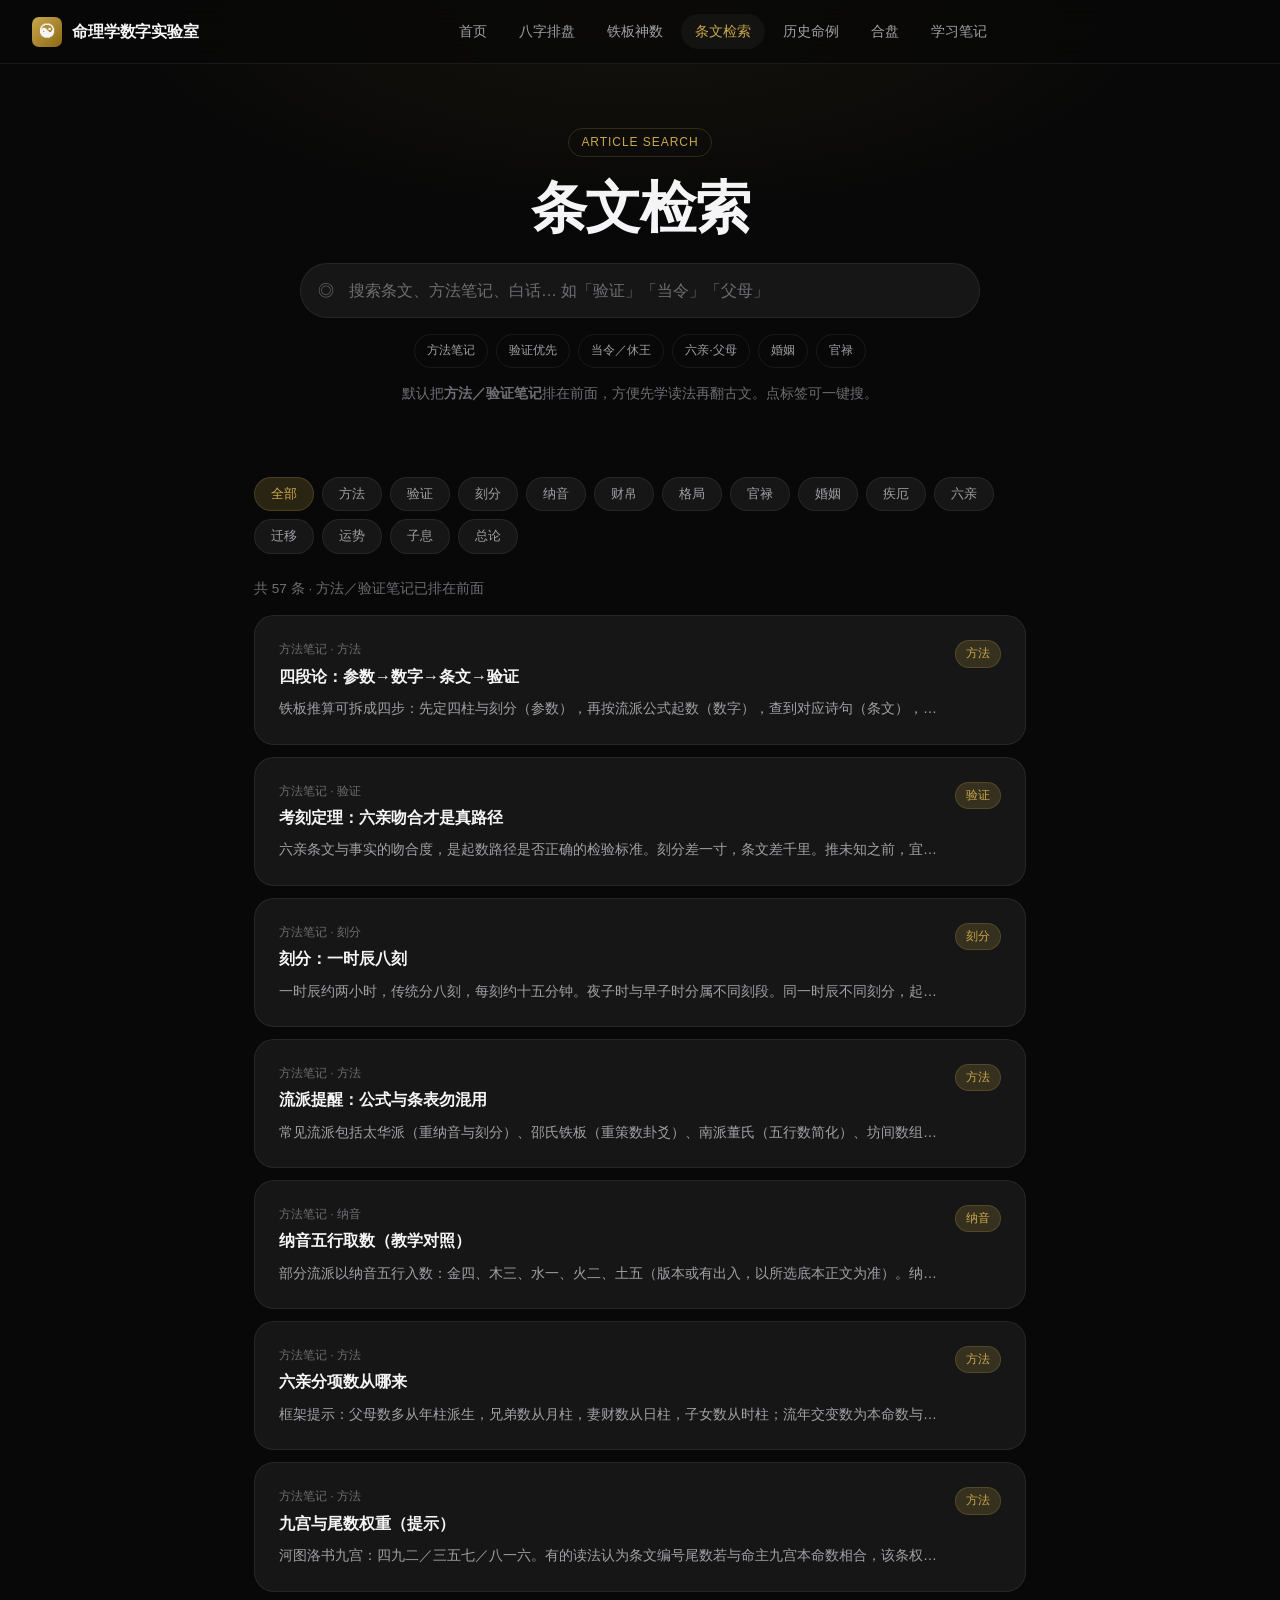
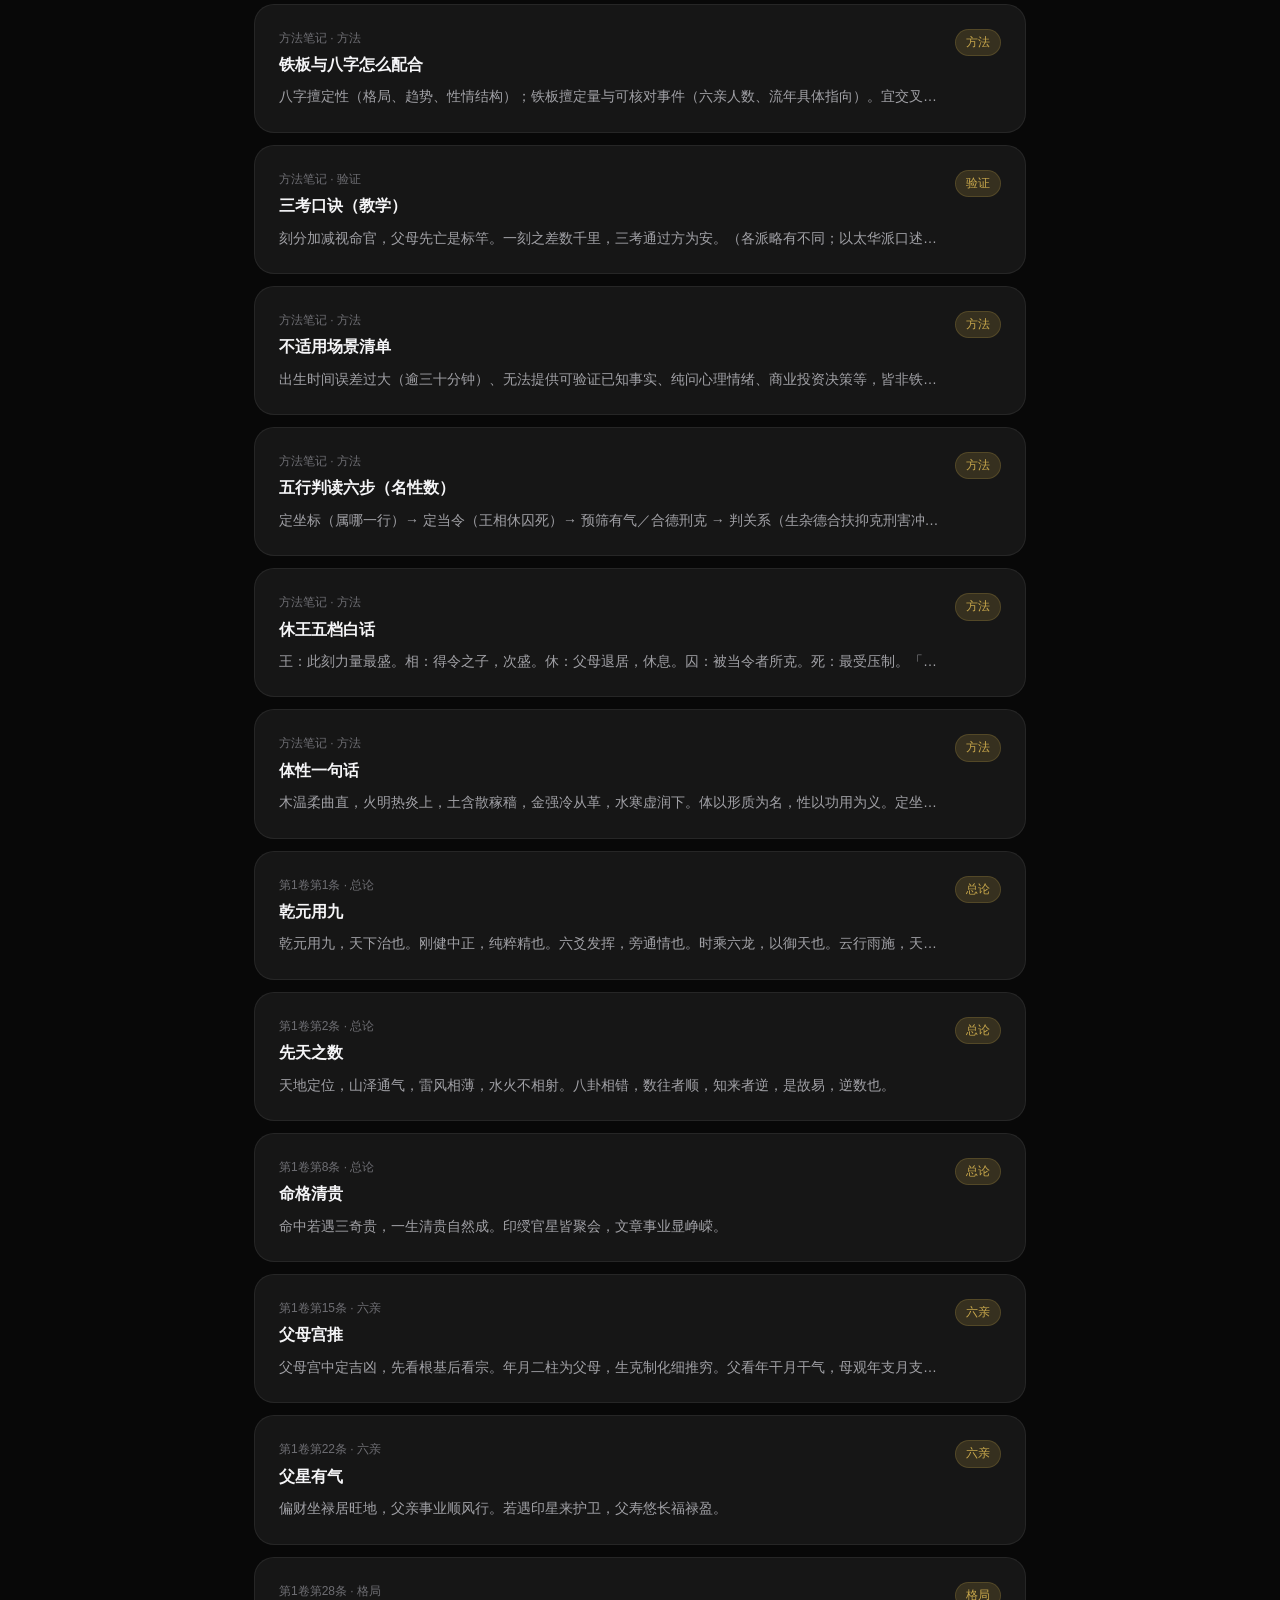
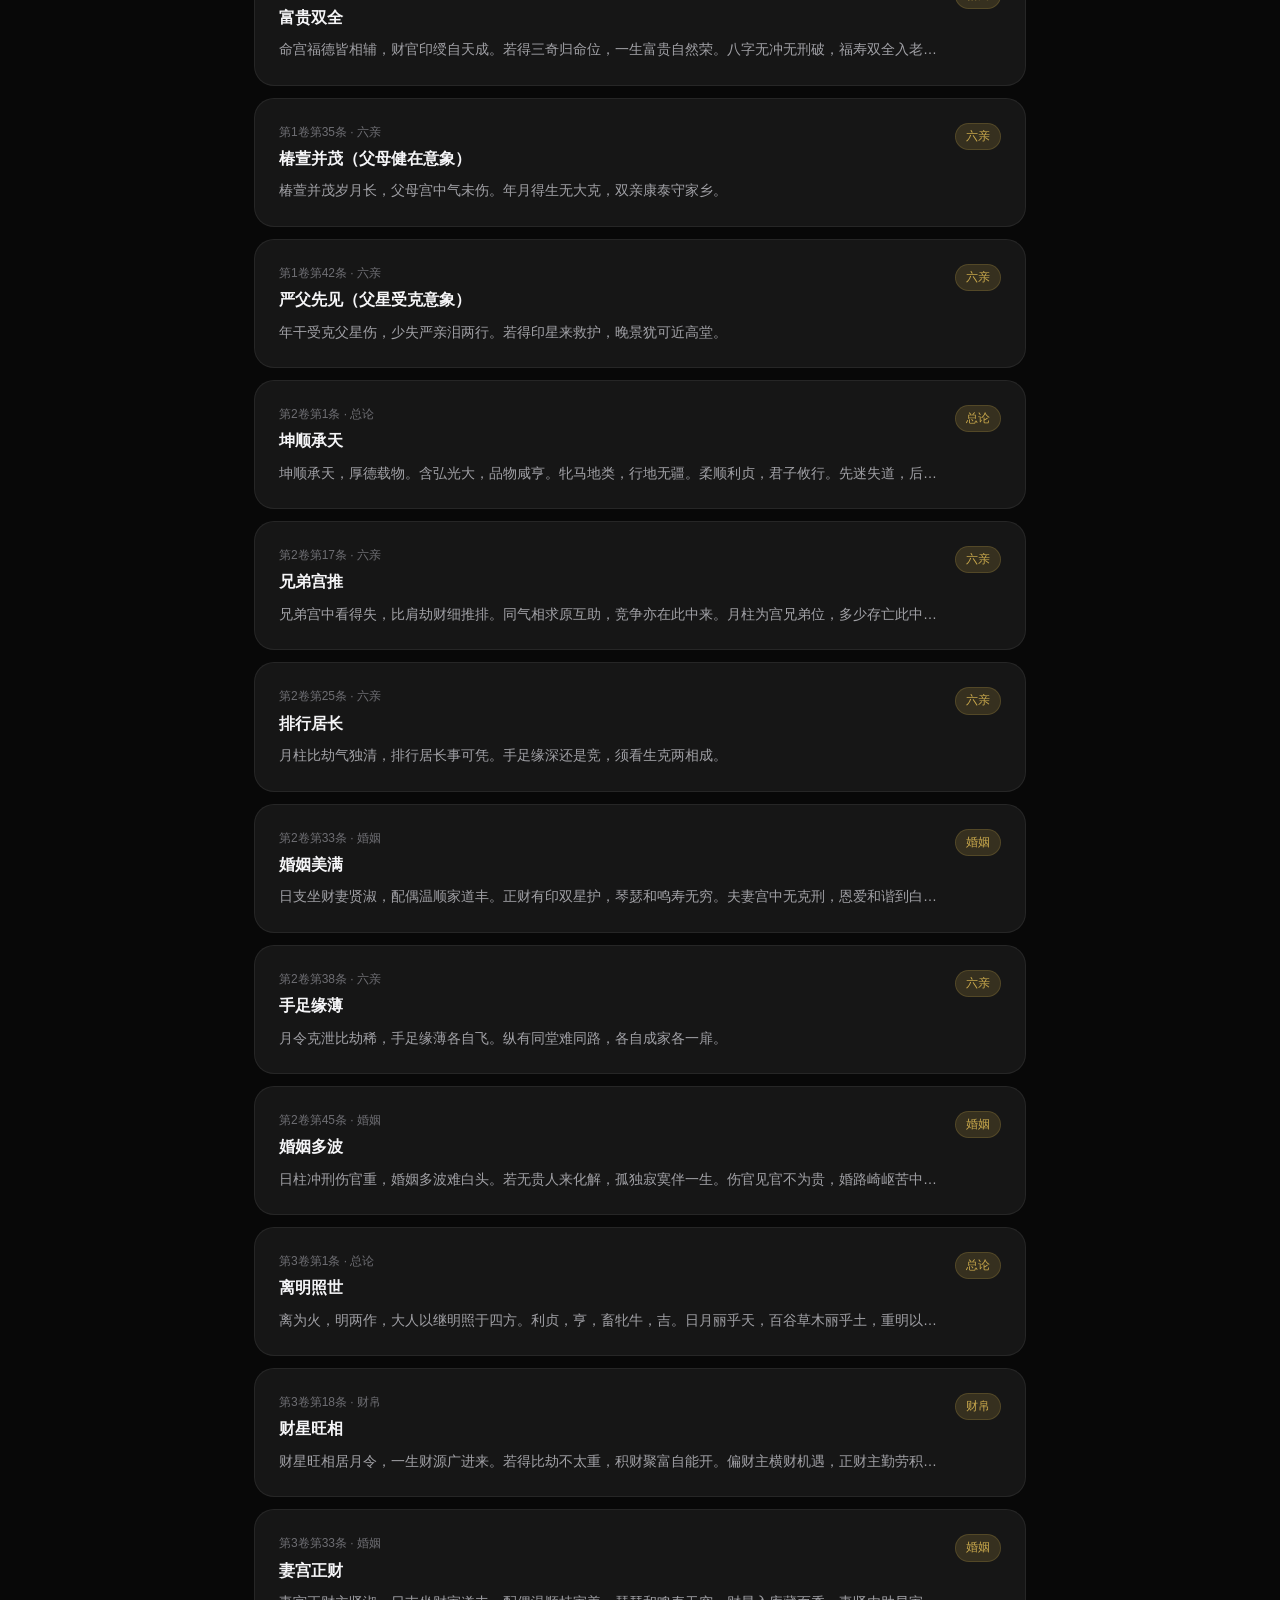
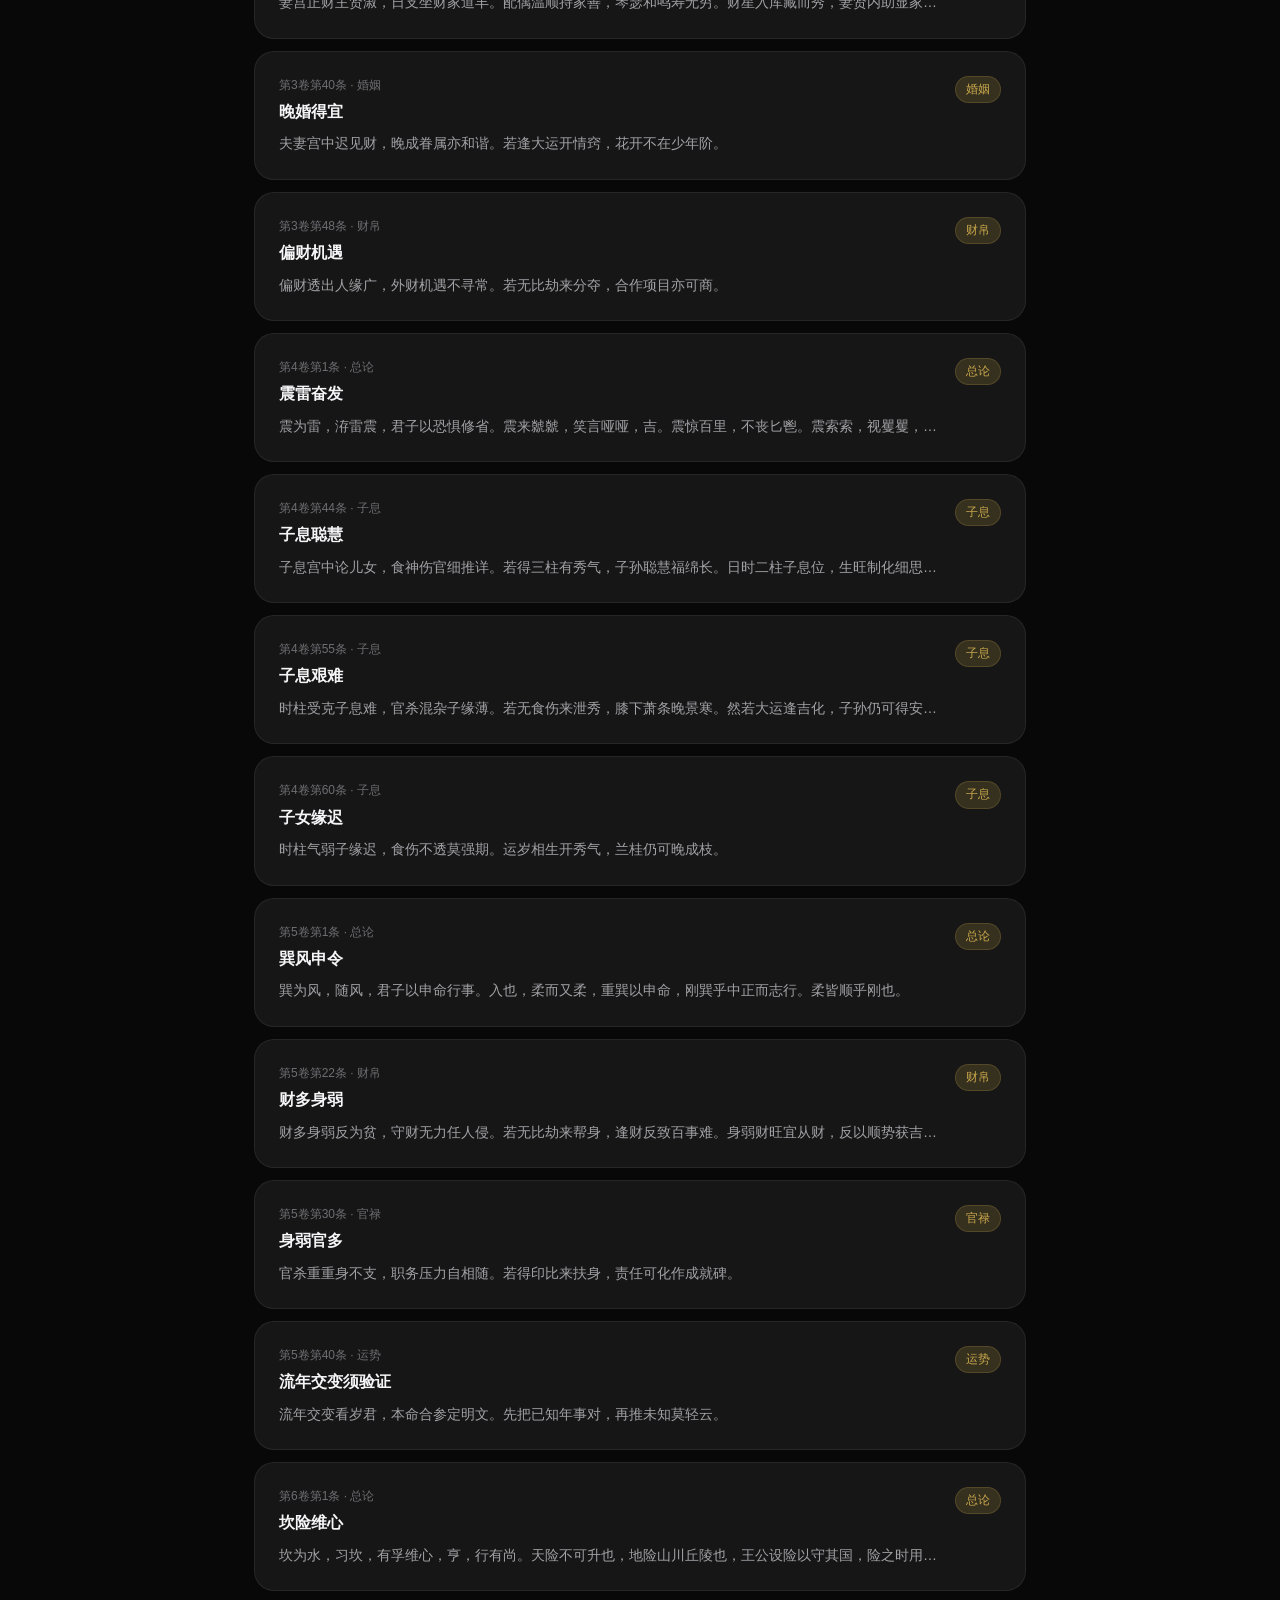
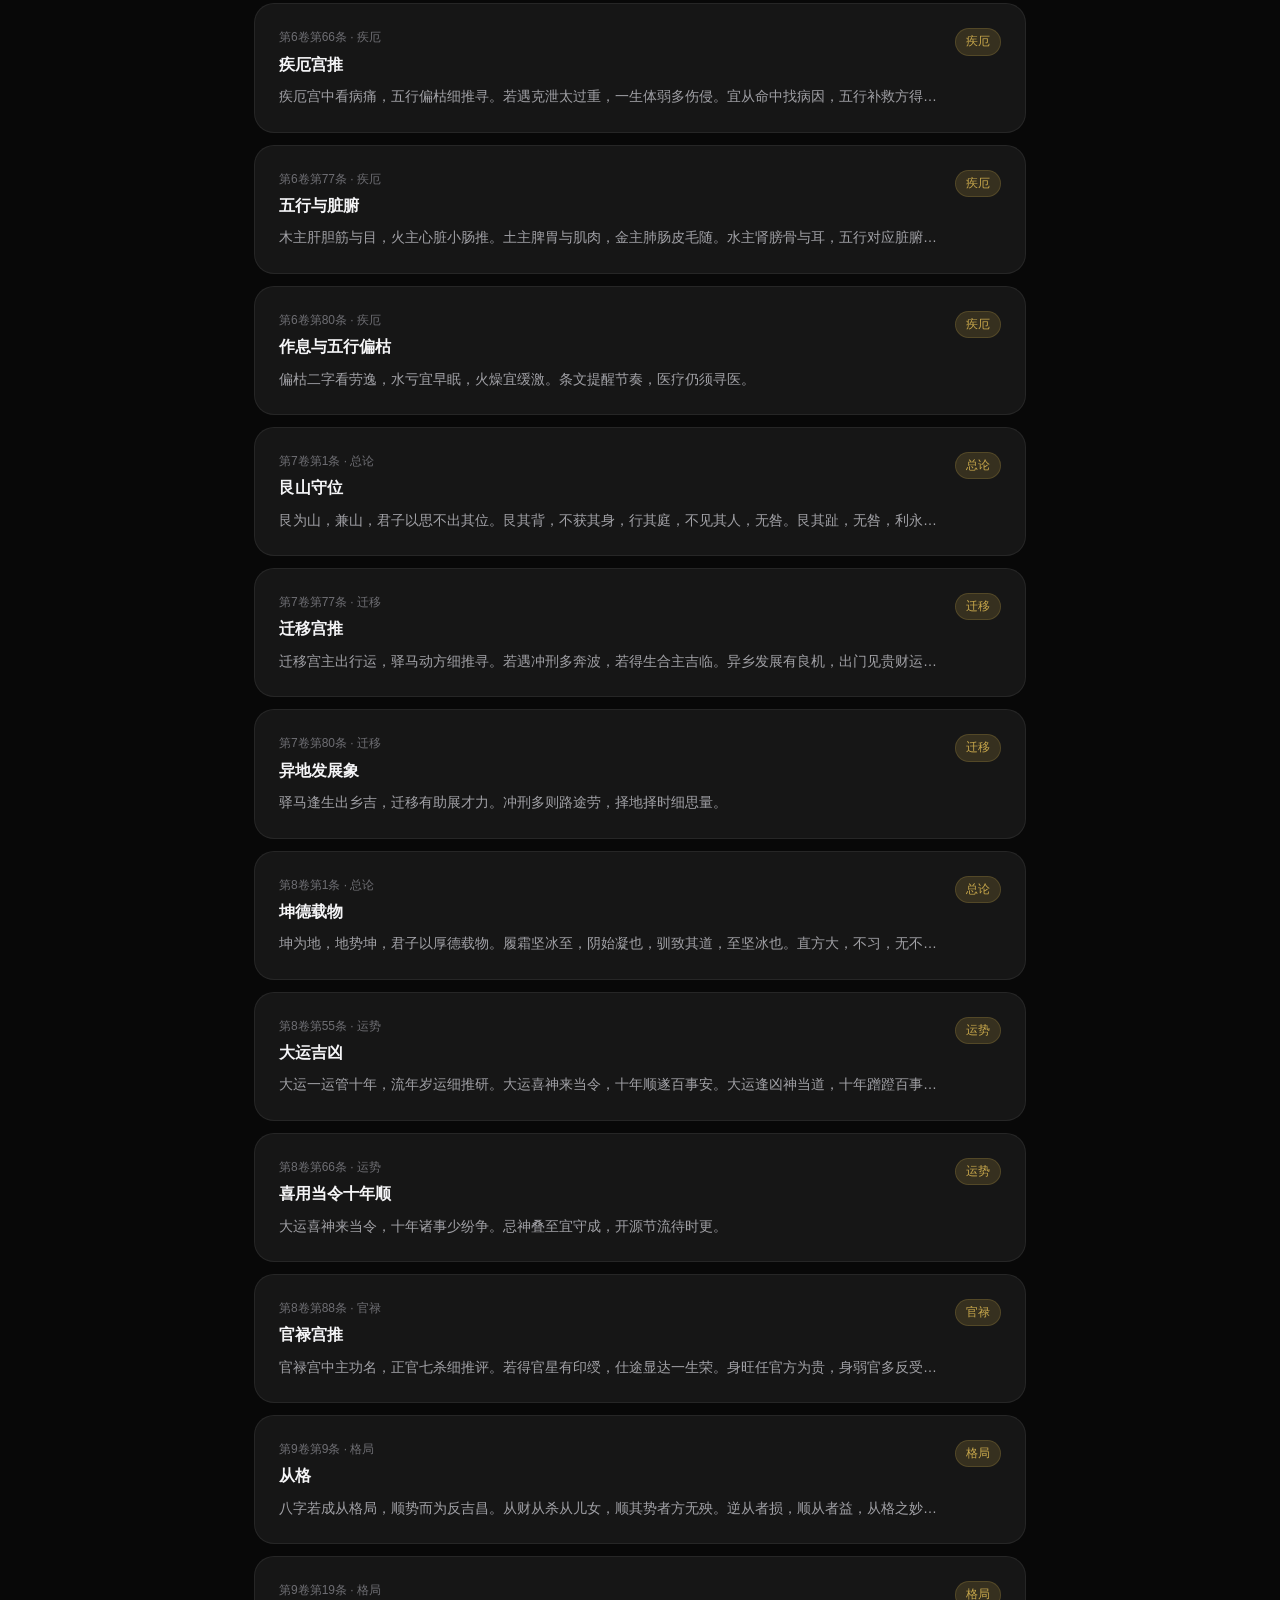
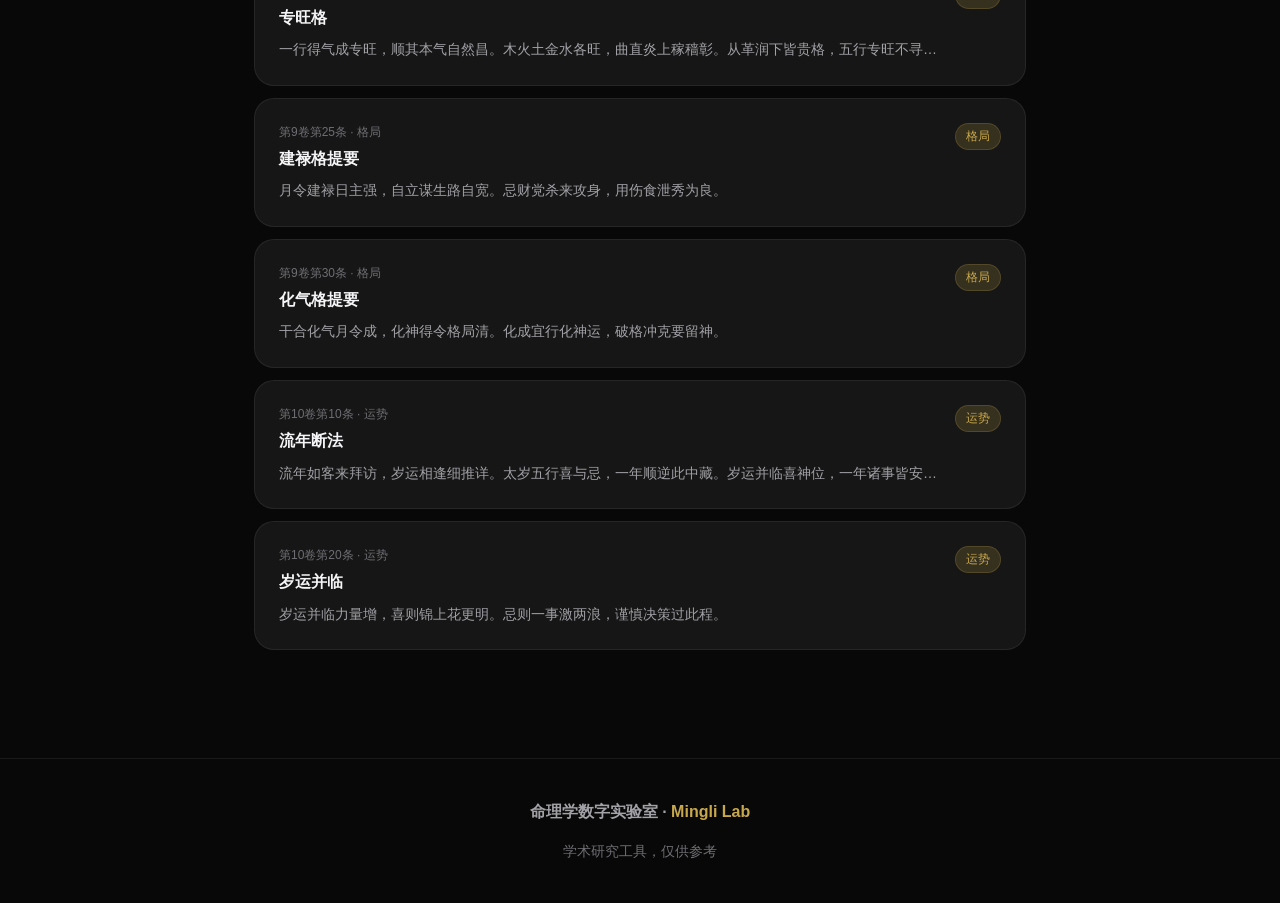
<file: search.html>
<!DOCTYPE html>
<html lang="zh-CN">
<head>
  <meta charset="UTF-8">
  <meta name="viewport" content="width=device-width, initial-scale=1.0">
  <title>条文检索 · 命理学数字实验室</title>
  <link rel="stylesheet" href="css/style.css">
  <style>
    .search-hero {
      text-align: center;
      padding: calc(var(--nav-h) + 64px) 0 48px;
      position: relative;
    }
    .search-hero::before {
      content:'';
      position:absolute;
      inset:0;
      background:radial-gradient(ellipse 70% 80% at 50% 0%, rgba(201,168,76,0.07) 0%, transparent 60%);
      pointer-events:none;
    }
    .filter-row {
      display: flex; gap: 8px; flex-wrap: wrap;
      margin: 24px 0;
    }
    .filter-chip {
      padding: 6px 16px;
      border-radius: var(--radius-pill);
      border: 1px solid var(--border);
      background: var(--bg-card);
      font-size: 0.8rem;
      color: var(--text-secondary);
      transition: all var(--duration) var(--ease);
      cursor: pointer;
    }
    .filter-chip:hover, .filter-chip.active {
      border-color: var(--border-gold);
      background: var(--gold-dim);
      color: var(--gold);
    }
    .result-count {
      font-size: 0.85rem;
      color: var(--text-tertiary);
      margin-bottom: 16px;
    }
    .article-card {
      background: var(--bg-card);
      border: 1px solid var(--border);
      border-radius: var(--radius-lg);
      padding: 24px;
      margin-bottom: 12px;
      cursor: pointer;
      transition: all var(--duration) var(--ease);
    }
    .article-card:hover {
      border-color: var(--border-gold);
      background: var(--bg-card-hover);
      transform: translateX(4px);
    }
    .article-card.expanded { border-color: var(--border-gold); }
    .article-header {
      display: flex; align-items: flex-start;
      justify-content: space-between; gap: 16px;
    }
    .article-id {
      font-size: 0.75rem;
      color: var(--text-tertiary);
      margin-bottom: 4px;
    }
    .article-title {
      font-size: 1rem; font-weight: 600;
      color: var(--text-primary);
    }
    .article-excerpt {
      font-size: 0.875rem;
      color: var(--text-secondary);
      margin-top: 8px;
      line-height: 1.6;
      /* Single line preview */
      white-space: nowrap; overflow: hidden; text-overflow: ellipsis;
    }
    .article-full {
      display: none;
      margin-top: 16px;
      padding-top: 16px;
      border-top: 1px solid var(--border);
    }
    .article-card.expanded .article-full { display: block; }
    .article-card.expanded .article-excerpt { white-space: normal; overflow: visible; }
    .article-content {
      font-size: 1rem;
      line-height: 2;
      color: var(--text-primary);
      font-family: 'PingFang SC','STSong','SimSun', serif;
      letter-spacing: 0.04em;
      margin-bottom: 12px;
    }
    .article-note {
      font-size: 0.85rem;
      color: var(--text-secondary);
      line-height: 1.7;
      padding: 12px;
      background: var(--bg-secondary);
      border-radius: var(--radius-sm);
    }
    mark {
      background: rgba(201,168,76,0.25);
      color: var(--gold-light);
      border-radius: 2px;
      padding: 0 2px;
    }
    .no-results {
      text-align: center;
      padding: 64px 0;
      color: var(--text-tertiary);
    }
    .no-results__icon { font-size: 3rem; margin-bottom: 16px; }
  </style>
</head>
<body>

<nav class="nav">
  <div class="nav__logo">
    <div class="nav__logo-icon">☯</div>
    <span>命理学数字实验室</span>
  </div>
  <ul class="nav__links">
    <li><a href="index.html">首页</a></li>
    <li><a href="bazi.html">八字排盘</a></li>
    <li><a href="tiepan.html">铁板神数</a></li>
    <li><a href="search.html" class="active">条文检索</a></li>
    <li><a href="cases.html">历史命例</a></li>
    <li><a href="hepan.html">合盘</a></li>
    <li><a href="notes.html">学习笔记</a></li>
  </ul>
  <div class="nav-toggle"><span></span><span></span><span></span></div>
</nav>

<div class="search-hero">
  <div class="page-header__label" style="display:inline-block;margin-bottom:20px;">Article Search</div>
  <h1 class="display-lg" style="margin-bottom:24px;">条文检索</h1>
  <div class="search-wrap">
    <span class="search-icon">◎</span>
    <input class="search-input" id="search-input" type="text"
           placeholder="搜索条文、方法笔记、白话… 如「验证」「当令」「父母」">
  </div>
  <div class="search-tips" id="search-tips">
    <button type="button" class="search-tip" data-q="方法">方法笔记</button>
    <button type="button" class="search-tip" data-q="验证">验证优先</button>
    <button type="button" class="search-tip" data-q="当令">当令／休王</button>
    <button type="button" class="search-tip" data-q="父母">六亲·父母</button>
    <button type="button" class="search-tip" data-q="婚姻">婚姻</button>
    <button type="button" class="search-tip" data-q="官禄">官禄</button>
  </div>
  <p class="body-sm text-tertiary" style="margin-top:14px;max-width:560px;margin-left:auto;margin-right:auto;line-height:1.6;">
    默认把<strong>方法／验证笔记</strong>排在前面，方便先学读法再翻古文。点标签可一键搜。
  </p>
</div>

<main style="padding: 0 0 96px;">
  <div class="container" style="max-width:820px;">

    <!-- 分类筛选 -->
    <div class="filter-row" id="filters">
      <div class="filter-chip active" data-cat="">全部</div>
    </div>

    <div class="result-count" id="result-count"></div>
    <div id="articles-list"></div>

  </div>
</main>

<footer class="footer">
  <div class="container">
    <div class="footer__logo">命理学数字实验室 · <em>Mingli Lab</em></div>
    <p>学术研究工具，仅供参考</p>
  </div>
</footer>

<script src="js/tiepan.js"></script>
<script src="js/main.js"></script>
<script>
  let allArticles = [];
  let currentCat = '';
  let currentQuery = '';

  async function loadArticles() {
    try {
      const r = await fetch('data/tiepan.json');
      const data = await r.json();
      allArticles = data.articles || [];

      // 生成分类筛选（方法／验证优先）
      const cats = [...new Set(allArticles.map(a => a.category))];
      const prefer = ['方法','验证','刻分','纳音'];
      cats.sort((a,b) => {
        const ia = prefer.indexOf(a), ib = prefer.indexOf(b);
        if (ia >= 0 || ib >= 0) return (ia < 0 ? 99 : ia) - (ib < 0 ? 99 : ib);
        return a.localeCompare(b, 'zh');
      });
      const filtersEl = document.getElementById('filters');
      cats.forEach(cat => {
        const chip = document.createElement('div');
        chip.className = 'filter-chip';
        chip.dataset.cat = cat;
        chip.textContent = cat;
        filtersEl.appendChild(chip);
      });

      // 补充内置条文（铁板神数JS中的数据）
      const builtIn = Object.values(TIEPAN.TIAOWEN_DB);
      builtIn.forEach(t => {
        if (!allArticles.find(a => a.id === t.id)) {
          allArticles.push({
            id: t.id,
            juan: parseInt(t.id.split('-')[0]),
            tiao: parseInt(t.id.split('-')[1]),
            category: t.category,
            title: t.text,
            content: t.content,
            note: t.note,
            tags: []
          });
        }
      });

      renderArticles();
    } catch(e) {
      // fallback: 使用内置数据
      allArticles = Object.values(TIEPAN.TIAOWEN_DB).map(t => ({
        id: t.id,
        juan: parseInt(t.id.split('-')[0]),
        tiao: parseInt(t.id.split('-')[1]),
        category: t.category,
        title: t.text,
        content: t.content,
        note: t.note,
        tags: []
      }));
      renderArticles();
    }
  }

  function methodScore(a) {
    const cat = a.category || '';
    if (a.juan === 0 || cat === '方法') return 0;
    if (cat === '验证' || cat === '刻分' || cat === '纳音') return 1;
    return 2;
  }

  function renderArticles() {
    const q = currentQuery.trim().toLowerCase();
    let list = allArticles.filter(a => {
      const catMatch = !currentCat || a.category === currentCat;
      if (!catMatch) return false;
      if (!q) return true;
      return (a.content || '').toLowerCase().includes(q) ||
             (a.note || '').toLowerCase().includes(q) ||
             (a.plain || '').toLowerCase().includes(q) ||
             (a.category || '').toLowerCase().includes(q) ||
             (a.title || '').toLowerCase().includes(q) ||
             (a.tags || []).some(t => String(t).toLowerCase().includes(q));
    });

    list = list.slice().sort((a, b) => {
      const d = methodScore(a) - methodScore(b);
      if (d !== 0) return d;
      return (a.juan - b.juan) || (a.tiao - b.tiao) || String(a.id).localeCompare(String(b.id));
    });

    const methodN = list.filter(a => methodScore(a) < 2).length;
    document.getElementById('result-count').textContent =
      q || currentCat
        ? `找到 ${list.length} 条（其中方法／验证类 ${methodN} 条，已置顶）`
        : `共 ${list.length} 条 · 方法／验证笔记已排在前面`;

    const container = document.getElementById('articles-list');
    if (list.length === 0) {
      container.innerHTML = `
        <div class="no-results">
          <div class="no-results__icon">◎</div>
          <p>未找到相关内容</p>
          <p class="body-sm" style="margin-top:10px;max-width:420px;margin-left:auto;margin-right:auto;line-height:1.7;">
            试试上方标签，或搜「验证」「当令」「父母」「官禄」；也可点分类「方法」只看读法笔记。
            库是精选摘录，不是全书——查不到不等于原典没有。
          </p>
          <p style="margin-top:16px;">
            <a class="btn btn-secondary" href="notes.html">先读学习笔记</a>
            &nbsp;
            <a class="btn btn-ghost" href="tiepan.html">回去推铁板</a>
          </p>
        </div>`;
      return;
    }

    container.innerHTML = list.map(a => {
      const excerpt = highlight(a.content.substring(0, 60) + (a.content.length > 60 ? '…' : ''), q);
      return `
        <div class="article-card" onclick="toggleArticle(this)" data-id="${a.id}">
          <div class="article-header">
            <div style="flex:1;min-width:0;">
              <div class="article-id">${a.juan === 0 ? '方法笔记' : ('第'+a.juan+'卷第'+a.tiao+'条')} · ${a.category}</div>
              <div class="article-title">${highlight(a.title || a.id, q)}</div>
              <div class="article-excerpt">${excerpt}</div>
            </div>
            <div class="tag tag-gold" style="white-space:nowrap;flex-shrink:0;">${a.category}</div>
          </div>
          <div class="article-full">
            <div class="article-content">${highlight(a.content, q)}</div>
            ${a.plain ? `<div class="article-note" style="border-left:3px solid var(--gold);padding-left:10px;">💬 白话：${highlight(a.plain, q)}</div>` : ''}
            <div class="article-note">📝 ${highlight(a.note || '', q)}</div>
            ${(a.tags || []).length ? `<div style="margin-top:12px;display:flex;gap:6px;flex-wrap:wrap;">
              ${a.tags.map(t => `<span class="tag">${t}</span>`).join('')}
            </div>` : ''}
          </div>
        </div>`;
    }).join('');
  }

  function highlight(text, q) {
    if (!q) return text;
    const escaped = q.replace(/[.*+?^${}()|[\]\\]/g, '\\$&');
    return text.replace(new RegExp(escaped, 'gi'), m => `<mark>${m}</mark>`);
  }

  function toggleArticle(card) {
    card.classList.toggle('expanded');
  }

  // 搜索
  let debounce;
  document.getElementById('search-input').addEventListener('input', e => {
    currentQuery = e.target.value;
    clearTimeout(debounce);
    debounce = setTimeout(renderArticles, 200);
  });

  // 分类筛选
  document.getElementById('filters').addEventListener('click', e => {
    const chip = e.target.closest('.filter-chip');
    if (!chip) return;
    document.querySelectorAll('.filter-chip').forEach(c => c.classList.remove('active'));
    chip.classList.add('active');
    currentCat = chip.dataset.cat;
    renderArticles();
  });

  // 快捷提示标签
  document.getElementById('search-tips').addEventListener('click', e => {
    const tip = e.target.closest('.search-tip');
    if (!tip) return;
    const q = tip.dataset.q || '';
    document.getElementById('search-input').value = q;
    currentQuery = q;
    // 若点「方法笔记」，同时激活方法分类更直观
    if (q === '方法') {
      document.querySelectorAll('.filter-chip').forEach(c => c.classList.remove('active'));
      const methodChip = [...document.querySelectorAll('.filter-chip')].find(c => c.dataset.cat === '方法');
      if (methodChip) { methodChip.classList.add('active'); currentCat = '方法'; }
      else { document.querySelector('.filter-chip[data-cat=""]').classList.add('active'); currentCat = ''; }
    }
    renderArticles();
  });

  // 从URL参数自动搜索
  const q = ML.getQueryParam('q');
  if (q) {
    document.getElementById('search-input').value = q;
    currentQuery = q;
  }

  loadArticles();
</script>
</body>
</html>
</file>
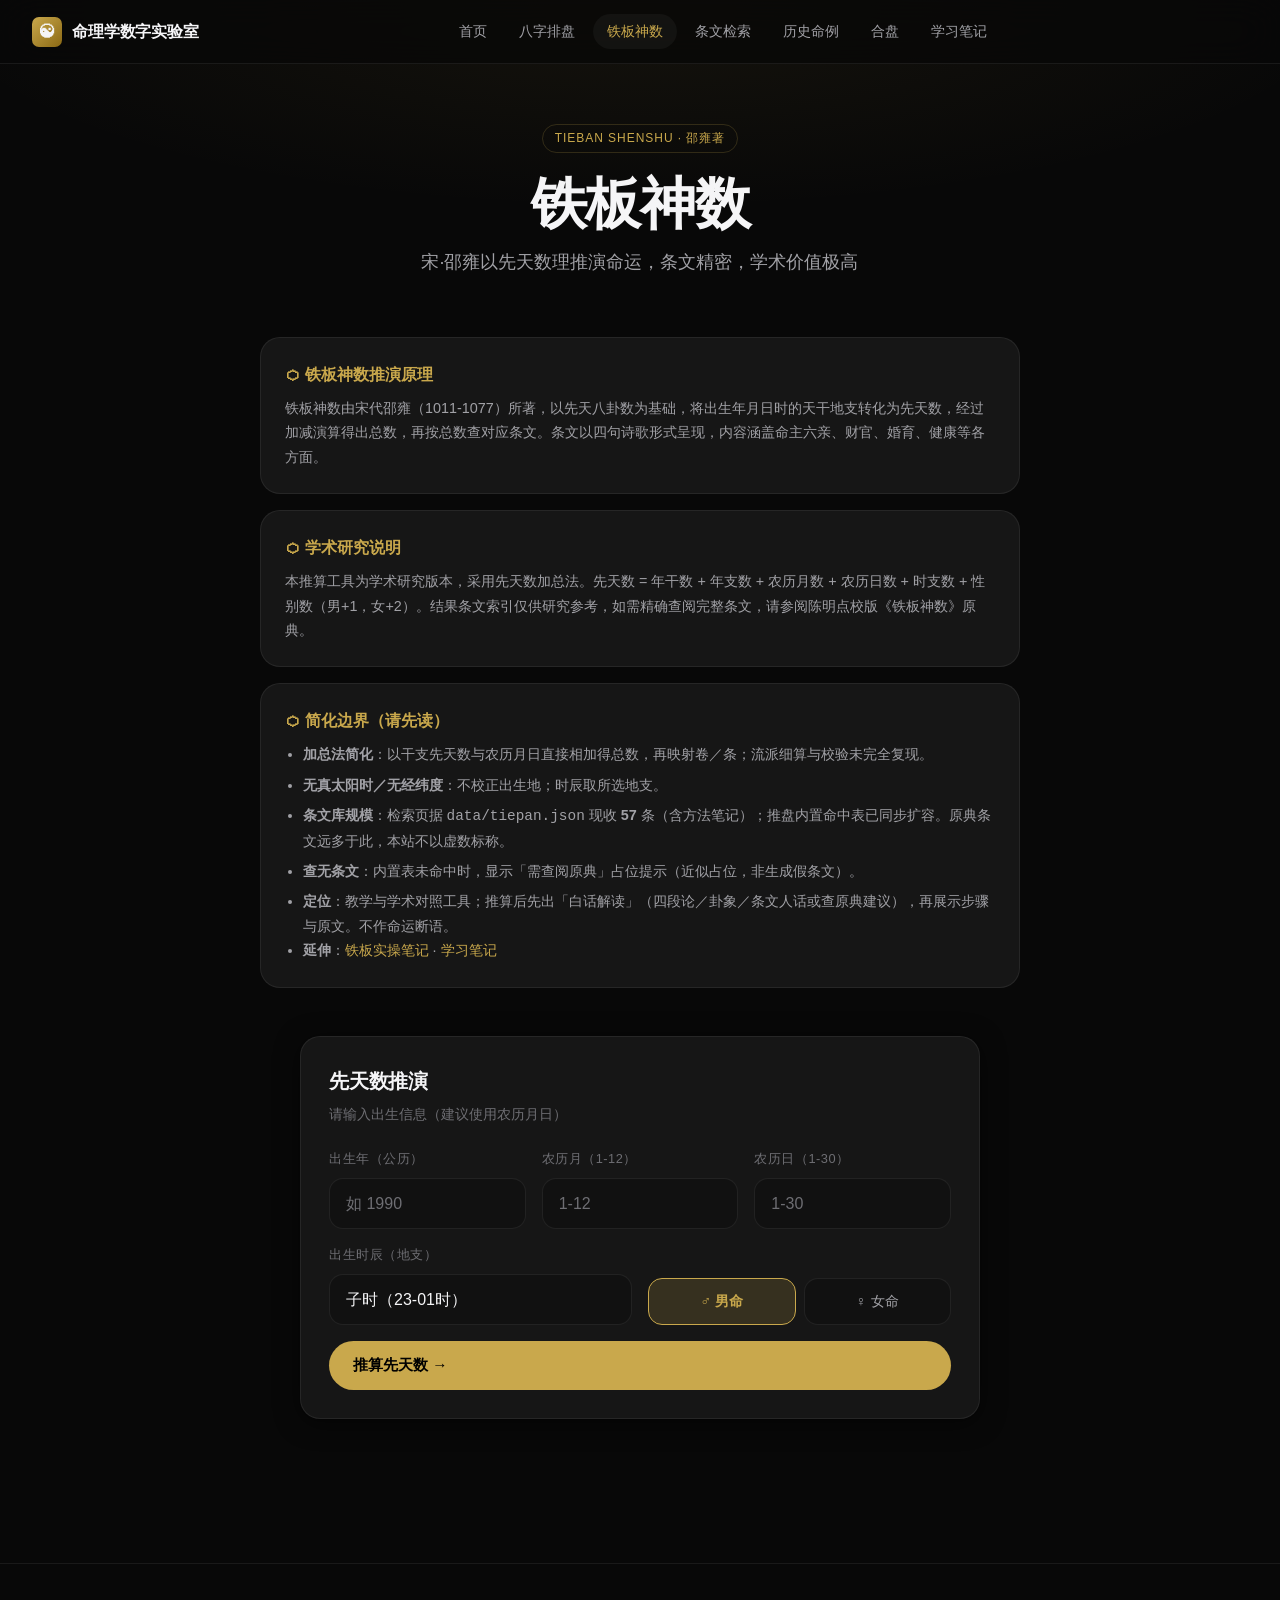
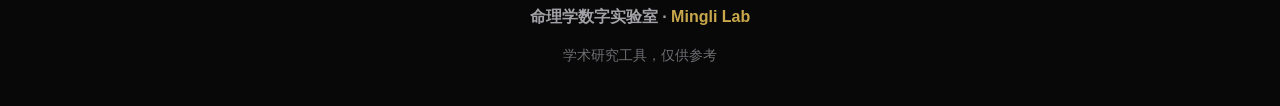
<file: tiepan.html>
<!DOCTYPE html>
<html lang="zh-CN">
<head>
  <meta charset="UTF-8">
  <meta name="viewport" content="width=device-width, initial-scale=1.0">
  <title>铁板神数 · 命理学数字实验室</title>
  <link rel="stylesheet" href="css/style.css">
  <style>
    .input-card { max-width: 680px; margin: 0 auto 48px; }
    .gender-toggle { display: flex; gap: 8px; }
    .gender-btn {
      flex: 1; padding: 11px;
      border-radius: var(--radius-md);
      border: 1px solid var(--border);
      background: var(--bg-secondary);
      color: var(--text-secondary);
      font-size: 0.9rem;
      transition: all var(--duration) var(--ease);
    }
    .gender-btn.active {
      border-color: var(--gold);
      background: var(--gold-dim);
      color: var(--gold);
      font-weight: 600;
    }

    .steps-grid {
      display: flex; flex-direction: column; gap: 12px; margin: 24px 0;
    }
    .step-row {
      display: flex; align-items: center; justify-content: space-between;
      padding: 12px 16px;
      background: var(--bg-secondary);
      border-radius: var(--radius-md);
      border: 1px solid var(--border);
    }
    .step-row.highlight {
      border-color: var(--border-gold);
      background: var(--gold-dim);
    }
    .step-label { font-size: 0.85rem; color: var(--text-secondary); }
    .step-val { font-size: 1.1rem; font-weight: 700; color: var(--text-primary); }
    .step-row.highlight .step-val { color: var(--gold); font-size: 1.3rem; }

    .tiaowen-box {
      background: var(--bg-secondary);
      border: 1px solid var(--border-gold);
      border-radius: var(--radius-lg);
      padding: 28px;
      margin: 24px 0;
      position: relative;
    }
    .tiaowen-box::before {
      content: '"';
      position: absolute;
      top: -16px; left: 24px;
      font-size: 4rem;
      color: var(--gold);
      opacity: 0.3;
      line-height: 1;
      font-family: serif;
    }
    .tiaowen-content {
      font-size: 1.05rem;
      line-height: 2;
      color: var(--text-primary);
      font-family: 'PingFang SC', 'STSong', 'SimSun', serif;
      letter-spacing: 0.05em;
    }
    .tiaowen-note {
      margin-top: 16px;
      padding-top: 16px;
      border-top: 1px solid var(--border);
      font-size: 0.85rem;
      color: var(--text-secondary);
      line-height: 1.7;
    }

    .gua-display {
      display: flex; gap: 16px; margin: 20px 0; flex-wrap: wrap;
    }
    .gua-card {
      flex: 1; min-width: 140px;
      background: var(--bg-secondary);
      border: 1px solid var(--border);
      border-radius: var(--radius-md);
      padding: 16px;
      text-align: center;
    }
    .gua-name { font-size: 2rem; font-weight: 700; color: var(--gold); margin-bottom: 4px; }
    .gua-label { font-size: 0.75rem; color: var(--text-tertiary); }

    .minggua-result {
      background: var(--bg-secondary);
      border: 1px solid var(--border);
      border-radius: var(--radius-md);
      padding: 20px;
    }

    /* 白话解读层：与专业盘面区分开 */
    .vernacular-box {
      margin: 0 0 28px;
      padding: 0;
      background: linear-gradient(165deg, rgba(201,168,76,0.10), rgba(245,245,247,0.04) 42%, var(--bg-secondary));
      border-radius: var(--radius-lg);
      border: 1px solid var(--border-gold);
      box-shadow: 0 0 0 1px rgba(201,168,76,0.08), 0 12px 40px rgba(0,0,0,0.18);
      overflow: hidden;
    }
    .vc-banner {
      padding: 22px 22px 16px;
      border-bottom: 1px solid var(--border);
      background: rgba(201,168,76,0.06);
    }
    .vc-kicker {
      font-size: 0.72rem;
      letter-spacing: 0.12em;
      text-transform: uppercase;
      color: var(--gold);
      font-weight: 600;
      margin-bottom: 8px;
    }
    .vc-title {
      font-size: 1.15rem;
      font-weight: 700;
      color: var(--text-primary);
      margin: 0 0 10px;
      line-height: 1.35;
    }
    .vc-lead {
      font-size: 0.92rem;
      color: var(--text-secondary);
      line-height: 1.75;
      margin: 0;
    }
    .vc-section {
      padding: 18px 22px;
      border-bottom: 1px solid var(--border);
    }
    .vc-section:last-child { border-bottom: none; }
    .vc-h {
      font-size: 0.98rem;
      font-weight: 650;
      color: var(--text-primary);
      margin: 0 0 10px;
      line-height: 1.4;
    }
    .vc-sub {
      display: inline-block;
      margin-left: 6px;
      font-size: 0.75rem;
      font-weight: 500;
      color: var(--text-tertiary);
    }
    .vc-section p {
      font-size: 0.9rem;
      color: var(--text-secondary);
      line-height: 1.8;
      margin: 0 0 10px;
    }
    .vc-section p:last-child { margin-bottom: 0; }

    .vc-ol {
      margin: 0 0 10px 1.2em;
      padding: 0;
      font-size: 0.9rem;
      color: var(--text-secondary);
      line-height: 1.8;
    }
    .vc-ol li { margin-bottom: 8px; }
    .vc-soft {
      font-size: 0.82rem !important;
      color: var(--text-tertiary) !important;
      padding: 10px 12px;
      background: rgba(0,0,0,0.18);
      border-radius: var(--radius-sm);
      border-left: 3px solid var(--gold-dim);
    }
    .vc-term {
      display: inline-block;
      padding: 1px 8px;
      margin: 0 2px;
      border-radius: 999px;
      background: var(--gold-dim);
      color: var(--gold);
      font-weight: 650;
      font-size: 0.86rem;
      border: 1px solid var(--border-gold);
    }
    .vc-role {
      display: inline-block;
      margin: 0 4px 0 2px;
      font-size: 0.78rem;
      color: var(--text-tertiary);
    }
    .vc-role::before { content: "→ "; color: var(--gold); opacity: 0.7; }
    .vc-grid {
      display: grid;
      grid-template-columns: 1fr 1fr;
      gap: 10px;
      margin: 14px 0 8px;
    }
    .vc-card {
      padding: 12px 14px;
      background: rgba(0,0,0,0.16);
      border: 1px solid var(--border);
      border-radius: var(--radius-md);
    }
    .vc-card__head { margin-bottom: 6px; }
    .vc-card__body {
      font-size: 0.82rem !important;
      color: var(--text-secondary) !important;
      line-height: 1.65 !important;
      margin: 0 !important;
    }
    .vc-quote {
      margin: 10px 0 12px;
      padding: 14px 16px;
      border-left: 3px solid var(--gold);
      background: rgba(0,0,0,0.2);
      border-radius: 0 var(--radius-sm) var(--radius-sm) 0;
      font-family: 'PingFang SC', 'STSong', 'SimSun', serif;
      font-size: 0.95rem;
      line-height: 1.9;
      color: var(--text-primary);
      letter-spacing: 0.04em;
    }
    .vc-disclaimer ul {
      margin: 8px 0 0 1.1em;
      padding: 0;
    }
    .vc-disclaimer li {
      font-size: 0.85rem;
      color: var(--text-secondary);
      line-height: 1.7;
      margin-bottom: 6px;
    }
    .raw-panel-label {
      display: flex;
      align-items: baseline;
      justify-content: space-between;
      gap: 12px;
      flex-wrap: wrap;
      margin: 8px 0 16px;
      padding-top: 8px;
      border-top: 1px dashed var(--border);
    }
    .raw-panel-label strong {
      font-size: 0.95rem;
      color: var(--text-primary);
    }
    .raw-panel-label span {
      font-size: 0.78rem;
      color: var(--text-tertiary);
    }
    @media (max-width: 640px) {
      .vc-banner, .vc-section { padding-left: 16px; padding-right: 16px; }
      .vc-grid { grid-template-columns: 1fr; }
      .vc-title { font-size: 1.05rem; }
    }
    .about-tiepan {
      max-width: 760px;
      margin: 0 auto 48px;
    }
    .method-card {
      background: var(--bg-card);
      border: 1px solid var(--border);
      border-radius: var(--radius-lg);
      padding: 24px;
      margin-bottom: 16px;
    }
    .method-card h4 { font-size: 1rem; font-weight: 600; margin-bottom: 8px; color: var(--gold); }
    .method-card p  { font-size: 0.9rem; color: var(--text-secondary); line-height: 1.7; }
  </style>
</head>
<body>

<nav class="nav">
  <div class="nav__logo">
    <div class="nav__logo-icon">☯</div>
    <span>命理学数字实验室</span>
  </div>
  <ul class="nav__links">
    <li><a href="index.html">首页</a></li>
    <li><a href="bazi.html">八字排盘</a></li>
    <li><a href="tiepan.html" class="active">铁板神数</a></li>
    <li><a href="search.html">条文检索</a></li>
    <li><a href="cases.html">历史命例</a></li>
    <li><a href="hepan.html">合盘</a></li>
    <li><a href="notes.html">学习笔记</a></li>
  </ul>
  <div class="nav-toggle"><span></span><span></span><span></span></div>
</nav>

<div class="page-header">
  <div class="page-header__label">TieBan ShenShu · 邵雍著</div>
  <h1 class="display-lg">铁板神数</h1>
  <p class="body-lg text-secondary" style="margin-top:12px; max-width:520px; margin-left:auto; margin-right:auto;">
    宋·邵雍以先天数理推演命运，条文精密，学术价值极高
  </p>
</div>

<main style="padding: 0 0 96px;">
  <div class="container">

    <!-- 简介 -->
    <div class="about-tiepan">
      <div class="method-card">
        <h4>⬡ 铁板神数推演原理</h4>
        <p>铁板神数由宋代邵雍（1011-1077）所著，以先天八卦数为基础，将出生年月日时的天干地支转化为先天数，经过加减演算得出总数，再按总数查对应条文。条文以四句诗歌形式呈现，内容涵盖命主六亲、财官、婚育、健康等各方面。</p>
      </div>
      <div class="method-card">
        <h4>⬡ 学术研究说明</h4>
        <p>本推算工具为学术研究版本，采用先天数加总法。先天数 = 年干数 + 年支数 + 农历月数 + 农历日数 + 时支数 + 性别数（男+1，女+2）。结果条文索引仅供研究参考，如需精确查阅完整条文，请参阅陈明点校版《铁板神数》原典。</p>
      </div>
      <div class="method-card">
        <h4>⬡ 简化边界（请先读）</h4>
        <ul style="margin:8px 0 0 1.1em;padding:0;">
          <li style="font-size:0.9rem;color:var(--text-secondary);line-height:1.7;margin-bottom:6px;"><strong>加总法简化</strong>：以干支先天数与农历月日直接相加得总数，再映射卷／条；流派细算与校验未完全复现。</li>
          <li style="font-size:0.9rem;color:var(--text-secondary);line-height:1.7;margin-bottom:6px;"><strong>无真太阳时／无经纬度</strong>：不校正出生地；时辰取所选地支。</li>
          <li style="font-size:0.9rem;color:var(--text-secondary);line-height:1.7;margin-bottom:6px;"><strong>条文库规模</strong>：检索页据 <code>data/tiepan.json</code> 现收 <strong>57</strong> 条（含方法笔记）；推盘内置命中表已同步扩容。原典条文远多于此，本站不以虚数标称。</li>
          <li style="font-size:0.9rem;color:var(--text-secondary);line-height:1.7;margin-bottom:6px;"><strong>查无条文</strong>：内置表未命中时，显示「需查阅原典」占位提示（近似占位，非生成假条文）。</li>
          <li style="font-size:0.9rem;color:var(--text-secondary);line-height:1.7;"><strong>定位</strong>：教学与学术对照工具；推算后先出「白话解读」（四段论／卦象／条文人话或查原典建议），再展示步骤与原文。不作命运断语。</li>
          <li style="font-size:0.9rem;color:var(--text-secondary);line-height:1.7;"><strong>延伸</strong>：<a href="notes-tiepan.html" style="color:var(--gold)">铁板实操笔记</a> · <a href="notes.html" style="color:var(--gold)">学习笔记</a></li>
        </ul>
      </div>
    </div>

    <!-- 输入表单 -->
    <div class="card input-card">
      <h2 class="headline" style="margin-bottom:6px;">先天数推演</h2>
      <p class="body-sm text-tertiary" style="margin-bottom:24px;">请输入出生信息（建议使用农历月日）</p>

      <div class="form-row" style="margin-bottom:16px;">
        <div class="form-group">
          <label class="form-label">出生年（公历）</label>
          <input class="form-input" id="tp-year" type="number" min="100" max="2100" placeholder="如 1990">
        </div>
        <div class="form-group">
          <label class="form-label">农历月（1-12）</label>
          <input class="form-input" id="tp-month" type="number" min="1" max="12" placeholder="1-12">
        </div>
        <div class="form-group">
          <label class="form-label">农历日（1-30）</label>
          <input class="form-input" id="tp-day" type="number" min="1" max="30" placeholder="1-30">
        </div>
      </div>
      <div class="form-row" style="margin-bottom:16px;">
        <div class="form-group">
          <label class="form-label">出生时辰（地支）</label>
          <select class="form-select" id="tp-hour">
            <option value="子">子时（23-01时）</option>
            <option value="丑">丑时（01-03时）</option>
            <option value="寅">寅时（03-05时）</option>
            <option value="卯">卯时（05-07时）</option>
            <option value="辰">辰时（07-09时）</option>
            <option value="巳">巳时（09-11时）</option>
            <option value="午">午时（11-13时）</option>
            <option value="未">未时（13-15时）</option>
            <option value="申">申时（15-17时）</option>
            <option value="酉">酉时（17-19时）</option>
            <option value="戌">戌时（19-21时）</option>
            <option value="亥">亥时（21-23时）</option>
          </select>
        </div>
        <div class="form-group" style="justify-content:flex-end; align-self:flex-end;">
          <div class="gender-toggle">
            <button class="gender-btn active" data-gender="male">♂ 男命</button>
            <button class="gender-btn" data-gender="female">♀ 女命</button>
          </div>
        </div>
      </div>

      <button class="btn btn-primary" id="btn-tp-calc" style="width:100%">推算先天数 →</button>
    </div>

    <!-- 结果 -->
    <div id="tp-result" class="hidden" style="max-width:760px; margin:0 auto;">
      <div class="result-panel">
        <div style="display:flex;justify-content:space-between;align-items:center;margin-bottom:20px;flex-wrap:wrap;gap:12px;">
          <h2 class="headline" style="margin:0;">推算结果</h2>
          <button class="btn btn-ghost" type="button" onclick="copyTiepan()">复制摘要</button>
        </div>

        <!-- 白话解读：放在步骤／术语之前 -->
        <div class="vernacular-box" id="tp-vernacular-box" style="margin-bottom:28px;">
          <div id="tp-vernacular"></div>
        </div>

        <div class="raw-panel-label">
          <strong>推算细节与原典条文</strong>
          <span>数字步骤、卦象与原文在此</span>
        </div>

        <!-- 步骤展示 -->
        <p class="caption text-tertiary" style="margin-bottom:12px;">推算步骤</p>
        <div class="steps-grid" id="tp-steps"></div>

        <!-- 卦象 -->
        <p class="caption text-tertiary" style="margin-top:24px;margin-bottom:12px;">卦象推演</p>
        <div class="gua-display" id="tp-gua"></div>

        <!-- 条文 -->
        <p class="caption text-tertiary" style="margin-top:24px;margin-bottom:4px;" id="tp-tiao-label"></p>
        <div class="tiaowen-box">
          <div class="tiaowen-content" id="tp-content"></div>
          <div class="tiaowen-note" id="tp-note"></div>
        </div>

        <p class="body-sm text-tertiary" style="margin-top:16px; padding:12px; background:var(--bg-secondary); border-radius:var(--radius-sm);">
          ⓘ 原典条文远多于此。本站 <code>data/tiepan.json</code> 现收精选约 57 条（含方法／验证笔记）；未命中时仅提示查阅原典，不编造条文。完整内容请参阅邵雍著、陈明点校《铁板神数》。
        </p>
      </div>

      <!-- 命卦 -->
      <div class="result-panel" style="margin-top:24px;">
        <h3 class="headline" style="margin-bottom:16px;">命卦（先天八卦命卦）</h3>
        <div class="minggua-result" id="tp-minggua"></div>
      </div>
    </div>

  </div>
</main>

<footer class="footer">
  <div class="container">
    <div class="footer__logo">命理学数字实验室 · <em>Mingli Lab</em></div>
    <p>学术研究工具，仅供参考</p>
  </div>
</footer>

<script src="js/tiepan.js"></script>
<script src="js/vernacular.js"></script>
<script src="js/main.js"></script>
<script>
  let isMale = true;
  let currentTP = null;

  document.querySelectorAll('.gender-btn').forEach(btn => {
    btn.addEventListener('click', () => {
      document.querySelectorAll('.gender-btn').forEach(b => b.classList.remove('active'));
      btn.classList.add('active');
      isMale = btn.dataset.gender === 'male';
    });
  });

  document.getElementById('btn-tp-calc').addEventListener('click', doCalc);

  function doCalc() {
    const year  = +document.getElementById('tp-year').value;
    const month = +document.getElementById('tp-month').value;
    const day   = +document.getElementById('tp-day').value;
    const hour  = document.getElementById('tp-hour').value;

    if (!year || !month || !day) { ML.toast('请填写完整信息', 'error'); return; }

    // 从年份推算年干支
    const TG = ['甲','乙','丙','丁','戊','己','庚','辛','壬','癸'];
    const DZ = ['子','丑','寅','卯','辰','巳','午','未','申','酉','戌','亥'];
    const yearStem   = TG[(year - 4 + 4000) % 10];
    const yearBranch = DZ[(year - 4 + 4000) % 12];

    const r = TIEPAN.calculate(yearStem, yearBranch, month, day, hour, isMale);
    currentTP = r;
    renderTP(r, year);
    document.getElementById('tp-result').classList.remove('hidden');
    document.getElementById('tp-result').scrollIntoView({ behavior: 'smooth', block: 'start' });
  }

  function renderTP(r, year) {
    // 命卦先算，供白话层引用
    const mg = TIEPAN.calcMingGua(year, r.male);
    document.getElementById('tp-vernacular').innerHTML = VERNACULAR.renderTiepan(r, mg);

    // 步骤
    const stepsEl = document.getElementById('tp-steps');
    stepsEl.innerHTML = r.steps.map(s => `
      <div class="step-row ${s.highlight ? 'highlight' : ''}">
        <div class="step-label">
          ${s.label}
          ${s.note ? `<span class="text-tertiary" style="margin-left:8px;font-size:0.75rem">${s.note}</span>` : ''}
          ${s.stem ? `<span class="text-gold" style="margin-left:8px;">${s.stem}</span>` : ''}
          ${s.branch ? `<span class="text-secondary" style="margin-left:8px;">${s.branch}</span>` : ''}
        </div>
        <div class="step-val">${s.value}</div>
      </div>
    `).join('');

    // 卦
    const guaEl = document.getElementById('tp-gua');
    guaEl.innerHTML = `
      <div class="gua-card">
        <div class="gua-name">${r.guaName}</div>
        <div class="gua-label">本卦</div>
      </div>
      <div class="gua-card">
        <div class="gua-name">${r.bianGuaName}</div>
        <div class="gua-label">变卦</div>
      </div>
      <div class="gua-card" style="border-color:var(--border-gold)">
        <div style="font-size:1.4rem;font-weight:700;color:var(--gold);margin-bottom:4px;">第${r.juanNum}卷</div>
        <div class="gua-label">卷号</div>
      </div>
      <div class="gua-card" style="border-color:var(--border-gold)">
        <div style="font-size:1.4rem;font-weight:700;color:var(--gold);margin-bottom:4px;">第${r.tiaoNum}条</div>
        <div class="gua-label">条文号</div>
      </div>
    `;

    // 条文
    document.getElementById('tp-tiao-label').textContent =
      `${r.tiaowen.text} · ${r.tiaowen.category}`;
    document.getElementById('tp-content').textContent = r.tiaowen.content;
    document.getElementById('tp-note').textContent = r.tiaowen.note;

    // 命卦（mg 已在白话层计算）
    document.getElementById('tp-minggua').innerHTML = `
      <div style="display:flex;gap:24px;align-items:center;flex-wrap:wrap;">
        <div style="text-align:center;">
          <div style="font-size:3rem;font-weight:700;color:var(--gold);line-height:1;">${mg.guaName}</div>
          <div class="caption text-tertiary" style="margin-top:4px;">命卦</div>
        </div>
        <div style="display:flex;flex-direction:column;gap:8px;flex:1;">
          <div style="display:flex;justify-content:space-between;padding:8px 0;border-bottom:1px solid var(--border);">
            <span class="text-secondary">卦号</span>
            <span>${mg.guaNum}</span>
          </div>
          <div style="display:flex;justify-content:space-between;padding:8px 0;border-bottom:1px solid var(--border);">
            <span class="text-secondary">五行</span>
            <span style="color:${ML.WX_COLOR[mg.wx]}">${mg.wx}</span>
          </div>
          <div style="display:flex;justify-content:space-between;padding:8px 0;border-bottom:1px solid var(--border);">
            <span class="text-secondary">吉方</span>
            <span>${mg.direction}</span>
          </div>
          <div style="display:flex;justify-content:space-between;padding:8px 0;">
            <span class="text-secondary">命类</span>
            <span class="tag tag-gold">${mg.type}</span>
          </div>
        </div>
      </div>
    `;
  }

  function copyTiepan() {
    if (!currentTP) return;
    const r = currentTP;
    const text = `命理实验室 · 铁板白话摘要（固定模板·非AI）
参数：${r.yearStem}${r.yearBranch}年 农历${r.month}月${r.day}日 时支${r.hourBranch} ${r.male?'男':'女'}命
先天总数：${r.totalNum} → 第${r.juanNum}卷第${r.tiaoNum}条
本卦／变卦：${r.guaName} → ${r.bianGuaName}
条文：${(r.tiaowen && (r.tiaowen.text || r.tiaowen.title)) || ''}（${(r.tiaowen && r.tiaowen.category) || ''}）
白话：${(r.tiaowen && r.tiaowen.plain) || '（库内未收正文时仅有卷／条索引）'}
读法：参数→数字→条文→用已知事实验证。非算命承诺。
https://wangdw.xyz/mingli-lab/tiepan.html`;
    ML.copyToClipboard(text);
    if (ML.toast) ML.toast('已复制白话摘要', 'ok');
  }
</script>
</body>
</html>
</file>
<file: css/style.css>
/* ============================================================
   命理学数字实验室 — Global Styles
   Design: Apple-inspired · Dark Black-Gold Theme
   ============================================================ */

/* ── CSS Variables ────────────────────────────────────────── */
:root {
  --bg-primary:      #080808;
  --bg-secondary:    #111111;
  --bg-card:         #161616;
  --bg-card-hover:   #1e1e1e;
  --bg-glass:        rgba(255, 255, 255, 0.04);
  --bg-glass-hover:  rgba(255, 255, 255, 0.07);

  --gold:            #C9A84C;
  --gold-light:      #E8C97A;
  --gold-dim:        rgba(201, 168, 76, 0.18);
  --gold-border:     rgba(201, 168, 76, 0.25);

  --text-primary:    #F5F5F7;
  --text-secondary:  #A1A1A6;
  --text-tertiary:   #6E6E73;
  --text-gold:       #C9A84C;

  --border:          rgba(255, 255, 255, 0.07);
  --border-gold:     rgba(201, 168, 76, 0.2);

  --radius-sm:   8px;
  --radius-md:   14px;
  --radius-lg:   20px;
  --radius-xl:   28px;
  --radius-pill: 999px;

  --shadow-card:  0 4px 24px rgba(0, 0, 0, 0.5), 0 1px 3px rgba(0, 0, 0, 0.3);
  --shadow-gold:  0 0 30px rgba(201, 168, 76, 0.12);
  --shadow-glow:  0 0 60px rgba(201, 168, 76, 0.08);

  --ease:         cubic-bezier(0.4, 0, 0.2, 1);
  --ease-spring:  cubic-bezier(0.34, 1.56, 0.64, 1);
  --duration:     0.28s;

  --nav-h:        64px;
  --content-w:    1100px;
  --section-gap:  96px;
}

/* ── Reset ────────────────────────────────────────────────── */
*, *::before, *::after { box-sizing: border-box; margin: 0; padding: 0; }

html {
  font-size: 16px;
  -webkit-font-smoothing: antialiased;
  -moz-osx-font-smoothing: grayscale;
  scroll-behavior: smooth;
}

body {
  background: var(--bg-primary);
  color: var(--text-primary);
  font-family: -apple-system, 'SF Pro Text', 'PingFang SC', 'Helvetica Neue', sans-serif;
  line-height: 1.6;
  min-height: 100vh;
  overflow-x: hidden;
}

img { display: block; max-width: 100%; }
a  { color: inherit; text-decoration: none; }
button { cursor: pointer; border: none; background: none; font: inherit; color: inherit; }
input, select, textarea { font: inherit; color: inherit; }

/* ── Typography ───────────────────────────────────────────── */
.display-xl {
  font-size: clamp(3rem, 7vw, 6rem);
  font-weight: 700;
  letter-spacing: -0.03em;
  line-height: 1.05;
  font-family: -apple-system, 'SF Pro Display', 'PingFang SC', sans-serif;
}
.display-lg {
  font-size: clamp(2rem, 5vw, 3.5rem);
  font-weight: 700;
  letter-spacing: -0.025em;
  line-height: 1.1;
  font-family: -apple-system, 'SF Pro Display', 'PingFang SC', sans-serif;
}
.display-md {
  font-size: clamp(1.5rem, 3vw, 2.2rem);
  font-weight: 600;
  letter-spacing: -0.02em;
  line-height: 1.2;
}
.headline {
  font-size: 1.25rem;
  font-weight: 600;
  letter-spacing: -0.01em;
}
.body-lg  { font-size: 1.125rem; line-height: 1.7; }
.body-md  { font-size: 1rem;     line-height: 1.65; }
.body-sm  { font-size: 0.875rem; line-height: 1.6; }
.caption  { font-size: 0.75rem;  letter-spacing: 0.04em; text-transform: uppercase; }

.text-gold      { color: var(--gold); }
.text-secondary { color: var(--text-secondary); }
.text-tertiary  { color: var(--text-tertiary); }
.text-center    { text-align: center; }

/* ── Layout ───────────────────────────────────────────────── */
.container {
  max-width: var(--content-w);
  margin: 0 auto;
  padding: 0 24px;
}
.section { padding: var(--section-gap) 0; }

/* ── Navigation ───────────────────────────────────────────── */
.nav {
  position: fixed;
  top: 0; left: 0; right: 0;
  z-index: 100;
  height: var(--nav-h);
  display: flex;
  align-items: center;
  padding: 0 32px;
  background: rgba(8, 8, 8, 0.8);
  backdrop-filter: blur(20px) saturate(180%);
  -webkit-backdrop-filter: blur(20px) saturate(180%);
  border-bottom: 1px solid var(--border);
  transition: border-color var(--duration) var(--ease);
}
.nav__logo {
  display: flex;
  align-items: center;
  gap: 10px;
  font-size: 1rem;
  font-weight: 600;
  letter-spacing: -0.01em;
  white-space: nowrap;
}
.nav__logo-icon {
  width: 30px; height: 30px;
  background: linear-gradient(135deg, var(--gold), #8B6914);
  border-radius: 7px;
  display: grid;
  place-items: center;
  font-size: 0.85rem;
}
.nav__links {
  display: flex;
  align-items: center;
  gap: 4px;
  margin: 0 auto;
  list-style: none;
}
.nav__links a {
  display: block;
  padding: 6px 14px;
  border-radius: var(--radius-pill);
  font-size: 0.9rem;
  color: var(--text-secondary);
  transition: color var(--duration) var(--ease), background var(--duration) var(--ease);
}
.nav__links a:hover,
.nav__links a.active {
  color: var(--text-primary);
  background: var(--bg-glass);
}
.nav__links a.active { color: var(--gold); }

/* ── Hero Section ─────────────────────────────────────────── */
.hero {
  min-height: 100vh;
  display: flex;
  flex-direction: column;
  justify-content: center;
  align-items: center;
  text-align: center;
  padding: calc(var(--nav-h) + 40px) 24px 80px;
  position: relative;
  overflow: hidden;
}
.hero__bg {
  position: absolute;
  inset: 0;
  background:
    radial-gradient(ellipse 80% 60% at 50% -10%, rgba(201,168,76,0.08) 0%, transparent 70%),
    radial-gradient(ellipse 60% 40% at 80% 80%, rgba(201,168,76,0.04) 0%, transparent 60%);
  pointer-events: none;
}
.hero__eyebrow {
  display: inline-flex;
  align-items: center;
  gap: 8px;
  padding: 5px 14px;
  border: 1px solid var(--border-gold);
  border-radius: var(--radius-pill);
  font-size: 0.8rem;
  color: var(--gold);
  letter-spacing: 0.06em;
  text-transform: uppercase;
  margin-bottom: 28px;
  animation: fadeUp 0.6s var(--ease) both;
}
.hero__eyebrow::before {
  content: '';
  width: 6px; height: 6px;
  background: var(--gold);
  border-radius: 50%;
  animation: pulse 2s ease infinite;
}
.hero__title {
  margin-bottom: 24px;
  animation: fadeUp 0.6s 0.1s var(--ease) both;
}
.hero__title em {
  font-style: normal;
  background: linear-gradient(135deg, var(--gold-light), var(--gold));
  -webkit-background-clip: text;
  -webkit-text-fill-color: transparent;
  background-clip: text;
}
.hero__subtitle {
  max-width: 560px;
  margin: 0 auto 48px;
  color: var(--text-secondary);
  font-size: 1.125rem;
  line-height: 1.7;
  animation: fadeUp 0.6s 0.2s var(--ease) both;
}
.hero__actions {
  display: flex;
  gap: 12px;
  justify-content: center;
  flex-wrap: wrap;
  animation: fadeUp 0.6s 0.3s var(--ease) both;
}

/* ── Buttons ──────────────────────────────────────────────── */
.btn {
  display: inline-flex;
  align-items: center;
  gap: 8px;
  padding: 12px 24px;
  border-radius: var(--radius-pill);
  font-size: 0.95rem;
  font-weight: 500;
  transition: all var(--duration) var(--ease);
  white-space: nowrap;
}
.btn-primary {
  background: var(--gold);
  color: #000;
  font-weight: 600;
}
.btn-primary:hover {
  background: var(--gold-light);
  transform: translateY(-1px);
  box-shadow: 0 8px 24px rgba(201, 168, 76, 0.35);
}
.btn-secondary {
  background: var(--bg-glass);
  border: 1px solid var(--border);
  color: var(--text-primary);
  backdrop-filter: blur(10px);
}
.btn-secondary:hover {
  background: var(--bg-glass-hover);
  border-color: var(--border-gold);
  transform: translateY(-1px);
}
.btn-ghost {
  color: var(--gold);
  border: 1px solid var(--border-gold);
}
.btn-ghost:hover {
  background: var(--gold-dim);
  transform: translateY(-1px);
}

/* ── Cards ────────────────────────────────────────────────── */
.card {
  background: var(--bg-card);
  border: 1px solid var(--border);
  border-radius: var(--radius-lg);
  padding: 28px;
  transition: all var(--duration) var(--ease);
  box-shadow: var(--shadow-card);
}
.card:hover {
  border-color: var(--border-gold);
  background: var(--bg-card-hover);
  transform: translateY(-2px);
  box-shadow: var(--shadow-card), var(--shadow-gold);
}
.card-glass {
  background: var(--bg-glass);
  backdrop-filter: blur(20px);
  -webkit-backdrop-filter: blur(20px);
  border: 1px solid var(--border);
  border-radius: var(--radius-lg);
  padding: 28px;
}

/* ── Feature Grid ─────────────────────────────────────────── */
.feature-grid {
  display: grid;
  grid-template-columns: repeat(auto-fit, minmax(240px, 1fr));
  gap: 16px;
}
.feature-card {
  background: var(--bg-card);
  border: 1px solid var(--border);
  border-radius: var(--radius-lg);
  padding: 28px 24px;
  transition: all var(--duration) var(--ease);
  text-decoration: none;
  display: flex;
  flex-direction: column;
  gap: 12px;
}
.feature-card:hover {
  border-color: var(--border-gold);
  background: var(--bg-card-hover);
  transform: translateY(-3px);
  box-shadow: var(--shadow-card), var(--shadow-gold);
}
.feature-card__icon {
  width: 48px; height: 48px;
  background: var(--gold-dim);
  border: 1px solid var(--border-gold);
  border-radius: var(--radius-md);
  display: grid;
  place-items: center;
  font-size: 1.4rem;
}
.feature-card__title {
  font-size: 1.1rem;
  font-weight: 600;
  color: var(--text-primary);
}
.feature-card__desc {
  font-size: 0.875rem;
  color: var(--text-secondary);
  line-height: 1.6;
}
.feature-card__arrow {
  margin-top: auto;
  color: var(--gold);
  font-size: 1.1rem;
  transition: transform var(--duration) var(--ease-spring);
}
.feature-card:hover .feature-card__arrow { transform: translateX(4px); }

/* ── Page Header ──────────────────────────────────────────── */
.page-header {
  padding: calc(var(--nav-h) + 60px) 0 60px;
  text-align: center;
  position: relative;
}
.page-header::before {
  content: '';
  position: absolute;
  top: 0; left: 0; right: 0;
  height: 300px;
  background: radial-gradient(ellipse 80% 100% at 50% 0%, rgba(201,168,76,0.07) 0%, transparent 70%);
  pointer-events: none;
}
.page-header__label {
  display: inline-block;
  padding: 4px 12px;
  border: 1px solid var(--border-gold);
  border-radius: var(--radius-pill);
  font-size: 0.75rem;
  color: var(--gold);
  letter-spacing: 0.08em;
  text-transform: uppercase;
  margin-bottom: 20px;
}

/* ── Divider ──────────────────────────────────────────────── */
.divider {
  width: 48px; height: 2px;
  background: linear-gradient(90deg, var(--gold), transparent);
  margin: 0 auto 32px;
}

/* ── Form Elements ────────────────────────────────────────── */
.form-group {
  display: flex;
  flex-direction: column;
  gap: 8px;
}
.form-label {
  font-size: 0.8rem;
  color: var(--text-tertiary);
  letter-spacing: 0.04em;
  text-transform: uppercase;
}
.form-input,
.form-select {
  background: var(--bg-secondary);
  border: 1px solid var(--border);
  border-radius: var(--radius-md);
  padding: 12px 16px;
  font-size: 1rem;
  color: var(--text-primary);
  width: 100%;
  transition: border-color var(--duration) var(--ease), box-shadow var(--duration) var(--ease);
  -webkit-appearance: none;
  appearance: none;
}
.form-input:focus,
.form-select:focus {
  outline: none;
  border-color: var(--gold);
  box-shadow: 0 0 0 3px rgba(201, 168, 76, 0.12);
}
.form-input::placeholder { color: var(--text-tertiary); }
.form-row {
  display: grid;
  grid-template-columns: repeat(auto-fit, minmax(160px, 1fr));
  gap: 16px;
}

/* ── Result Panel ─────────────────────────────────────────── */
.result-panel {
  background: var(--bg-card);
  border: 1px solid var(--border-gold);
  border-radius: var(--radius-xl);
  padding: 40px;
  box-shadow: var(--shadow-gold);
  animation: fadeUp 0.4s var(--ease) both;
}

/* ── Pillars Grid (八字) ──────────────────────────────────── */
.pillars {
  display: grid;
  grid-template-columns: repeat(4, 1fr);
  gap: 12px;
  margin: 32px 0;
}
.pillar {
  background: var(--bg-secondary);
  border: 1px solid var(--border);
  border-radius: var(--radius-lg);
  padding: 20px 16px;
  text-align: center;
  transition: border-color var(--duration) var(--ease);
}
.pillar:hover { border-color: var(--border-gold); }
.pillar__label {
  font-size: 0.7rem;
  color: var(--text-tertiary);
  letter-spacing: 0.06em;
  text-transform: uppercase;
  margin-bottom: 12px;
}
.pillar__stem {
  font-size: 2.2rem;
  font-weight: 700;
  color: var(--gold);
  line-height: 1;
  margin-bottom: 4px;
}
.pillar__branch {
  font-size: 2.2rem;
  font-weight: 700;
  color: var(--text-primary);
  line-height: 1;
  margin-bottom: 12px;
}
.pillar__element {
  font-size: 0.75rem;
  color: var(--text-secondary);
  line-height: 1.5;
}

/* ── Element Colors ───────────────────────────────────────── */
.el-wood  { color: #4ade80; }
.el-fire  { color: #f87171; }
.el-earth { color: #fbbf24; }
.el-metal { color: #e2e8f0; }
.el-water { color: #60a5fa; }

/* ── Tags / Badges ────────────────────────────────────────── */
.tag {
  display: inline-flex;
  align-items: center;
  padding: 3px 10px;
  border-radius: var(--radius-pill);
  font-size: 0.75rem;
  font-weight: 500;
  background: var(--bg-glass);
  border: 1px solid var(--border);
  color: var(--text-secondary);
}
.tag-gold {
  background: var(--gold-dim);
  border-color: var(--border-gold);
  color: var(--gold);
}

/* ── Stats Row ────────────────────────────────────────────── */
.stats {
  display: grid;
  grid-template-columns: repeat(auto-fit, minmax(120px, 1fr));
  gap: 1px;
  background: var(--border);
  border-radius: var(--radius-lg);
  overflow: hidden;
  margin: 32px 0;
}
.stat {
  background: var(--bg-card);
  padding: 24px 20px;
  text-align: center;
}
.stat__num {
  font-size: 2rem;
  font-weight: 700;
  color: var(--gold);
  letter-spacing: -0.02em;
  line-height: 1;
  margin-bottom: 6px;
}
.stat__label {
  font-size: 0.8rem;
  color: var(--text-tertiary);
}

/* ── Table ────────────────────────────────────────────────── */
.table-wrap { overflow-x: auto; }
table {
  width: 100%;
  border-collapse: collapse;
  font-size: 0.9rem;
}
th {
  text-align: left;
  padding: 10px 16px;
  font-size: 0.75rem;
  color: var(--text-tertiary);
  letter-spacing: 0.04em;
  text-transform: uppercase;
  border-bottom: 1px solid var(--border);
  font-weight: 500;
}
td {
  padding: 14px 16px;
  border-bottom: 1px solid var(--border);
  color: var(--text-secondary);
  vertical-align: top;
}
tr:last-child td { border-bottom: none; }
tr:hover td {
  background: var(--bg-glass);
  color: var(--text-primary);
}

/* ── Search ───────────────────────────────────────────────── */
.search-wrap {
  position: relative;
  max-width: 680px;
  margin: 0 auto;
}
.search-icon {
  position: absolute;
  left: 18px;
  top: 50%; transform: translateY(-50%);
  color: var(--text-tertiary);
  font-size: 1rem;
  pointer-events: none;
}
.search-input {
  background: var(--bg-card);
  border: 1px solid var(--border);
  border-radius: var(--radius-pill);
  padding: 14px 20px 14px 48px;
  font-size: 1rem;
  color: var(--text-primary);
  width: 100%;
  transition: all var(--duration) var(--ease);
}
.search-input:focus {
  outline: none;
  border-color: var(--gold);
  box-shadow: 0 0 0 3px rgba(201, 168, 76, 0.12);
}
.search-input::placeholder { color: var(--text-tertiary); }

/* ── Footer ───────────────────────────────────────────────── */
.footer {
  border-top: 1px solid var(--border);
  padding: 40px 0;
  text-align: center;
  color: var(--text-tertiary);
  font-size: 0.85rem;
}
.footer__logo {
  font-size: 1rem;
  font-weight: 600;
  color: var(--text-secondary);
  margin-bottom: 16px;
}
.footer em {
  font-style: normal;
  color: var(--gold);
}

/* ── Loader / Skeleton ────────────────────────────────────── */
.skeleton {
  background: linear-gradient(90deg, var(--bg-card) 25%, var(--bg-card-hover) 50%, var(--bg-card) 75%);
  background-size: 200% 100%;
  animation: shimmer 1.5s infinite;
  border-radius: var(--radius-sm);
}
.spinner {
  width: 24px; height: 24px;
  border: 2px solid var(--border);
  border-top-color: var(--gold);
  border-radius: 50%;
  animation: spin 0.6s linear infinite;
  margin: 40px auto;
}

/* ── Scrollbar ────────────────────────────────────────────── */
::-webkit-scrollbar { width: 6px; height: 6px; }
::-webkit-scrollbar-track { background: transparent; }
::-webkit-scrollbar-thumb { background: var(--border); border-radius: 3px; }
::-webkit-scrollbar-thumb:hover { background: var(--gold-dim); }

/* ── Animations ───────────────────────────────────────────── */
@keyframes fadeUp {
  from { opacity: 0; transform: translateY(16px); }
  to   { opacity: 1; transform: translateY(0); }
}
@keyframes fadeIn {
  from { opacity: 0; }
  to   { opacity: 1; }
}
@keyframes pulse {
  0%, 100% { opacity: 1; }
  50%       { opacity: 0.4; }
}
@keyframes spin {
  to { transform: rotate(360deg); }
}
@keyframes shimmer {
  to { background-position: -200% 0; }
}
@keyframes goldPulse {
  0%, 100% { box-shadow: 0 0 20px rgba(201,168,76,0.15); }
  50%       { box-shadow: 0 0 40px rgba(201,168,76,0.3); }
}

/* ── Utility ──────────────────────────────────────────────── */
.hidden   { display: none !important; }
.sr-only  { position: absolute; width: 1px; height: 1px; overflow: hidden; clip: rect(0,0,0,0); }
.mt-4  { margin-top: 1rem; }
.mt-8  { margin-top: 2rem; }
.mt-12 { margin-top: 3rem; }
.mb-4  { margin-bottom: 1rem; }
.mb-8  { margin-bottom: 2rem; }
.gap-8 { gap: 2rem; }
.flex  { display: flex; }
.items-center { align-items: center; }
.justify-between { justify-content: space-between; }
.grid-2 { display: grid; grid-template-columns: 1fr 1fr; gap: 24px; }
.grid-3 { display: grid; grid-template-columns: repeat(3, 1fr); gap: 20px; }

/* ── Responsive ───────────────────────────────────────────── */
@media (max-width: 768px) {
  :root {
    --section-gap: 64px;
    --nav-h: 56px;
  }
  .nav { padding: 0 20px; }
  .nav__links { display: none; }
  .container { padding: 0 16px; }
  .pillars { grid-template-columns: repeat(2, 1fr); }
  .grid-2, .grid-3 { grid-template-columns: 1fr; }
  .result-panel { padding: 24px; }
  .hero__actions { flex-direction: column; align-items: center; }

  /* Mobile Nav Toggle */
  .nav-toggle {
    display: flex;
    flex-direction: column;
    gap: 5px;
    margin-left: auto;
    cursor: pointer;
    padding: 4px;
  }
  .nav-toggle span {
    width: 22px; height: 2px;
    background: var(--text-secondary);
    border-radius: 2px;
    transition: all var(--duration) var(--ease);
  }
}
@media (min-width: 769px) { .nav-toggle { display: none; } }

/* ── 实用层：三步路径 / 下一步 / 术语悬停 / 合盘 ── */
.path-steps {
  display: grid;
  grid-template-columns: repeat(3, 1fr);
  gap: 16px;
  max-width: 900px;
  margin: 48px auto 0;
}
.path-step {
  background: var(--bg-card);
  border: 1px solid var(--border);
  border-radius: var(--radius-lg);
  padding: 22px 20px;
  text-align: left;
  position: relative;
}
.path-step__num {
  font-size: 0.72rem;
  letter-spacing: 0.14em;
  color: var(--gold);
  font-weight: 700;
  margin-bottom: 10px;
}
.path-step__title {
  font-size: 1.05rem;
  font-weight: 700;
  color: var(--text-primary);
  margin-bottom: 8px;
}
.path-step__desc {
  font-size: 0.85rem;
  color: var(--text-secondary);
  line-height: 1.65;
  margin-bottom: 14px;
}
.path-step__cta {
  display: inline-flex;
  align-items: center;
  gap: 6px;
  font-size: 0.85rem;
  font-weight: 600;
  color: var(--gold);
  text-decoration: none;
}
.path-step__cta:hover { text-decoration: underline; }

.next-steps {
  margin: 20px 0 8px;
  padding: 18px 20px;
  background: var(--bg-secondary);
  border: 1px dashed var(--border-gold);
  border-radius: var(--radius-lg);
}
.next-steps__title {
  font-size: 0.92rem;
  font-weight: 700;
  color: var(--text-primary);
  margin: 0 0 12px;
}
.next-steps__grid {
  display: grid;
  grid-template-columns: repeat(auto-fit, minmax(160px, 1fr));
  gap: 10px;
}
.next-steps__btn {
  display: block;
  text-align: left;
  padding: 12px 14px;
  border-radius: var(--radius-md);
  border: 1px solid var(--border);
  background: var(--bg-card);
  color: var(--text-primary);
  text-decoration: none;
  cursor: pointer;
  font: inherit;
  transition: all var(--duration) var(--ease);
}
.next-steps__btn:hover {
  border-color: var(--border-gold);
  background: var(--bg-card-hover);
  transform: translateY(-1px);
}
.next-steps__btn strong {
  display: block;
  font-size: 0.88rem;
  margin-bottom: 4px;
  color: var(--gold);
}
.next-steps__btn span {
  display: block;
  font-size: 0.75rem;
  color: var(--text-tertiary);
  line-height: 1.45;
}

.vc-term[title], .vc-term[data-tip] {
  cursor: help;
  border-bottom: 1px dotted rgba(201,168,76,0.55);
}
.vc-life {
  display: grid;
  grid-template-columns: 1fr;
  gap: 10px;
  margin-top: 8px;
}
.vc-life__item {
  padding: 12px 14px;
  background: rgba(0,0,0,0.16);
  border-radius: var(--radius-sm);
  border-left: 3px solid var(--gold);
}
.vc-life__item strong {
  display: block;
  font-size: 0.82rem;
  color: var(--gold);
  margin-bottom: 4px;
}
.vc-life__item p {
  margin: 0 !important;
  font-size: 0.86rem !important;
  line-height: 1.7;
}

.search-tips {
  display: flex;
  flex-wrap: wrap;
  gap: 8px;
  justify-content: center;
  margin: 16px 0 0;
}
.search-tip {
  padding: 6px 12px;
  border-radius: var(--radius-pill);
  border: 1px solid var(--border);
  background: transparent;
  color: var(--text-secondary);
  font-size: 0.78rem;
  cursor: pointer;
}
.search-tip:hover {
  border-color: var(--border-gold);
  color: var(--gold);
}

.hepan-grid {
  display: grid;
  grid-template-columns: 1fr 1fr;
  gap: 20px;
}
@media (max-width: 768px) {
  .path-steps { grid-template-columns: 1fr; }
  .hepan-grid { grid-template-columns: 1fr; }
}
</file>
